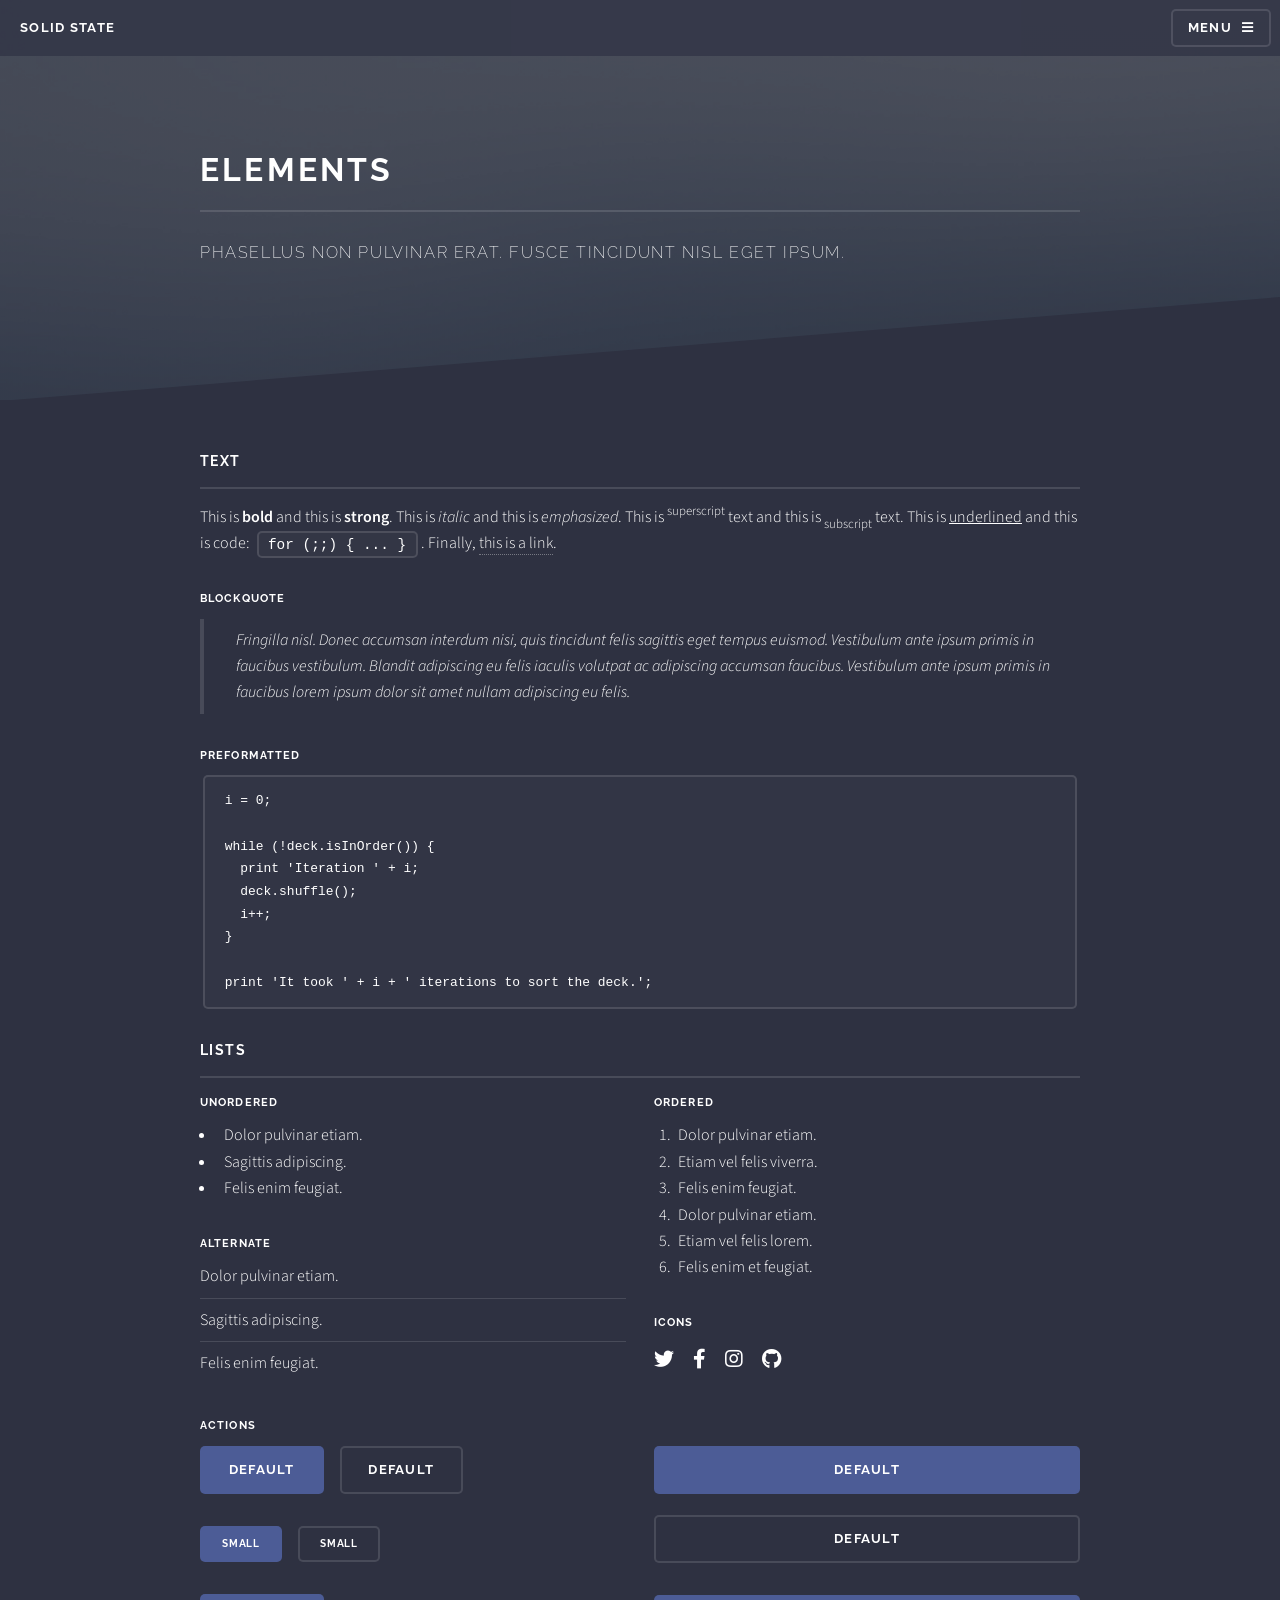
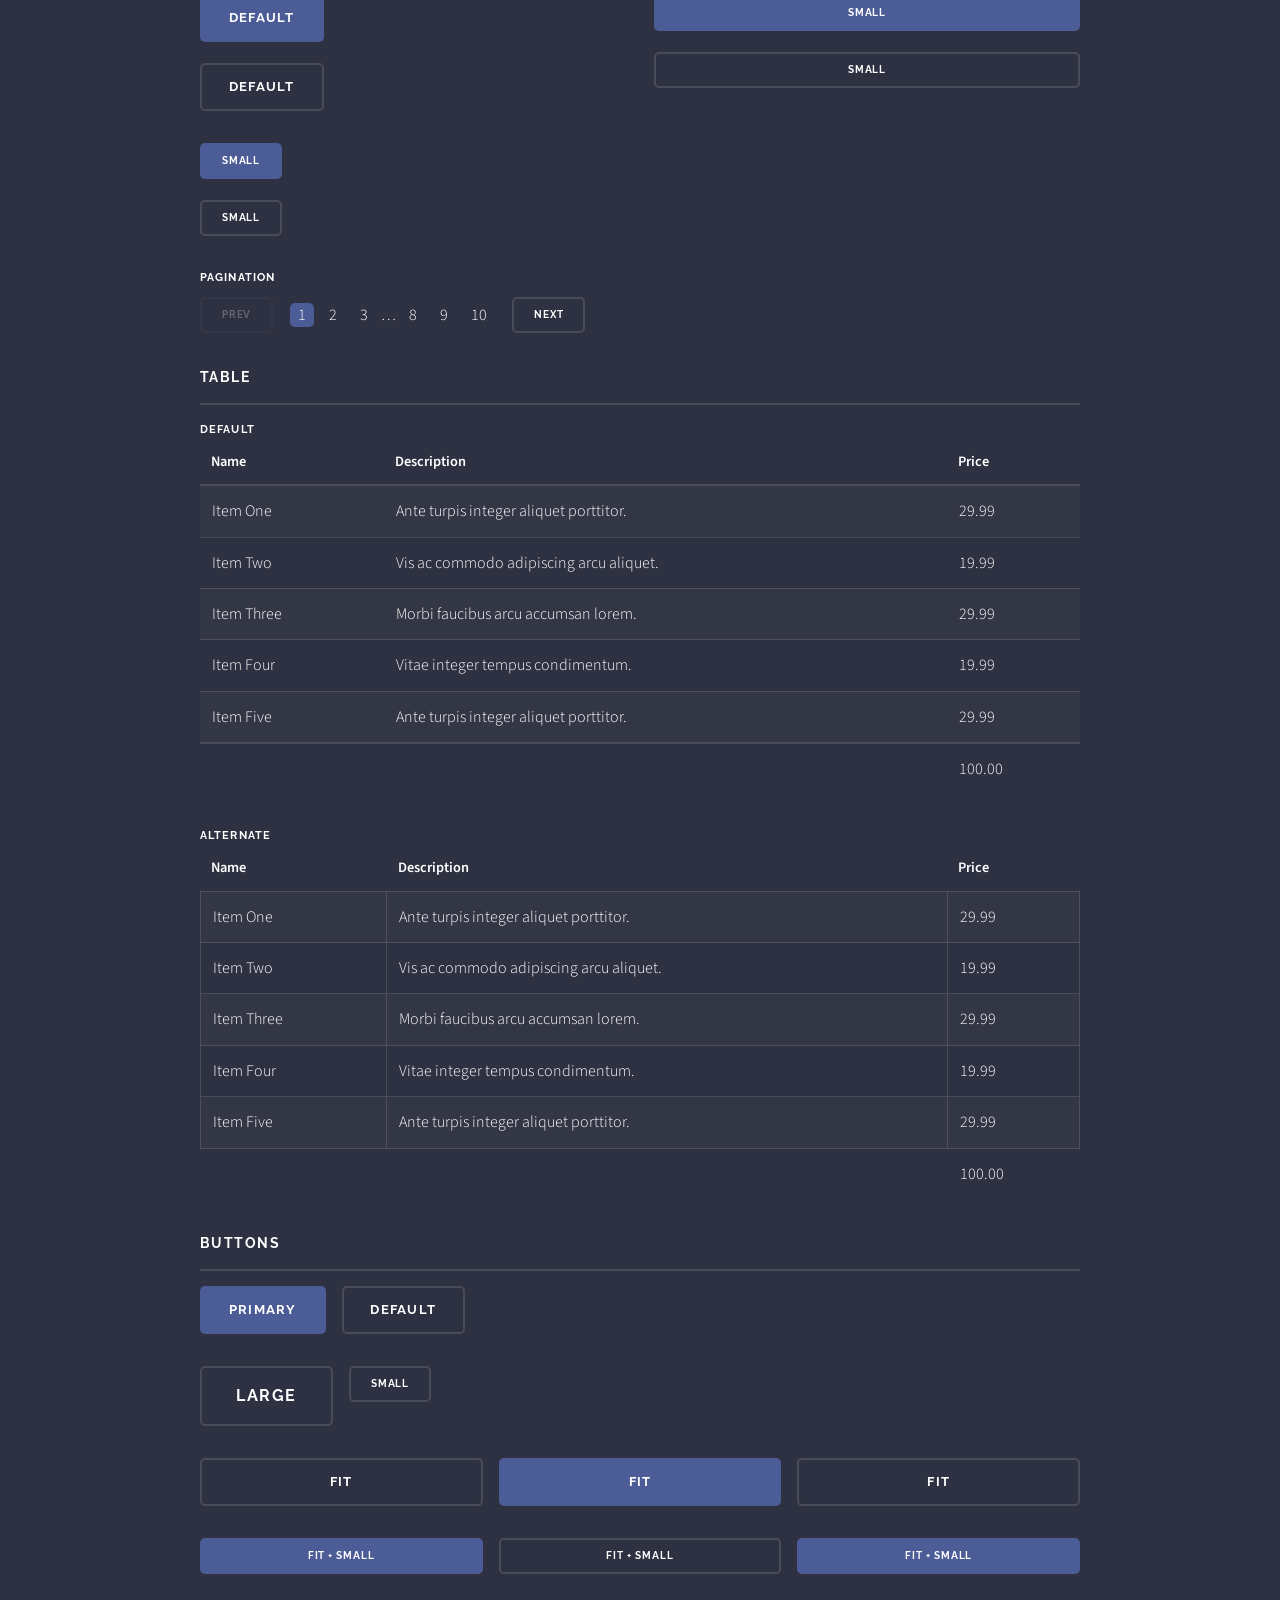
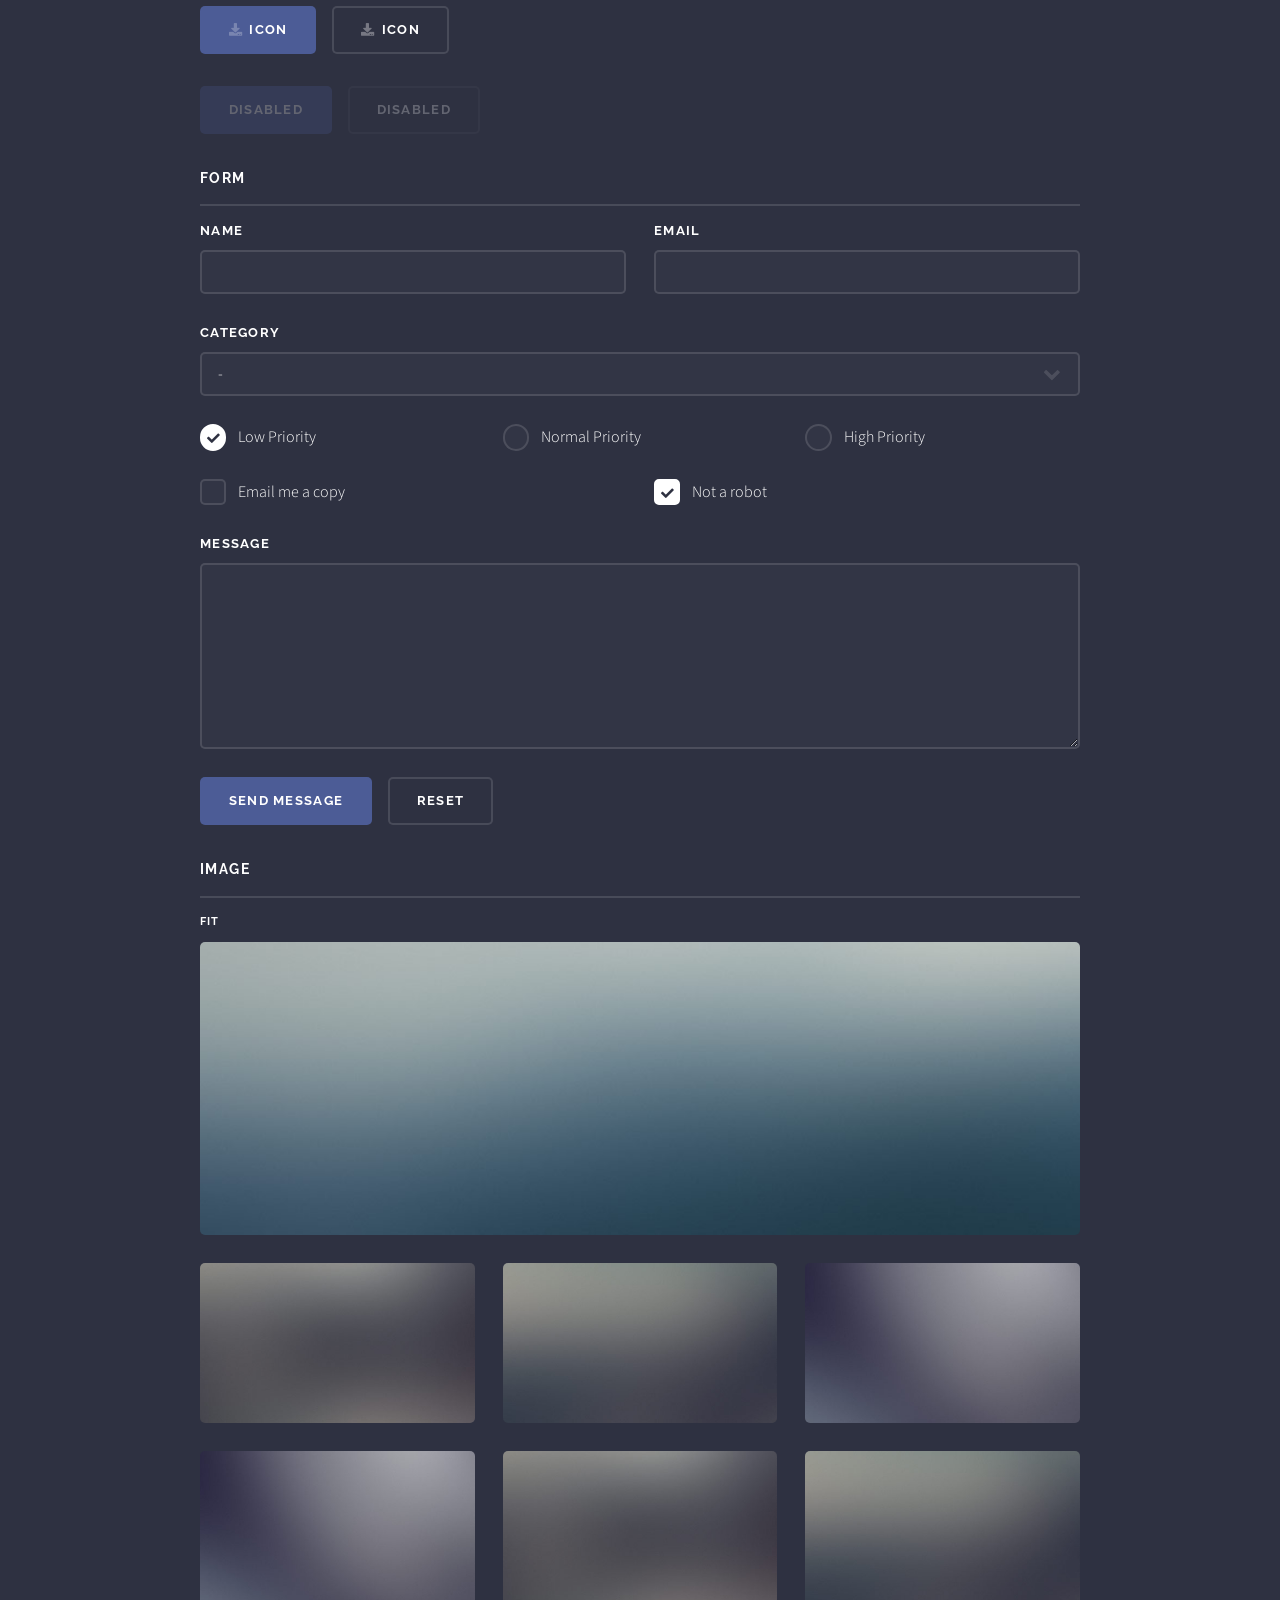
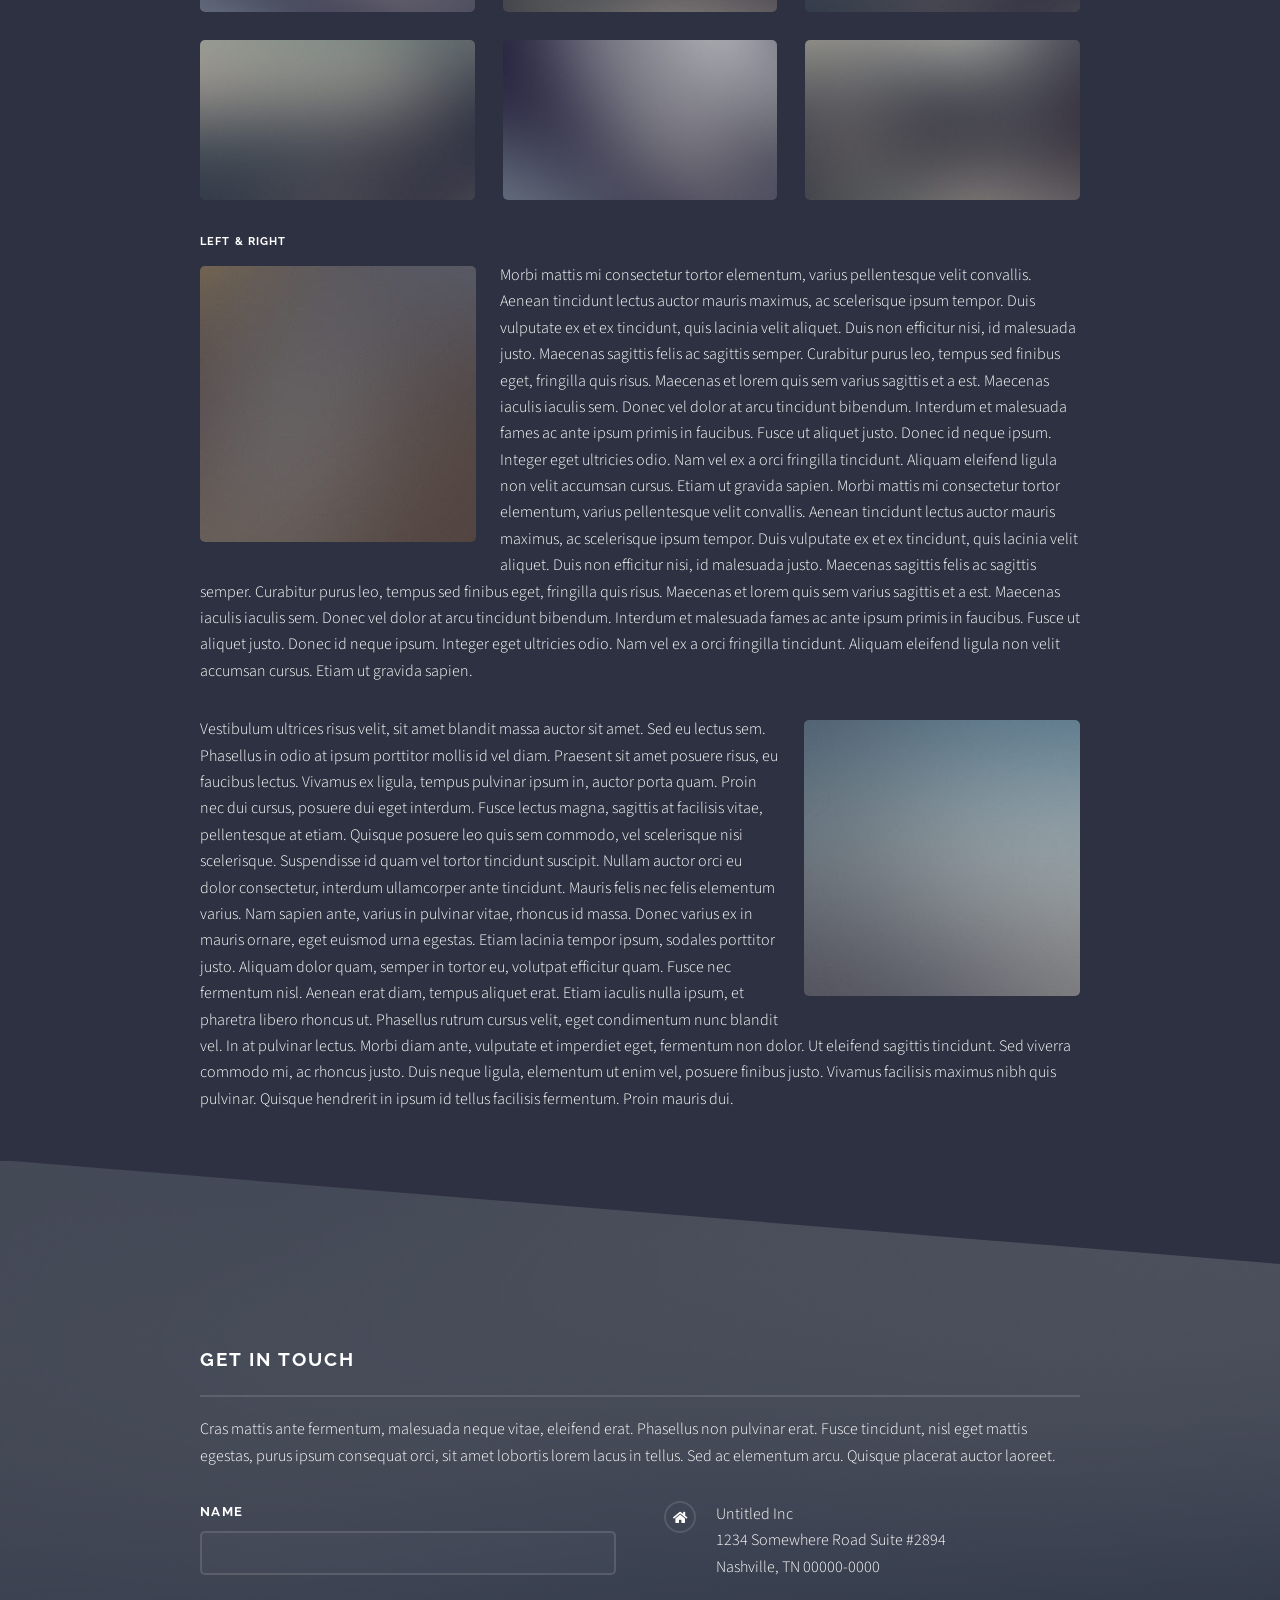
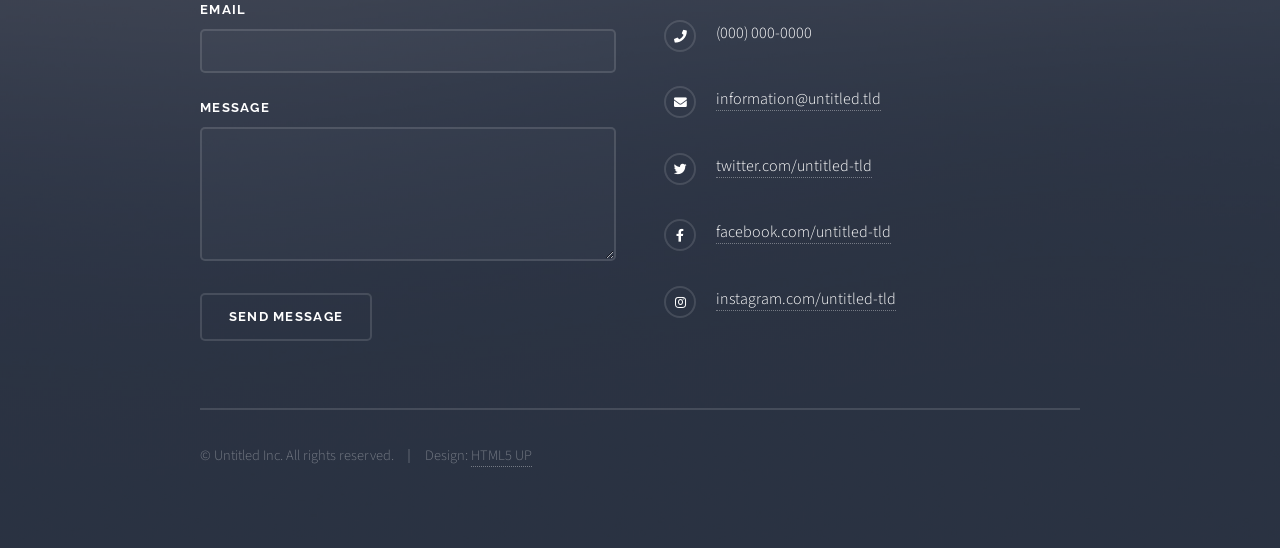
<file: elements.html>
<!DOCTYPE HTML>
<!--
	Solid State by HTML5 UP
	html5up.net | @ajlkn
	Free for personal and commercial use under the CCA 3.0 license (html5up.net/license)
-->
<html>
	<head>
		<title>Elements - Solid State by HTML5 UP</title>
		<meta charset="utf-8" />
		<meta name="viewport" content="width=device-width, initial-scale=1, user-scalable=no" />
		<link rel="stylesheet" href="assets/css/main.css" />
		<noscript><link rel="stylesheet" href="assets/css/noscript.css" /></noscript>
	</head>
	<body class="is-preload">

		<!-- Page Wrapper -->
			<div id="page-wrapper">

				<!-- Header -->
					<header id="header">
						<h1><a href="index.html">Solid State</a></h1>
						<nav>
							<a href="#menu">Menu</a>
						</nav>
					</header>

				<!-- Menu -->
					<nav id="menu">
						<div class="inner">
							<h2>Menu</h2>
							<ul class="links">
								<li><a href="index.html">Home</a></li>
								<li><a href="generic.html">Generic</a></li>
								<li><a href="elements.html">Elements</a></li>
								<li><a href="#">Log In</a></li>
								<li><a href="#">Sign Up</a></li>
							</ul>
							<a href="#" class="close">Close</a>
						</div>
					</nav>

				<!-- Wrapper -->
					<section id="wrapper">
						<header>
							<div class="inner">
								<h2>Elements</h2>
								<p>Phasellus non pulvinar erat. Fusce tincidunt nisl eget ipsum.</p>
							</div>
						</header>

						<!-- Content -->
							<div class="wrapper">
								<div class="inner">

									<section>
										<h3 class="major">Text</h3>
										<p>This is <b>bold</b> and this is <strong>strong</strong>. This is <i>italic</i> and this is <em>emphasized</em>.
										This is <sup>superscript</sup> text and this is <sub>subscript</sub> text.
										This is <u>underlined</u> and this is code: <code>for (;;) { ... }</code>. Finally, <a href="#">this is a link</a>.</p>
										<h4>Blockquote</h4>
										<blockquote>Fringilla nisl. Donec accumsan interdum nisi, quis tincidunt felis sagittis eget tempus euismod. Vestibulum ante ipsum primis in faucibus vestibulum. Blandit adipiscing eu felis iaculis volutpat ac adipiscing accumsan faucibus. Vestibulum ante ipsum primis in faucibus lorem ipsum dolor sit amet nullam adipiscing eu felis.</blockquote>
										<h4>Preformatted</h4>
										<pre><code>i = 0;

while (!deck.isInOrder()) {
  print 'Iteration ' + i;
  deck.shuffle();
  i++;
}

print 'It took ' + i + ' iterations to sort the deck.';</code></pre>
									</section>

									<section>
										<h3 class="major">Lists</h3>
										<div class="row">
											<div class="col-6 col-12-medium">
												<h4>Unordered</h4>
												<ul>
													<li>Dolor pulvinar etiam.</li>
													<li>Sagittis adipiscing.</li>
													<li>Felis enim feugiat.</li>
												</ul>
												<h4>Alternate</h4>
												<ul class="alt">
													<li>Dolor pulvinar etiam.</li>
													<li>Sagittis adipiscing.</li>
													<li>Felis enim feugiat.</li>
												</ul>
											</div>
											<div class="col-6 col-12-medium">
												<h4>Ordered</h4>
												<ol>
													<li>Dolor pulvinar etiam.</li>
													<li>Etiam vel felis viverra.</li>
													<li>Felis enim feugiat.</li>
													<li>Dolor pulvinar etiam.</li>
													<li>Etiam vel felis lorem.</li>
													<li>Felis enim et feugiat.</li>
												</ol>
												<h4>Icons</h4>
												<ul class="icons">
													<li><a href="#" class="icon brands fa-twitter"><span class="label">Twitter</span></a></li>
													<li><a href="#" class="icon brands fa-facebook-f"><span class="label">Facebook</span></a></li>
													<li><a href="#" class="icon brands fa-instagram"><span class="label">Instagram</span></a></li>
													<li><a href="#" class="icon brands fa-github"><span class="label">Github</span></a></li>
												</ul>
											</div>
										</div>
										<h4>Actions</h4>
										<div class="row">
											<div class="col-6 col-12-medium">
												<ul class="actions">
													<li><a href="#" class="button primary">Default</a></li>
													<li><a href="#" class="button">Default</a></li>
												</ul>
												<ul class="actions small">
													<li><a href="#" class="button primary small">Small</a></li>
													<li><a href="#" class="button small">Small</a></li>
												</ul>
												<ul class="actions stacked">
													<li><a href="#" class="button primary">Default</a></li>
													<li><a href="#" class="button">Default</a></li>
												</ul>
												<ul class="actions stacked small">
													<li><a href="#" class="button primary small">Small</a></li>
													<li><a href="#" class="button small">Small</a></li>
												</ul>
											</div>
											<div class="col-6 col-12-medium">
												<ul class="actions stacked">
													<li><a href="#" class="button primary fit">Default</a></li>
													<li><a href="#" class="button fit">Default</a></li>
												</ul>
												<ul class="actions stacked small">
													<li><a href="#" class="button primary small fit">Small</a></li>
													<li><a href="#" class="button small fit">Small</a></li>
												</ul>
											</div>
										</div>
										<h4>Pagination</h4>
										<ul class="pagination">
											<li><span class="button small disabled">Prev</span></li>
											<li><a href="#" class="page active">1</a></li>
											<li><a href="#" class="page">2</a></li>
											<li><a href="#" class="page">3</a></li>
											<li><span>&hellip;</span></li>
											<li><a href="#" class="page">8</a></li>
											<li><a href="#" class="page">9</a></li>
											<li><a href="#" class="page">10</a></li>
											<li><a href="#" class="button small">Next</a></li>
										</ul>
									</section>

									<section>
										<h3 class="major">Table</h3>
										<h4>Default</h4>
										<div class="table-wrapper">
											<table>
												<thead>
													<tr>
														<th>Name</th>
														<th>Description</th>
														<th>Price</th>
													</tr>
												</thead>
												<tbody>
													<tr>
														<td>Item One</td>
														<td>Ante turpis integer aliquet porttitor.</td>
														<td>29.99</td>
													</tr>
													<tr>
														<td>Item Two</td>
														<td>Vis ac commodo adipiscing arcu aliquet.</td>
														<td>19.99</td>
													</tr>
													<tr>
														<td>Item Three</td>
														<td> Morbi faucibus arcu accumsan lorem.</td>
														<td>29.99</td>
													</tr>
													<tr>
														<td>Item Four</td>
														<td>Vitae integer tempus condimentum.</td>
														<td>19.99</td>
													</tr>
													<tr>
														<td>Item Five</td>
														<td>Ante turpis integer aliquet porttitor.</td>
														<td>29.99</td>
													</tr>
												</tbody>
												<tfoot>
													<tr>
														<td colspan="2"></td>
														<td>100.00</td>
													</tr>
												</tfoot>
											</table>
										</div>

										<h4>Alternate</h4>
										<div class="table-wrapper">
											<table class="alt">
												<thead>
													<tr>
														<th>Name</th>
														<th>Description</th>
														<th>Price</th>
													</tr>
												</thead>
												<tbody>
													<tr>
														<td>Item One</td>
														<td>Ante turpis integer aliquet porttitor.</td>
														<td>29.99</td>
													</tr>
													<tr>
														<td>Item Two</td>
														<td>Vis ac commodo adipiscing arcu aliquet.</td>
														<td>19.99</td>
													</tr>
													<tr>
														<td>Item Three</td>
														<td> Morbi faucibus arcu accumsan lorem.</td>
														<td>29.99</td>
													</tr>
													<tr>
														<td>Item Four</td>
														<td>Vitae integer tempus condimentum.</td>
														<td>19.99</td>
													</tr>
													<tr>
														<td>Item Five</td>
														<td>Ante turpis integer aliquet porttitor.</td>
														<td>29.99</td>
													</tr>
												</tbody>
												<tfoot>
													<tr>
														<td colspan="2"></td>
														<td>100.00</td>
													</tr>
												</tfoot>
											</table>
										</div>
									</section>

									<section>
										<h3 class="major">Buttons</h3>
										<ul class="actions">
											<li><a href="#" class="button primary">Primary</a></li>
											<li><a href="#" class="button">Default</a></li>
										</ul>
										<ul class="actions">
											<li><a href="#" class="button large">Large</a></li>
											<li><a href="#" class="button small">Small</a></li>
										</ul>
										<ul class="actions fit">
											<li><a href="#" class="button fit">Fit</a></li>
											<li><a href="#" class="button primary fit">Fit</a></li>
											<li><a href="#" class="button fit">Fit</a></li>
										</ul>
										<ul class="actions fit small">
											<li><a href="#" class="button primary fit small">Fit + Small</a></li>
											<li><a href="#" class="button fit small">Fit + Small</a></li>
											<li><a href="#" class="button primary fit small">Fit + Small</a></li>
										</ul>
										<ul class="actions">
											<li><a href="#" class="button primary icon solid fa-download">Icon</a></li>
											<li><a href="#" class="button icon solid fa-download">Icon</a></li>
										</ul>
										<ul class="actions">
											<li><span class="button primary disabled">Disabled</span></li>
											<li><span class="button disabled">Disabled</span></li>
										</ul>
									</section>

									<section>
										<h3 class="major">Form</h3>
										<form method="post" action="#">
											<div class="row gtr-uniform">
												<div class="col-6 col-12-xsmall">
													<label for="demo-name">Name</label>
													<input type="text" name="demo-name" id="demo-name" value="" />
												</div>
												<div class="col-6 col-12-xsmall">
													<label for="demo-email">Email</label>
													<input type="email" name="demo-email" id="demo-email" value="" />
												</div>
												<div class="col-12">
													<label for="demo-category">Category</label>
													<select name="demo-category" id="demo-category">
														<option value="">-</option>
														<option value="1">Manufacturing</option>
														<option value="1">Shipping</option>
														<option value="1">Administration</option>
														<option value="1">Human Resources</option>
													</select>
												</div>
												<div class="col-4 col-12-small">
													<input type="radio" id="demo-priority-low" name="demo-priority" checked>
													<label for="demo-priority-low">Low Priority</label>
												</div>
												<div class="col-4 col-12-small">
													<input type="radio" id="demo-priority-normal" name="demo-priority">
													<label for="demo-priority-normal">Normal Priority</label>
												</div>
												<div class="col-4 col-12-small">
													<input type="radio" id="demo-priority-high" name="demo-priority">
													<label for="demo-priority-high">High Priority</label>
												</div>
												<div class="col-6 col-12-small">
													<input type="checkbox" id="demo-copy" name="demo-copy">
													<label for="demo-copy">Email me a copy</label>
												</div>
												<div class="col-6 col-12-small">
													<input type="checkbox" id="demo-human" name="demo-human" checked>
													<label for="demo-human">Not a robot</label>
												</div>
												<div class="col-12">
													<label for="demo-message">Message</label>
													<textarea name="demo-message" id="demo-message" rows="6"></textarea>
												</div>
												<div class="col-12">
													<ul class="actions">
														<li><input type="submit" value="Send Message" class="primary" /></li>
														<li><input type="reset" value="Reset" /></li>
													</ul>
												</div>
											</div>
										</form>
									</section>

									<section>
										<h3 class="major">Image</h3>
										<h4>Fit</h4>
										<div class="box alt">
											<div class="row gtr-uniform">
												<div class="col-12"><span class="image fit"><img src="images/pic08.jpg" alt="" /></span></div>
												<div class="col-4"><span class="image fit"><img src="images/pic05.jpg" alt="" /></span></div>
												<div class="col-4"><span class="image fit"><img src="images/pic06.jpg" alt="" /></span></div>
												<div class="col-4"><span class="image fit"><img src="images/pic07.jpg" alt="" /></span></div>
												<div class="col-4"><span class="image fit"><img src="images/pic07.jpg" alt="" /></span></div>
												<div class="col-4"><span class="image fit"><img src="images/pic05.jpg" alt="" /></span></div>
												<div class="col-4"><span class="image fit"><img src="images/pic06.jpg" alt="" /></span></div>
												<div class="col-4"><span class="image fit"><img src="images/pic06.jpg" alt="" /></span></div>
												<div class="col-4"><span class="image fit"><img src="images/pic07.jpg" alt="" /></span></div>
												<div class="col-4"><span class="image fit"><img src="images/pic05.jpg" alt="" /></span></div>
											</div>
										</div>
										<h4>Left &amp; Right</h4>
										<p><span class="image left"><img src="images/pic01.jpg" alt="" /></span>Morbi mattis mi consectetur tortor elementum, varius pellentesque velit convallis. Aenean tincidunt lectus auctor mauris maximus, ac scelerisque ipsum tempor. Duis vulputate ex et ex tincidunt, quis lacinia velit aliquet. Duis non efficitur nisi, id malesuada justo. Maecenas sagittis felis ac sagittis semper. Curabitur purus leo, tempus sed finibus eget, fringilla quis risus. Maecenas et lorem quis sem varius sagittis et a est. Maecenas iaculis iaculis sem. Donec vel dolor at arcu tincidunt bibendum. Interdum et malesuada fames ac ante ipsum primis in faucibus. Fusce ut aliquet justo. Donec id neque ipsum. Integer eget ultricies odio. Nam vel ex a orci fringilla tincidunt. Aliquam eleifend ligula non velit accumsan cursus. Etiam ut gravida sapien. Morbi mattis mi consectetur tortor elementum, varius pellentesque velit convallis. Aenean tincidunt lectus auctor mauris maximus, ac scelerisque ipsum tempor. Duis vulputate ex et ex tincidunt, quis lacinia velit aliquet. Duis non efficitur nisi, id malesuada justo. Maecenas sagittis felis ac sagittis semper. Curabitur purus leo, tempus sed finibus eget, fringilla quis risus. Maecenas et lorem quis sem varius sagittis et a est. Maecenas iaculis iaculis sem. Donec vel dolor at arcu tincidunt bibendum. Interdum et malesuada fames ac ante ipsum primis in faucibus. Fusce ut aliquet justo. Donec id neque ipsum. Integer eget ultricies odio. Nam vel ex a orci fringilla tincidunt. Aliquam eleifend ligula non velit accumsan cursus. Etiam ut gravida sapien.</p>
										<p><span class="image right"><img src="images/pic02.jpg" alt="" /></span>Vestibulum ultrices risus velit, sit amet blandit massa auctor sit amet. Sed eu lectus sem. Phasellus in odio at ipsum porttitor mollis id vel diam. Praesent sit amet posuere risus, eu faucibus lectus. Vivamus ex ligula, tempus pulvinar ipsum in, auctor porta quam. Proin nec dui cursus, posuere dui eget interdum. Fusce lectus magna, sagittis at facilisis vitae, pellentesque at etiam. Quisque posuere leo quis sem commodo, vel scelerisque nisi scelerisque. Suspendisse id quam vel tortor tincidunt suscipit. Nullam auctor orci eu dolor consectetur, interdum ullamcorper ante tincidunt. Mauris felis nec felis elementum varius. Nam sapien ante, varius in pulvinar vitae, rhoncus id massa. Donec varius ex in mauris ornare, eget euismod urna egestas. Etiam lacinia tempor ipsum, sodales porttitor justo. Aliquam dolor quam, semper in tortor eu, volutpat efficitur quam. Fusce nec fermentum nisl. Aenean erat diam, tempus aliquet erat. Etiam iaculis nulla ipsum, et pharetra libero rhoncus ut. Phasellus rutrum cursus velit, eget condimentum nunc blandit vel. In at pulvinar lectus. Morbi diam ante, vulputate et imperdiet eget, fermentum non dolor. Ut eleifend sagittis tincidunt. Sed viverra commodo mi, ac rhoncus justo. Duis neque ligula, elementum ut enim vel, posuere finibus justo. Vivamus facilisis maximus nibh quis pulvinar. Quisque hendrerit in ipsum id tellus facilisis fermentum. Proin mauris dui.</p>
									</section>

								</div>
							</div>

					</section>

				<!-- Footer -->
					<section id="footer">
						<div class="inner">
							<h2 class="major">Get in touch</h2>
							<p>Cras mattis ante fermentum, malesuada neque vitae, eleifend erat. Phasellus non pulvinar erat. Fusce tincidunt, nisl eget mattis egestas, purus ipsum consequat orci, sit amet lobortis lorem lacus in tellus. Sed ac elementum arcu. Quisque placerat auctor laoreet.</p>
							<form method="post" action="#">
								<div class="fields">
									<div class="field">
										<label for="name">Name</label>
										<input type="text" name="name" id="name" />
									</div>
									<div class="field">
										<label for="email">Email</label>
										<input type="email" name="email" id="email" />
									</div>
									<div class="field">
										<label for="message">Message</label>
										<textarea name="message" id="message" rows="4"></textarea>
									</div>
								</div>
								<ul class="actions">
									<li><input type="submit" value="Send Message" /></li>
								</ul>
							</form>
							<ul class="contact">
								<li class="icon solid fa-home">
									Untitled Inc<br />
									1234 Somewhere Road Suite #2894<br />
									Nashville, TN 00000-0000
								</li>
								<li class="icon solid fa-phone">(000) 000-0000</li>
								<li class="icon solid fa-envelope"><a href="#">information@untitled.tld</a></li>
								<li class="icon brands fa-twitter"><a href="#">twitter.com/untitled-tld</a></li>
								<li class="icon brands fa-facebook-f"><a href="#">facebook.com/untitled-tld</a></li>
								<li class="icon brands fa-instagram"><a href="#">instagram.com/untitled-tld</a></li>
							</ul>
							<ul class="copyright">
								<li>&copy; Untitled Inc. All rights reserved.</li><li>Design: <a href="http://html5up.net">HTML5 UP</a></li>
							</ul>
						</div>
					</section>

			</div>

		<!-- Scripts -->
			<script src="assets/js/jquery.min.js"></script>
			<script src="assets/js/jquery.scrollex.min.js"></script>
			<script src="assets/js/browser.min.js"></script>
			<script src="assets/js/breakpoints.min.js"></script>
			<script src="assets/js/util.js"></script>
			<script src="assets/js/main.js"></script>

	</body>
</html>
</file>
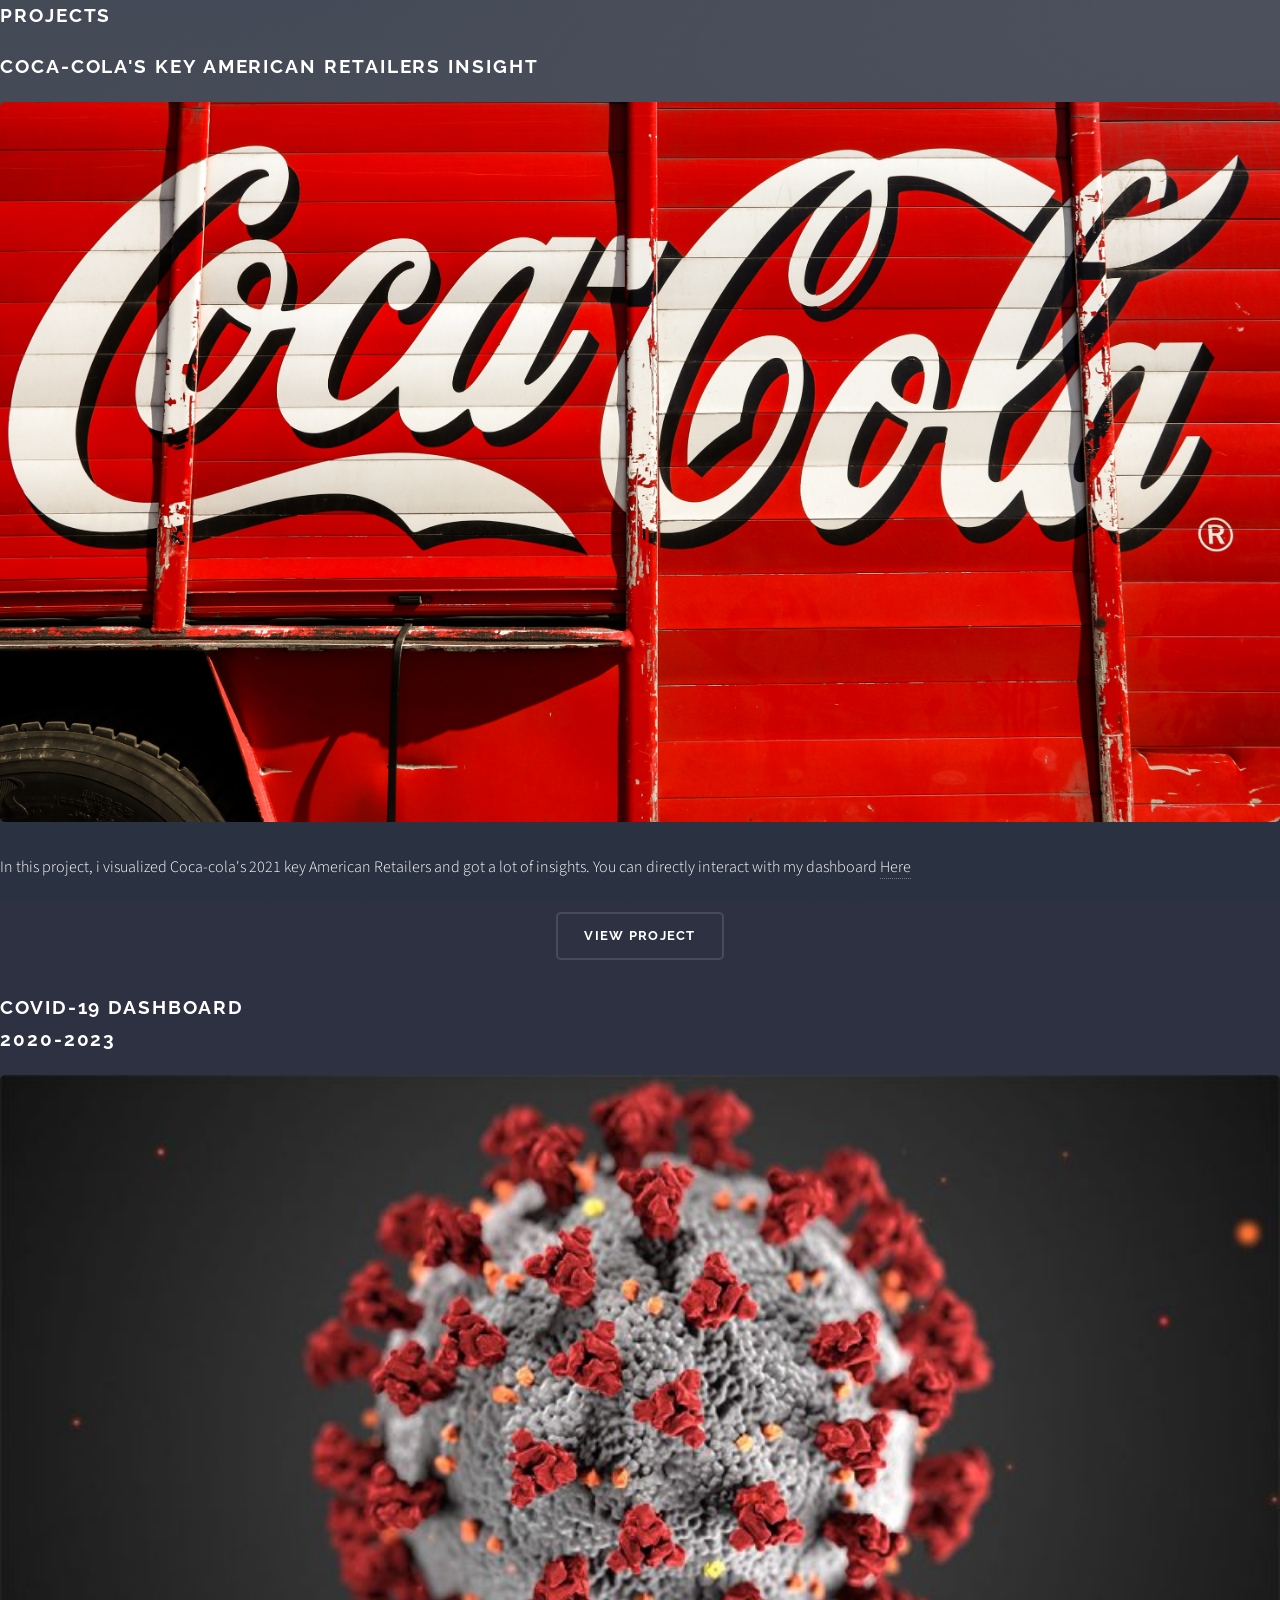
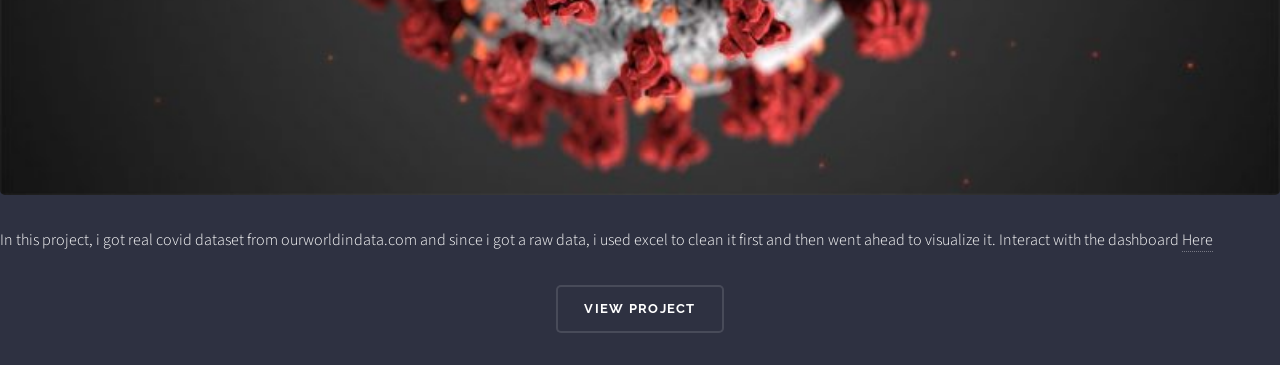
<file: excel.html>
<!DOCTYPE HTML>

<html>
	<head>
		<title>Ikana's Portfolio</title>
		<meta charset="utf-8" />
		<meta name="viewport" content="width=device-width, initial-scale=1, user-scalable=no" />
		<link rel="stylesheet" href="assets/css/main.css" />
		<noscript><link rel="stylesheet" href="assets/css/noscript.css" /></noscript>
	</head>
	<body class="is-preload">

		<!-- Wrapper -->
			<div id="wrapper" class="fade-in">

				<!-- Main -->
					<div id="main">
                        <h2>Projects</h2>
						<!-- Posts -->
							<section class="posts">
								<article>
									<header>
										<h2>Coca-cola's Key American Retailers Insight</h2>
									</header>
							        <img src="images/Coca-cola.jpg" alt="" class="image fit">
									<p>In this project, i visualized Coca-cola's 2021 key American Retailers and got a lot of insights. You can directly
                                        interact with my dashboard <a href="https://1drv.ms/x/s!AmZ_QZtt_SEllizJ7Q6Wh9rxA8Ox">Here</a>
									</p>
									<ul class="actions special">
										<li><a href="https://github.com/Ikanabasi/Coca-cola-Data_Visualization" class="button">View Project</a></li>
									</ul>
								</article>
								<article>
									<header>
										<h2>Covid-19 Dashboard 
											<br>2020-2023
										</h2>
									</header>
							        <img src="images/covid.jpg" alt="" class="image fit">
									<p>In this project, i got real covid dataset from ourworldindata.com and since i got a raw data, i used excel to clean it first
										and then went ahead to visualize it. Interact with the dashboard <a href="https://1drv.ms/x/s!AmZ_QZtt_SElmw4--tNk9wT5V_gG">Here</a>
									</p>
									<ul class="actions special">
										<li><a href="https://github.com/Ikanabasi/Covid-19-Data_visualization" class="button">View Project</a></li>
									</ul>
								</article>
							</section>

					</div>

			</div>

		<!-- Scripts -->
			<script src="assets/js/jquery.min.js"></script>
			<script src="assets/js/jquery.scrollex.min.js"></script>
			<script src="assets/js/jquery.scrolly.min.js"></script>
			<script src="assets/js/browser.min.js"></script>
			<script src="assets/js/breakpoints.min.js"></script>
			<script src="assets/js/util.js"></script>
			<script src="assets/js/main.js"></script>

	</body>
</html>
</file>
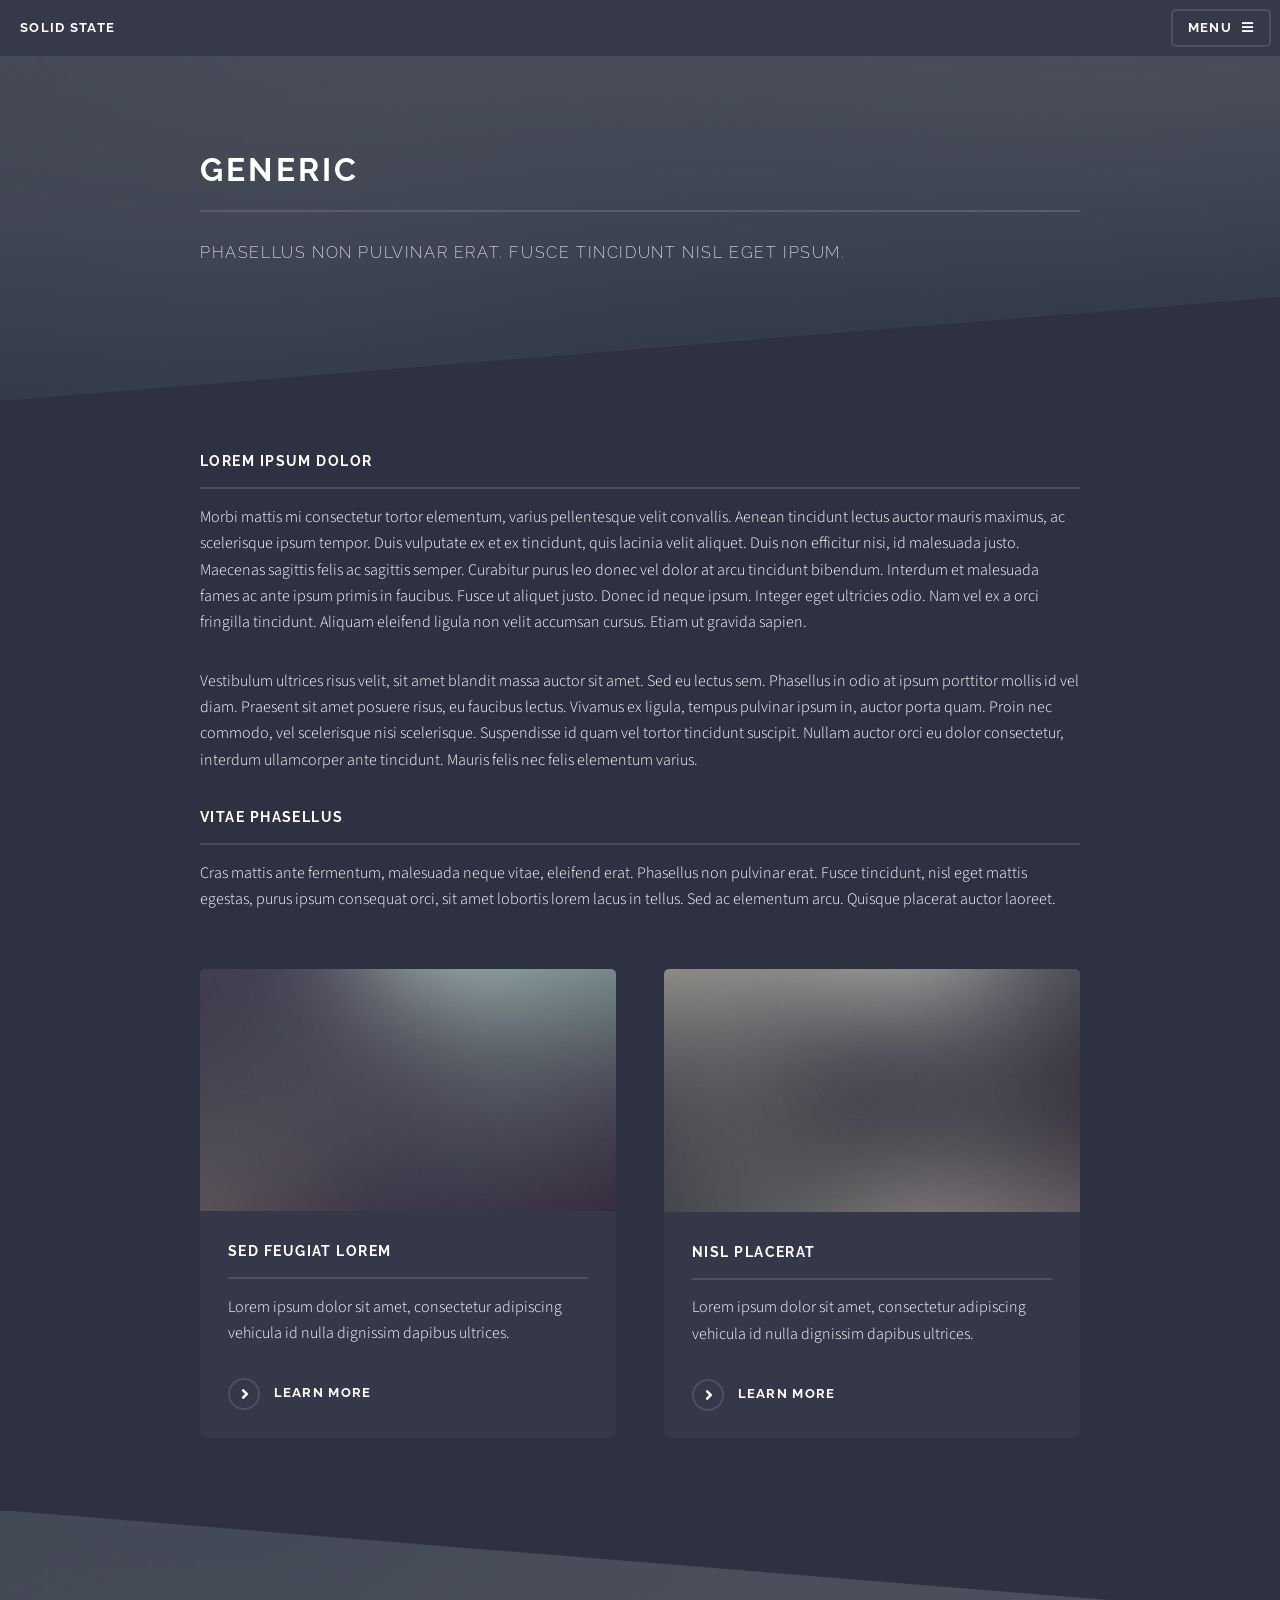
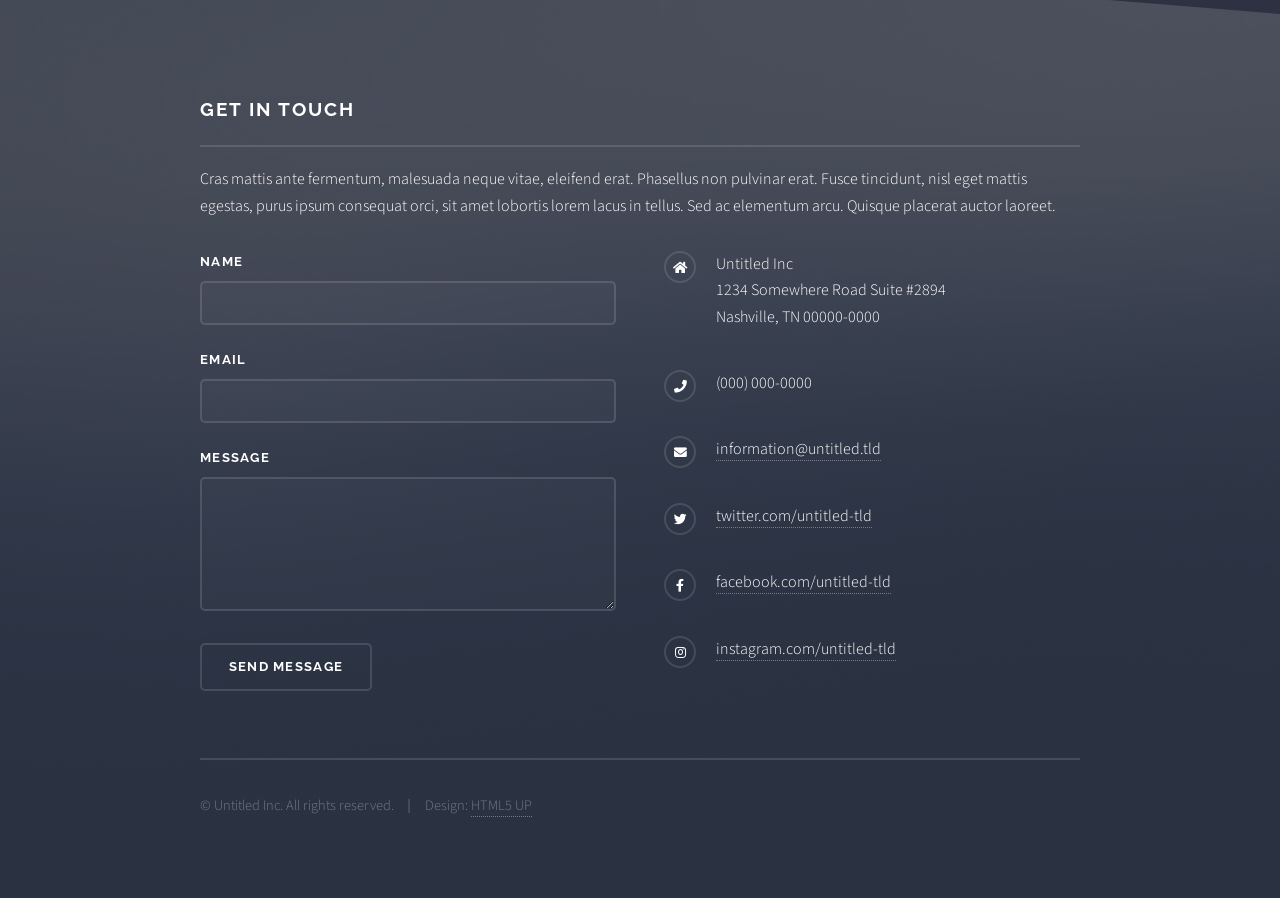
<file: generic.html>
<!DOCTYPE HTML>
<!--
	Solid State by HTML5 UP
	html5up.net | @ajlkn
	Free for personal and commercial use under the CCA 3.0 license (html5up.net/license)
-->
<html>
	<head>
		<title>Generic - Solid State by HTML5 UP</title>
		<meta charset="utf-8" />
		<meta name="viewport" content="width=device-width, initial-scale=1, user-scalable=no" />
		<link rel="stylesheet" href="assets/css/main.css" />
		<noscript><link rel="stylesheet" href="assets/css/noscript.css" /></noscript>
	</head>
	<body class="is-preload">

		<!-- Page Wrapper -->
			<div id="page-wrapper">

				<!-- Header -->
					<header id="header">
						<h1><a href="index.html">Solid State</a></h1>
						<nav>
							<a href="#menu">Menu</a>
						</nav>
					</header>

				<!-- Menu -->
					<nav id="menu">
						<div class="inner">
							<h2>Menu</h2>
							<ul class="links">
								<li><a href="index.html">Home</a></li>
								<li><a href="generic.html">Generic</a></li>
								<li><a href="elements.html">Elements</a></li>
								<li><a href="#">Log In</a></li>
								<li><a href="#">Sign Up</a></li>
							</ul>
							<a href="#" class="close">Close</a>
						</div>
					</nav>

				<!-- Wrapper -->
					<section id="wrapper">
						<header>
							<div class="inner">
								<h2>Generic</h2>
								<p>Phasellus non pulvinar erat. Fusce tincidunt nisl eget ipsum.</p>
							</div>
						</header>

						<!-- Content -->
							<div class="wrapper">
								<div class="inner">

									<h3 class="major">Lorem ipsum dolor</h3>
									<p>Morbi mattis mi consectetur tortor elementum, varius pellentesque velit convallis. Aenean tincidunt lectus auctor mauris maximus, ac scelerisque ipsum tempor. Duis vulputate ex et ex tincidunt, quis lacinia velit aliquet. Duis non efficitur nisi, id malesuada justo. Maecenas sagittis felis ac sagittis semper. Curabitur purus leo donec vel dolor at arcu tincidunt bibendum. Interdum et malesuada fames ac ante ipsum primis in faucibus. Fusce ut aliquet justo. Donec id neque ipsum. Integer eget ultricies odio. Nam vel ex a orci fringilla tincidunt. Aliquam eleifend ligula non velit accumsan cursus. Etiam ut gravida sapien.</p>

									<p>Vestibulum ultrices risus velit, sit amet blandit massa auctor sit amet. Sed eu lectus sem. Phasellus in odio at ipsum porttitor mollis id vel diam. Praesent sit amet posuere risus, eu faucibus lectus. Vivamus ex ligula, tempus pulvinar ipsum in, auctor porta quam. Proin nec commodo, vel scelerisque nisi scelerisque. Suspendisse id quam vel tortor tincidunt suscipit. Nullam auctor orci eu dolor consectetur, interdum ullamcorper ante tincidunt. Mauris felis nec felis elementum varius.</p>

									<h3 class="major">Vitae phasellus</h3>
									<p>Cras mattis ante fermentum, malesuada neque vitae, eleifend erat. Phasellus non pulvinar erat. Fusce tincidunt, nisl eget mattis egestas, purus ipsum consequat orci, sit amet lobortis lorem lacus in tellus. Sed ac elementum arcu. Quisque placerat auctor laoreet.</p>

									<section class="features">
										<article>
											<a href="#" class="image"><img src="images/pic04.jpg" alt="" /></a>
											<h3 class="major">Sed feugiat lorem</h3>
											<p>Lorem ipsum dolor sit amet, consectetur adipiscing vehicula id nulla dignissim dapibus ultrices.</p>
											<a href="#" class="special">Learn more</a>
										</article>
										<article>
											<a href="#" class="image"><img src="images/pic05.jpg" alt="" /></a>
											<h3 class="major">Nisl placerat</h3>
											<p>Lorem ipsum dolor sit amet, consectetur adipiscing vehicula id nulla dignissim dapibus ultrices.</p>
											<a href="#" class="special">Learn more</a>
										</article>
									</section>

								</div>
							</div>

					</section>

				<!-- Footer -->
					<section id="footer">
						<div class="inner">
							<h2 class="major">Get in touch</h2>
							<p>Cras mattis ante fermentum, malesuada neque vitae, eleifend erat. Phasellus non pulvinar erat. Fusce tincidunt, nisl eget mattis egestas, purus ipsum consequat orci, sit amet lobortis lorem lacus in tellus. Sed ac elementum arcu. Quisque placerat auctor laoreet.</p>
							<form method="post" action="#">
								<div class="fields">
									<div class="field">
										<label for="name">Name</label>
										<input type="text" name="name" id="name" />
									</div>
									<div class="field">
										<label for="email">Email</label>
										<input type="email" name="email" id="email" />
									</div>
									<div class="field">
										<label for="message">Message</label>
										<textarea name="message" id="message" rows="4"></textarea>
									</div>
								</div>
								<ul class="actions">
									<li><input type="submit" value="Send Message" /></li>
								</ul>
							</form>
							<ul class="contact">
								<li class="icon solid fa-home">
									Untitled Inc<br />
									1234 Somewhere Road Suite #2894<br />
									Nashville, TN 00000-0000
								</li>
								<li class="icon solid fa-phone">(000) 000-0000</li>
								<li class="icon solid fa-envelope"><a href="#">information@untitled.tld</a></li>
								<li class="icon brands fa-twitter"><a href="#">twitter.com/untitled-tld</a></li>
								<li class="icon brands fa-facebook-f"><a href="#">facebook.com/untitled-tld</a></li>
								<li class="icon brands fa-instagram"><a href="#">instagram.com/untitled-tld</a></li>
							</ul>
							<ul class="copyright">
								<li>&copy; Untitled Inc. All rights reserved.</li><li>Design: <a href="http://html5up.net">HTML5 UP</a></li>
							</ul>
						</div>
					</section>

			</div>

		<!-- Scripts -->
			<script src="assets/js/jquery.min.js"></script>
			<script src="assets/js/jquery.scrollex.min.js"></script>
			<script src="assets/js/browser.min.js"></script>
			<script src="assets/js/breakpoints.min.js"></script>
			<script src="assets/js/util.js"></script>
			<script src="assets/js/main.js"></script>

	</body>
</html>
</file>
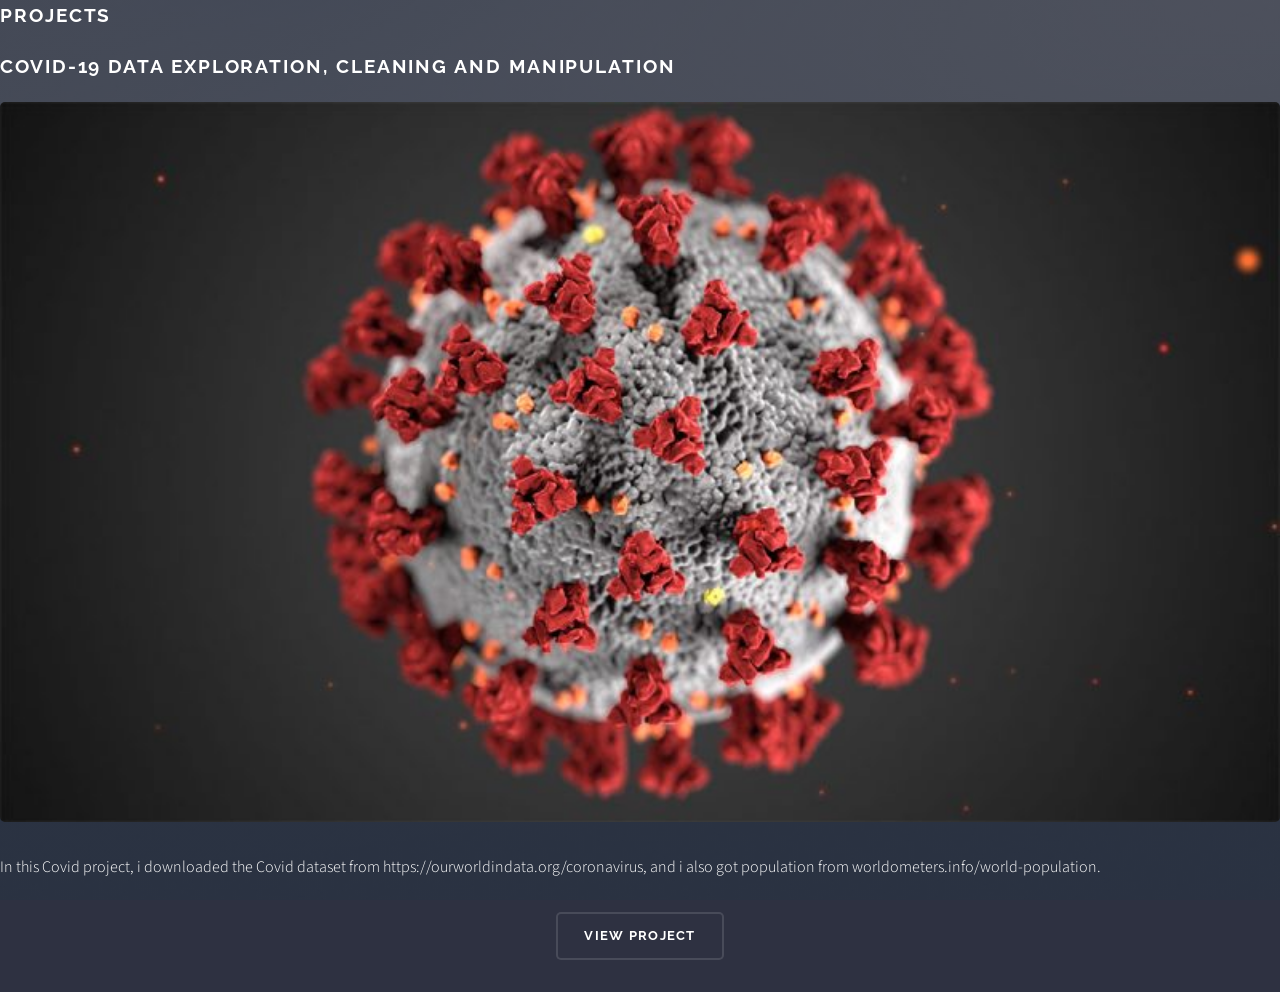
<file: sql.html>
<!DOCTYPE HTML>

<html>
	<head>
		<title>Ikana's Portfolio</title>
		<meta charset="utf-8" />
		<meta name="viewport" content="width=device-width, initial-scale=1, user-scalable=no" />
		<link rel="stylesheet" href="assets/css/main.css" />
		<noscript><link rel="stylesheet" href="assets/css/noscript.css" /></noscript>
	</head>
	<body class="is-preload">

		

		<!-- Wrapper -->
			<div id="wrapper" class="fade-in">

				<!-- Main -->
					<div id="main">
                         <h2>Projects</h2>
						<!-- Posts -->
							<section class="posts">
								<article>
									<header>
										<h2>COVID-19 Data Exploration, Cleaning and Manipulation</h2>
									</header>
							        <img src="images/covid.jpg" alt="" class="image fit">
									<p>In this Covid project, i downloaded the Covid dataset from https://ourworldindata.org/coronavirus, and
                                       i also got population <datagrid></datagrid> from worldometers.info/world-population. 
									</p>
									<ul class="actions special">
										<li><a href="https://medium.com/@ikanabasi123/covid-19-data-cleaning-and-exploration-with-sql-b99ea2e3b5da" class="button">View Project</a></li>
									</ul>
								</article>
								<!-- <article>
									<header>
										<h2>Excel Projects</h2>
									</header>
									<img src="images/excellogo2.jpg" alt="" class="image fit"/>
									<p>This contains all my microsoft excel data projects like Data_cleaning, Exploratory Data Analysis(EDA), 
										Data Visualization using pivot charts.
									</p>
									<ul class="actions special">
										<li><a href="#" class="button">View Project</a></li>
									</ul>
								</article>
								<article>
									<header>
										<h2>Sql Projects</h2>
									</header>
									<img src="images/sqllogo2.jpg" alt="" class="image fit"/>
									<p>This contains all my sql data projects like Exploratory Data Analysis(EDA), Data_cleaning using MySQL server.</p>
									<ul class="actions special">
										<li><a href="#" class="button">View Project</a></li>
									</ul>
								</article>
								<article>
									<header>
										<h2>PowerBi Projects</h2>
									</header>
									<img src="images/powerbi3.png" alt="" class="image fit"/>
									<p>This contains all my microsoft PowerBi projects like Data cleaning using power query and Data Visualization.</p>
									<ul class="actions special">
										<li><a href="#" class="button">View Project</a></li>
									</ul>
								</article>
								<article>
									<header>
										<h2>Tableau Projects</h2>
									</header>
									<img src="images/tableau.jpg" alt="" class="image fit"/>
									<p>These contains all my tableau projects like Data Visualization</p>
									<ul class="actions special">
										<li><a href="#" class="button">View Project</a></li>
									</ul>
								</article> --> 
							</section>

					</div>

			</div>

		<!-- Scripts -->
			<script src="assets/js/jquery.min.js"></script>
			<script src="assets/js/jquery.scrollex.min.js"></script>
			<script src="assets/js/jquery.scrolly.min.js"></script>
			<script src="assets/js/browser.min.js"></script>
			<script src="assets/js/breakpoints.min.js"></script>
			<script src="assets/js/util.js"></script>
			<script src="assets/js/main.js"></script>

	</body>
</html>
</file>
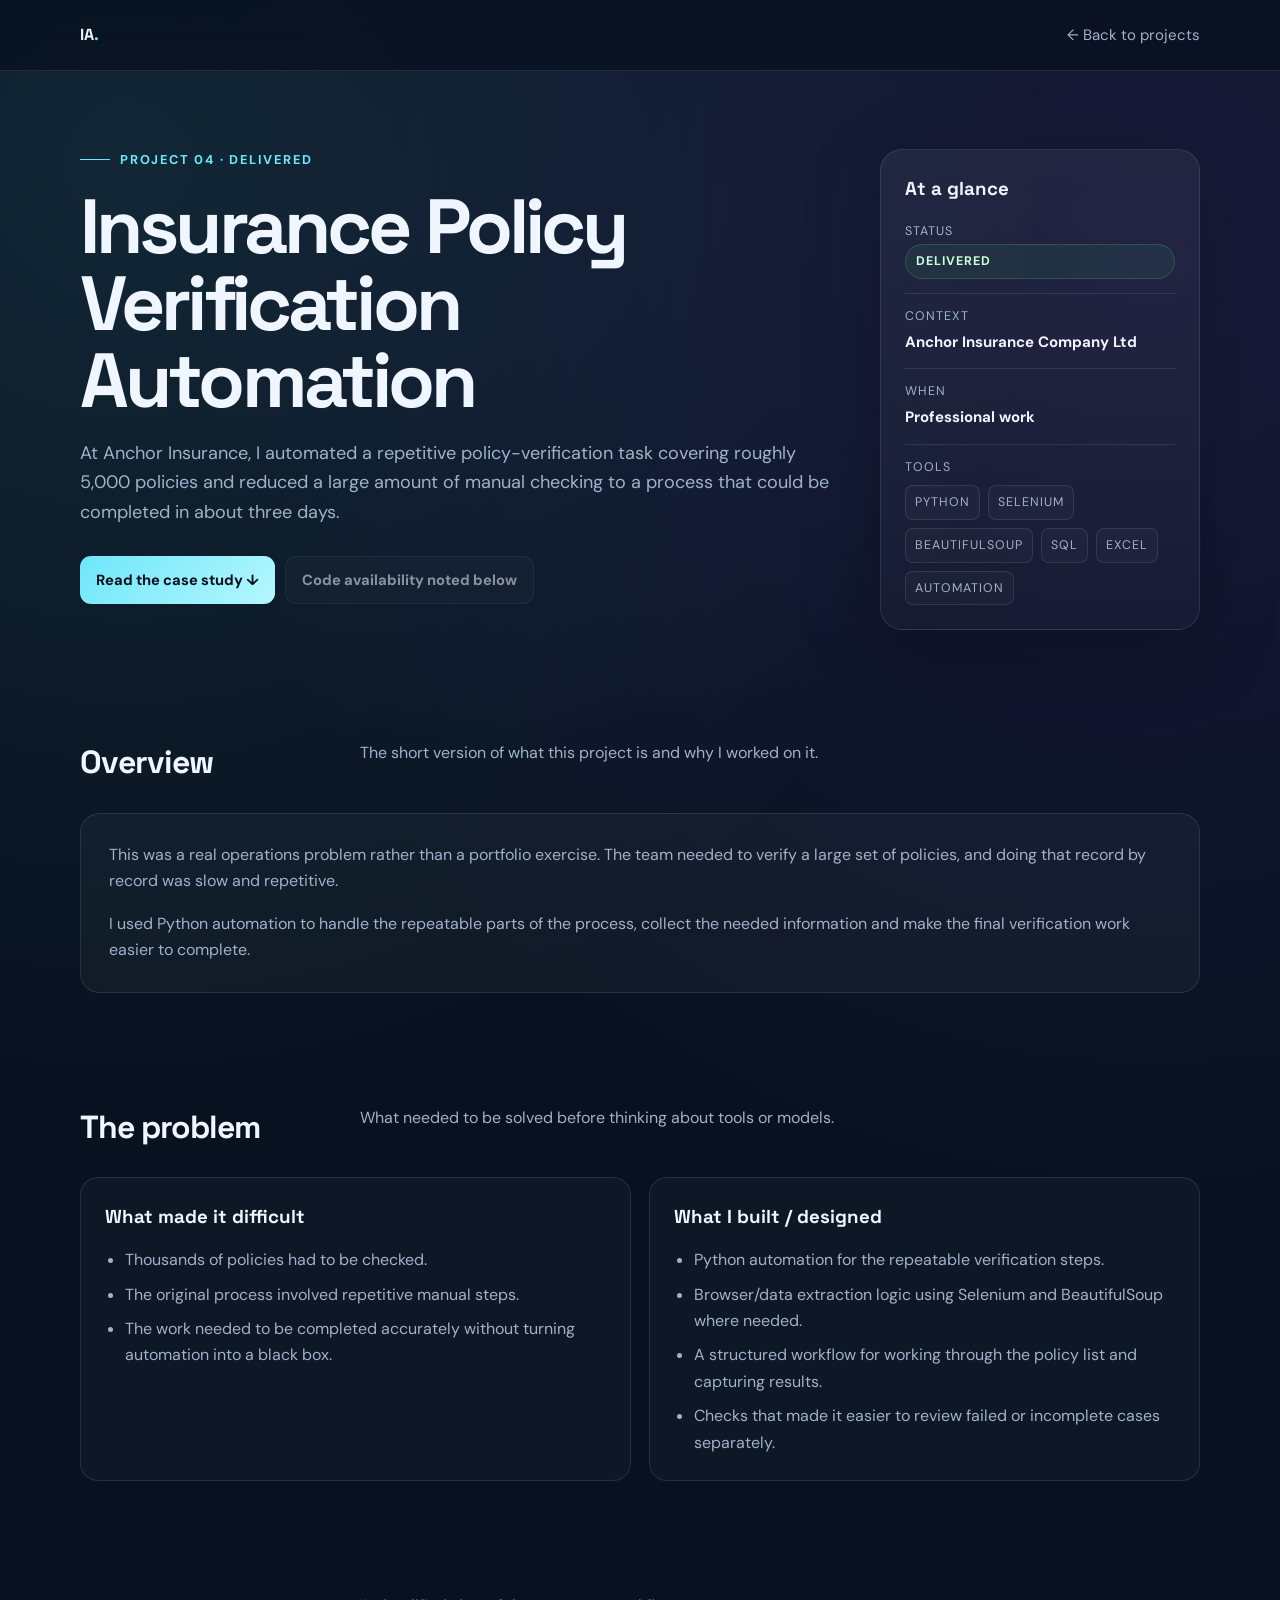
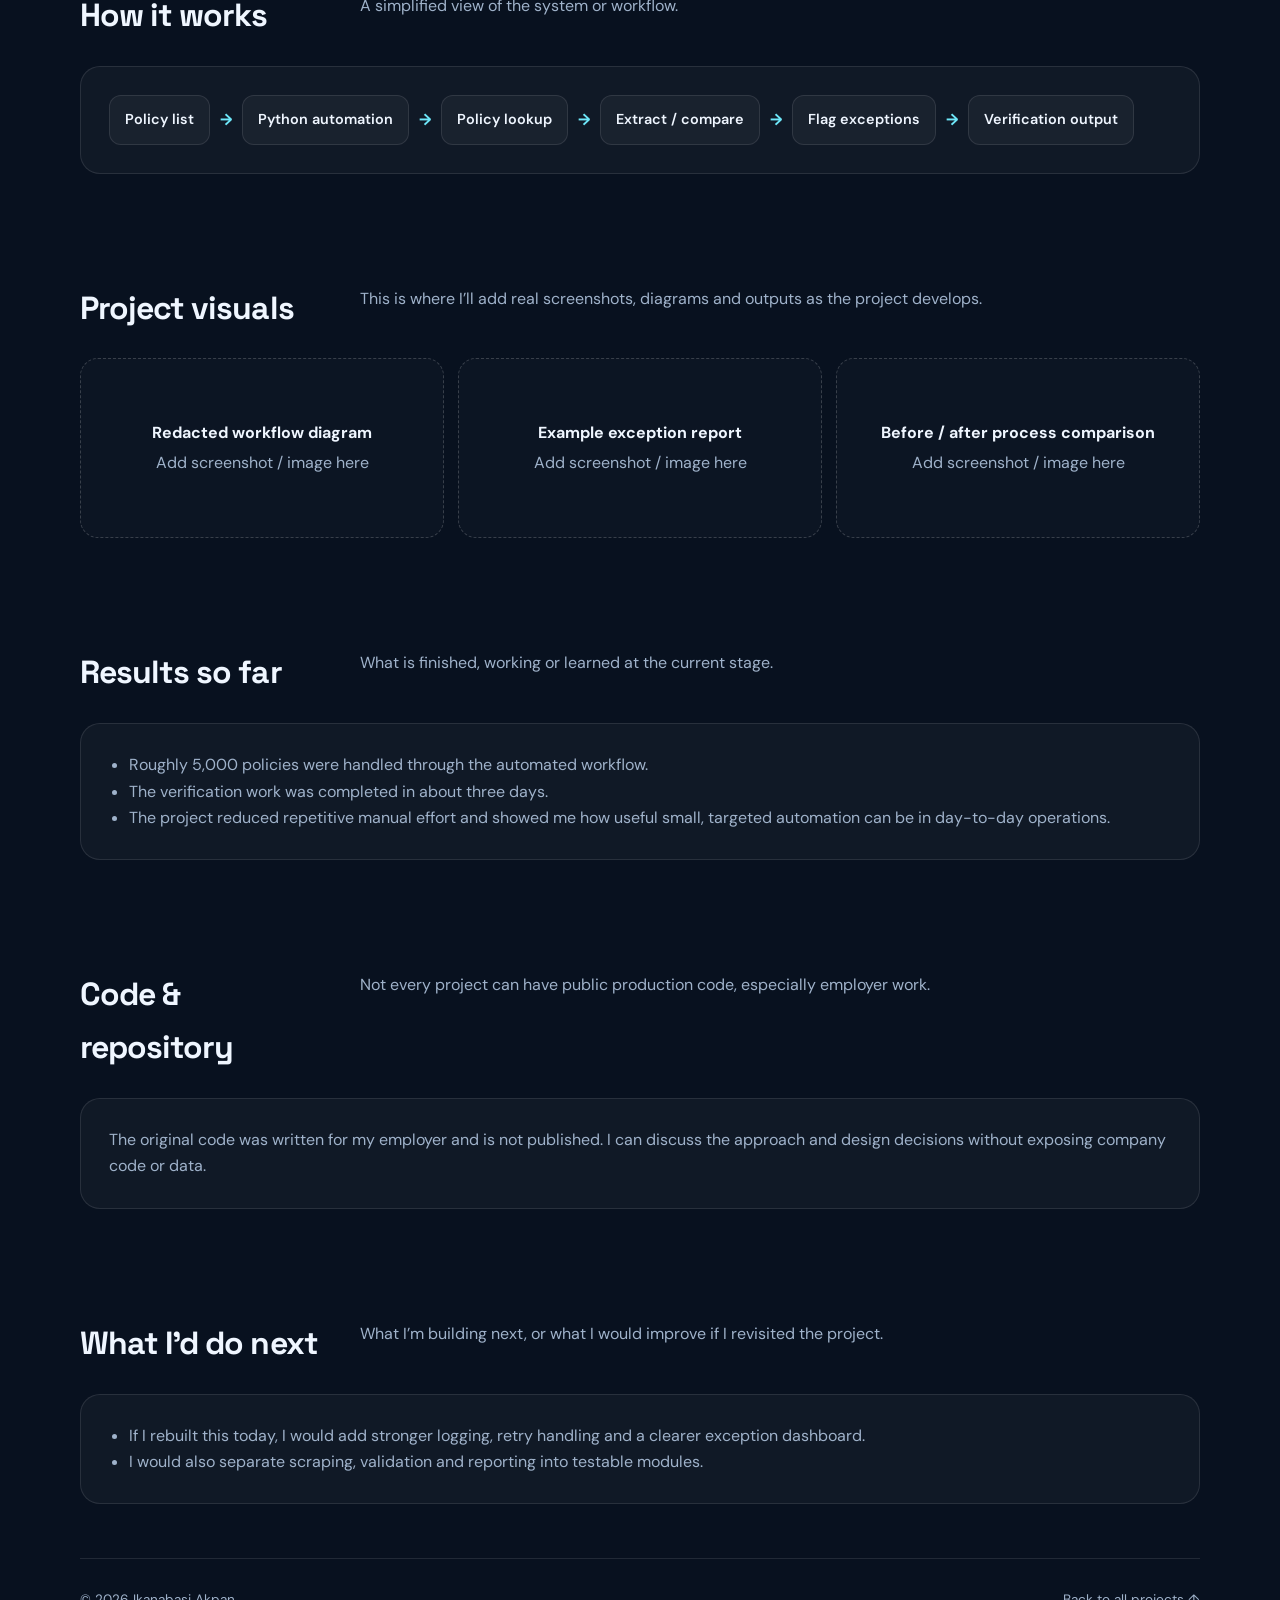
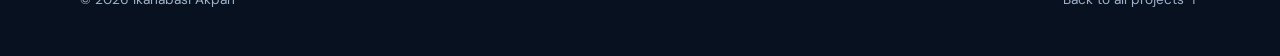
<file: projects/community-resource-agent.html>
<!DOCTYPE html>
<html lang="en">
<head>
<meta charset="UTF-8" />
<meta name="viewport" content="width=device-width,initial-scale=1.0" />
<meta name="description" content="Insurance Policy Verification Automation — project case study by Ikanabasi Akpan." />
<title>Insurance Policy Verification Automation | Ikanabasi Akpan</title>
<link rel="preconnect" href="https://fonts.googleapis.com">
<link rel="preconnect" href="https://fonts.gstatic.com" crossorigin>
<link href="https://fonts.googleapis.com/css2?family=DM+Sans:wght@400;500;600;700&family=Space+Grotesk:wght@500;600;700&display=swap" rel="stylesheet">
<link rel="stylesheet" href="../project.css" />
</head>
<body>
<nav><div class="wrap nav-inner"><a class="brand" href="../index.html">IA<span>.</span></a><a class="back" href="../index.html#projects">← Back to projects</a></div></nav>
<main class="wrap">
<header class="hero">
<div>
<div class="eyebrow">Project 04 · Delivered</div>
<h1>Insurance Policy Verification Automation</h1>
<p class="lead">At Anchor Insurance, I automated a repetitive policy-verification task covering roughly 5,000 policies and reduced a large amount of manual checking to a process that could be completed in about three days.</p>
<div class="actions"><a class="button primary" href="#overview">Read the case study ↓</a><span class="button secondary disabled">Code availability noted below</span></div>
</div>
<aside class="summary-card">
<h3>At a glance</h3>
<div class="summary-list">
<div class="summary-item"><span>Status</span><strong><span class="badge live">Delivered</span></strong></div>
<div class="summary-item"><span>Context</span><strong>Anchor Insurance Company Ltd</strong></div>
<div class="summary-item"><span>When</span><strong>Professional work</strong></div>
<div class="summary-item"><span>Tools</span><div class="stack tool-stack"><span class="chip">Python</span><span class="chip">Selenium</span><span class="chip">BeautifulSoup</span><span class="chip">SQL</span><span class="chip">Excel</span><span class="chip">Automation</span></div></div>
</div>
</aside>
</header>

<section id="overview"><div class="section-head"><h2>Overview</h2><p>The short version of what this project is and why I worked on it.</p></div><div class="content-card"><p>This was a real operations problem rather than a portfolio exercise. The team needed to verify a large set of policies, and doing that record by record was slow and repetitive.</p><p>I used Python automation to handle the repeatable parts of the process, collect the needed information and make the final verification work easier to complete.</p></div></section>

<section><div class="section-head"><h2>The problem</h2><p>What needed to be solved before thinking about tools or models.</p></div><div class="two-col"><div class="list-card"><h3>What made it difficult</h3><ul><li>Thousands of policies had to be checked.</li><li>The original process involved repetitive manual steps.</li><li>The work needed to be completed accurately without turning automation into a black box.</li></ul></div><div class="list-card"><h3>What I built / designed</h3><ul><li>Python automation for the repeatable verification steps.</li><li>Browser/data extraction logic using Selenium and BeautifulSoup where needed.</li><li>A structured workflow for working through the policy list and capturing results.</li><li>Checks that made it easier to review failed or incomplete cases separately.</li></ul></div></div></section>

<section><div class="section-head"><h2>How it works</h2><p>A simplified view of the system or workflow.</p></div><div class="content-card"><div class="architecture"><span class="node">Policy list</span><span class="arrow">→</span><span class="node">Python automation</span><span class="arrow">→</span><span class="node">Policy lookup</span><span class="arrow">→</span><span class="node">Extract / compare</span><span class="arrow">→</span><span class="node">Flag exceptions</span><span class="arrow">→</span><span class="node">Verification output</span></div></div></section>



<section><div class="section-head"><h2>Project visuals</h2><p>This is where I’ll add real screenshots, diagrams and outputs as the project develops.</p></div><div class="visual-grid"><div class="visual-slot"><div><strong>Redacted workflow diagram</strong><span>Add screenshot / image here</span></div></div><div class="visual-slot"><div><strong>Example exception report</strong><span>Add screenshot / image here</span></div></div><div class="visual-slot"><div><strong>Before / after process comparison</strong><span>Add screenshot / image here</span></div></div></div></section>

<section><div class="section-head"><h2>Results so far</h2><p>What is finished, working or learned at the current stage.</p></div><div class="content-card"><ul class="content-list"><li>Roughly 5,000 policies were handled through the automated workflow.</li><li>The verification work was completed in about three days.</li><li>The project reduced repetitive manual effort and showed me how useful small, targeted automation can be in day-to-day operations.</li></ul></div></section>

<section><div class="section-head"><h2>Code & repository</h2><p>Not every project can have public production code, especially employer work.</p></div><div class="content-card"><p>The original code was written for my employer and is not published. I can discuss the approach and design decisions without exposing company code or data.</p></div></section>

<section><div class="section-head"><h2>What I’d do next</h2><p>What I’m building next, or what I would improve if I revisited the project.</p></div><div class="content-card"><ul class="content-list"><li>If I rebuilt this today, I would add stronger logging, retry handling and a clearer exception dashboard.</li><li>I would also separate scraping, validation and reporting into testable modules.</li></ul></div></section>
</main>
<footer class="wrap"><span>© <span id="year"></span> Ikanabasi Akpan</span><a href="../index.html#projects">Back to all projects ↑</a></footer>
<script>document.getElementById('year').textContent=new Date().getFullYear();</script>
</body></html>
</file>
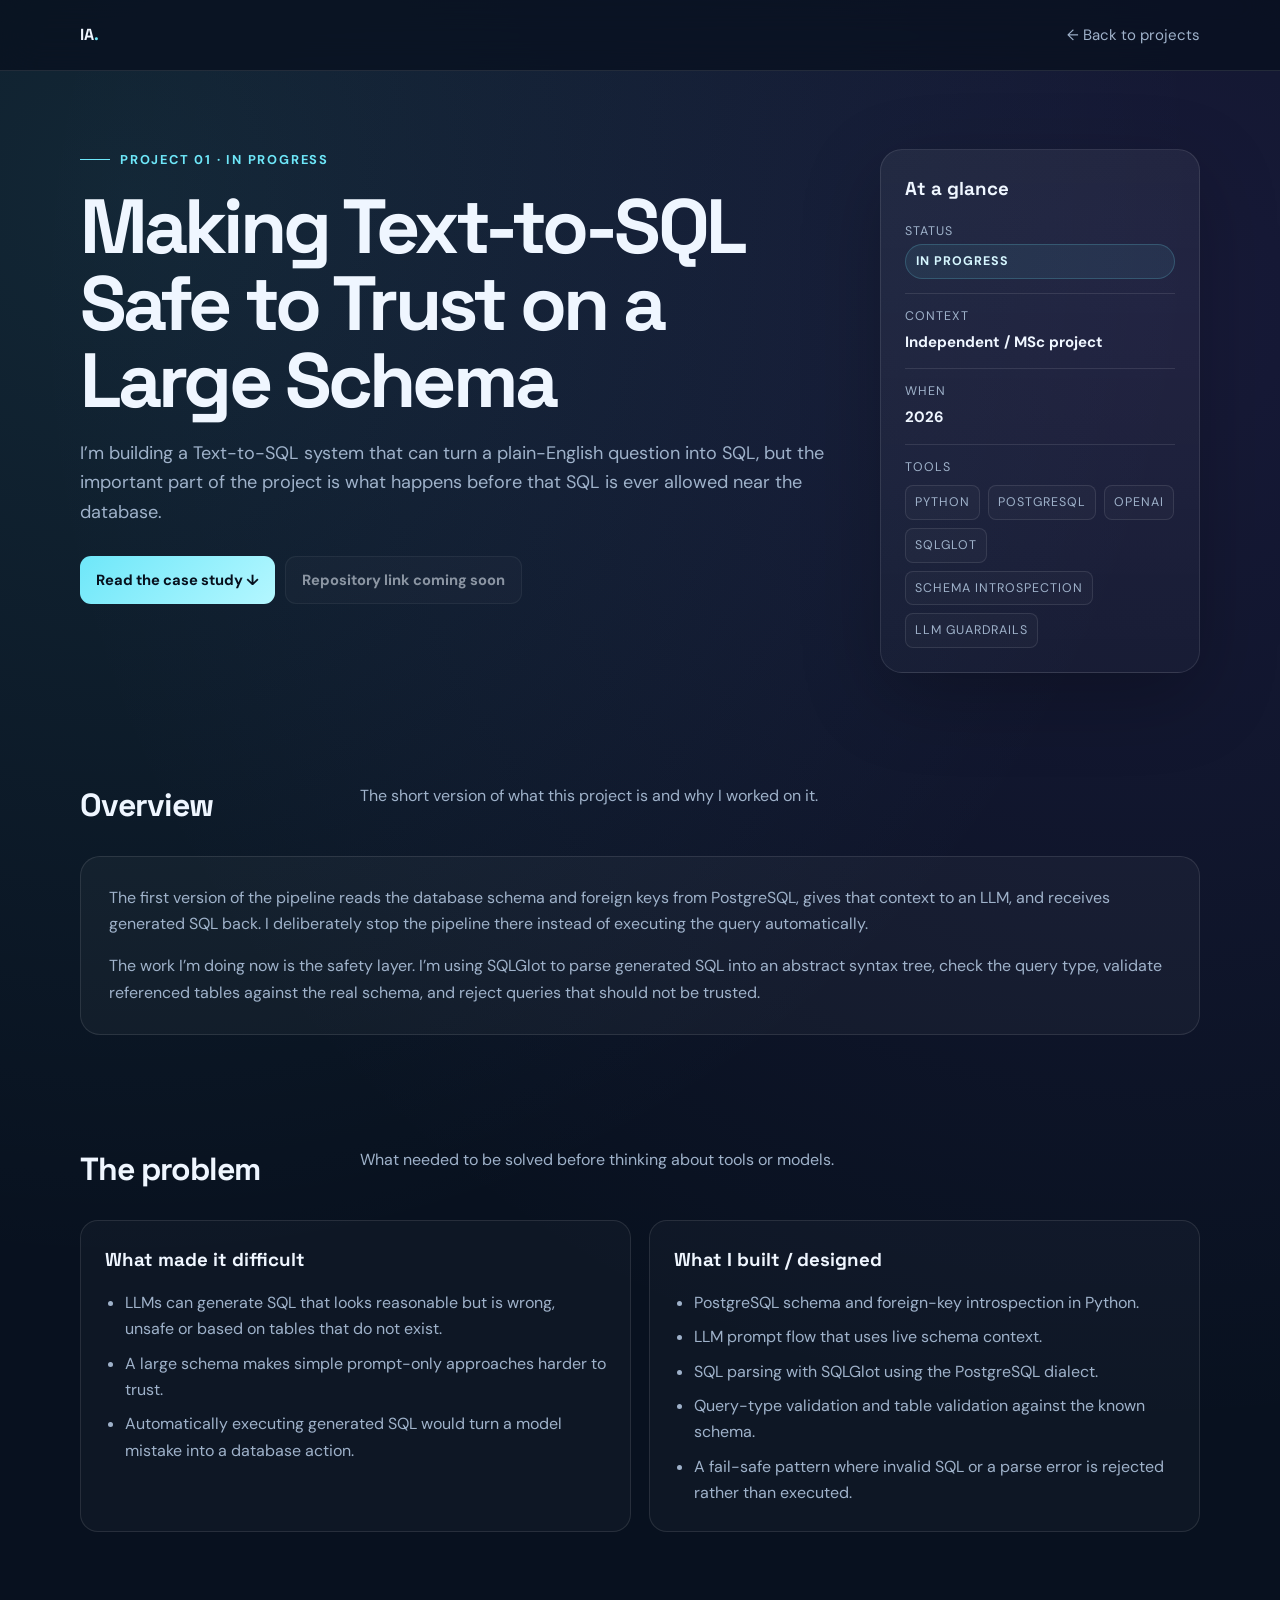
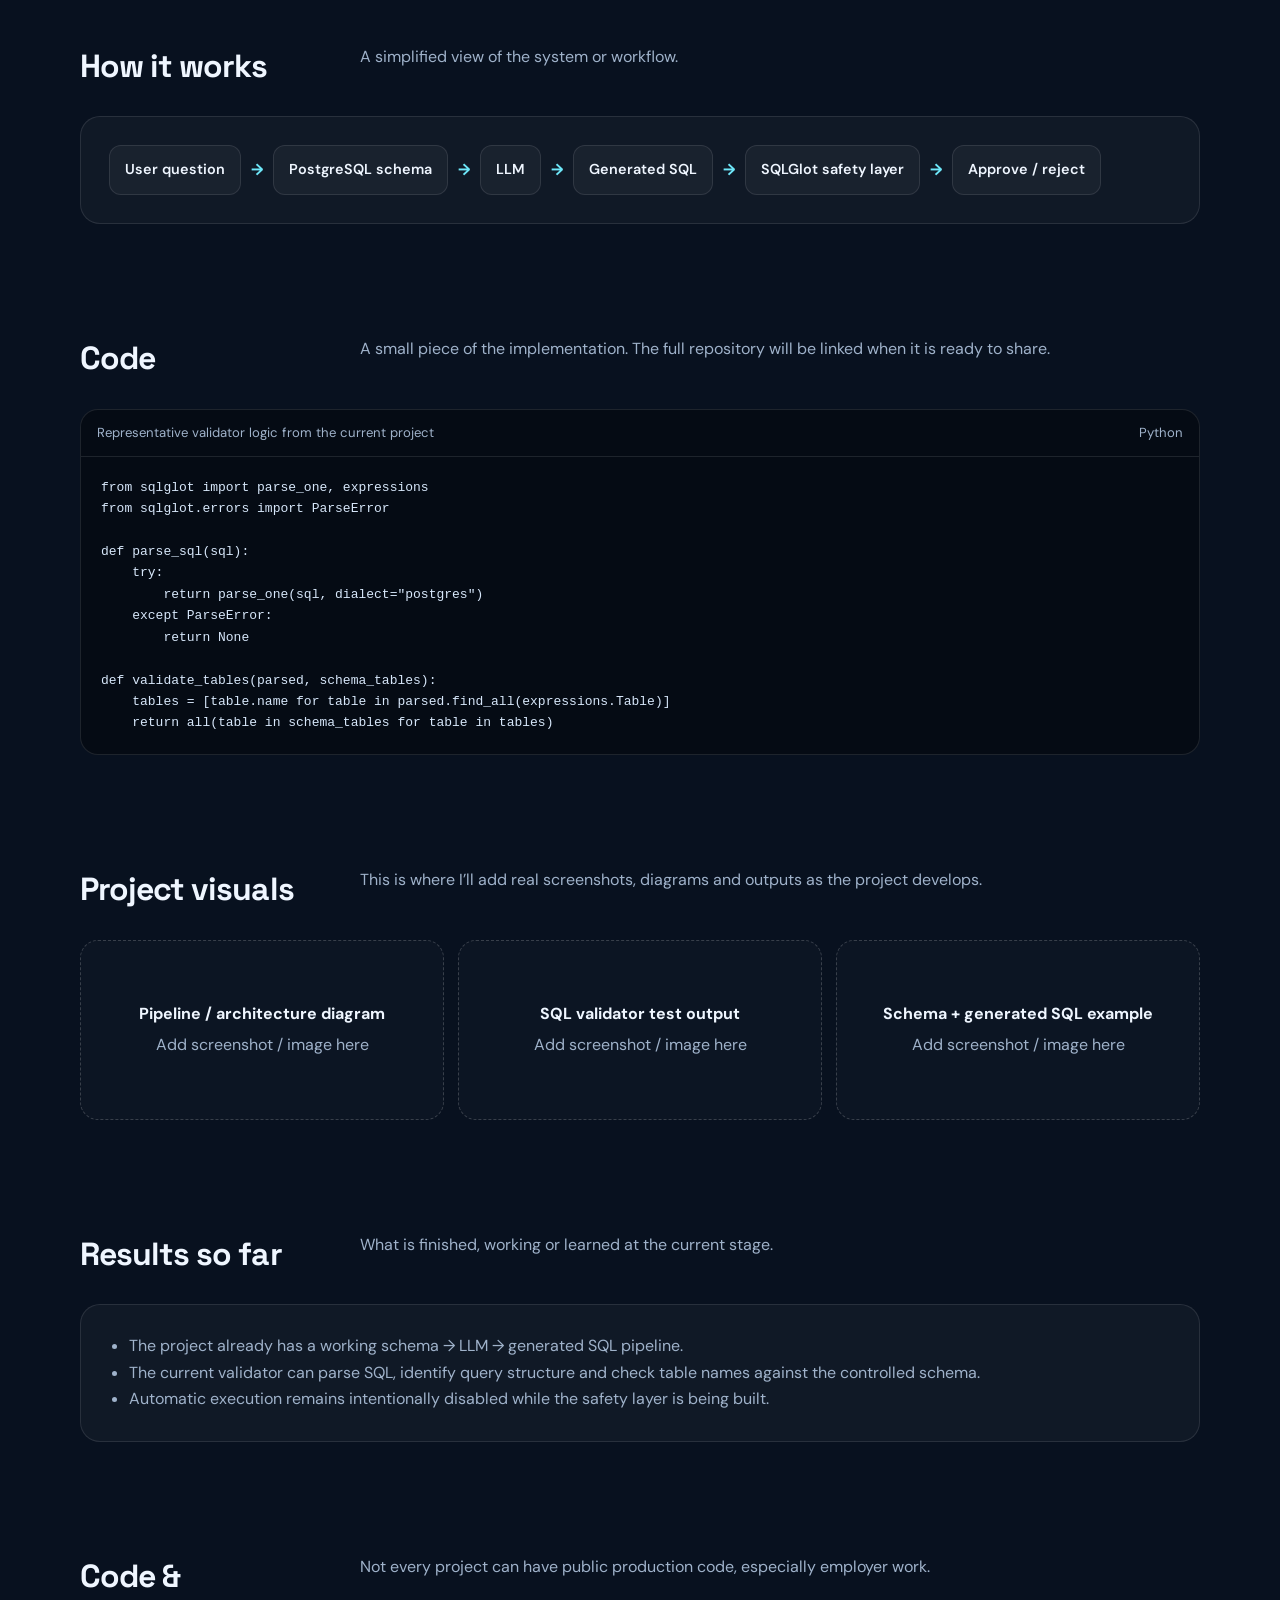
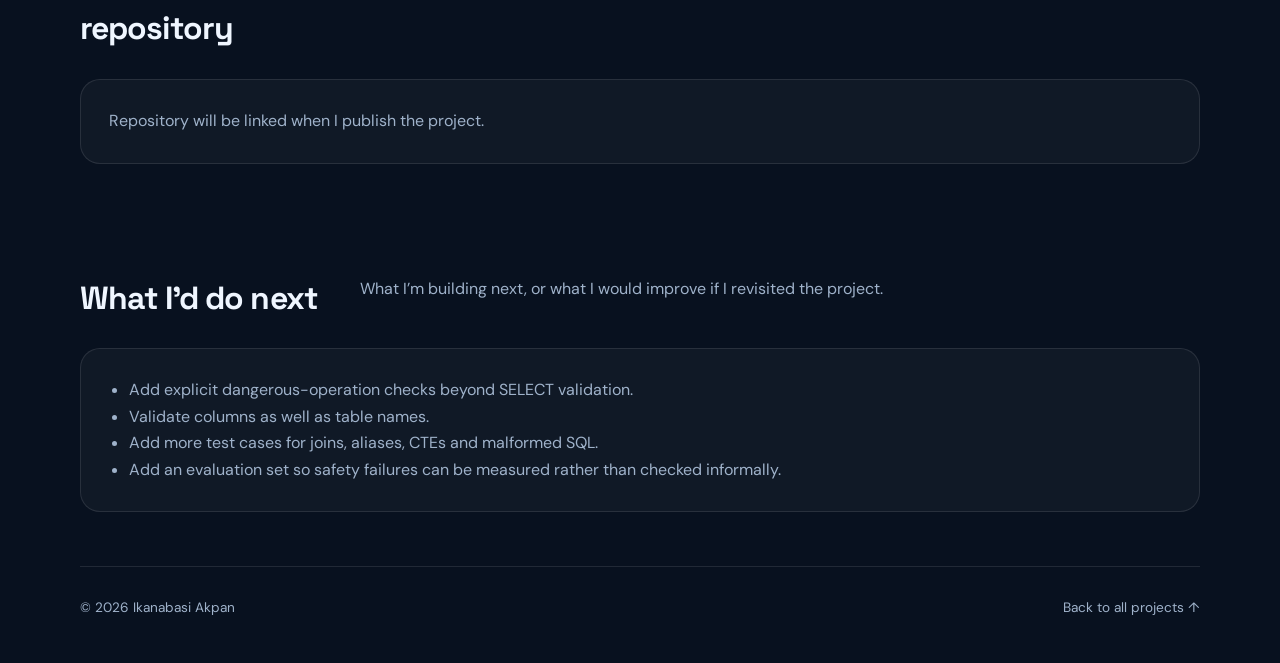
<file: projects/policy-verification-automation.html>
<!DOCTYPE html>
<html lang="en">
<head>
<meta charset="UTF-8" />
<meta name="viewport" content="width=device-width,initial-scale=1.0" />
<meta name="description" content="Making Text-to-SQL Safe to Trust on a Large Schema — project case study by Ikanabasi Akpan." />
<title>Making Text-to-SQL Safe to Trust on a Large Schema | Ikanabasi Akpan</title>
<link rel="preconnect" href="https://fonts.googleapis.com">
<link rel="preconnect" href="https://fonts.gstatic.com" crossorigin>
<link href="https://fonts.googleapis.com/css2?family=DM+Sans:wght@400;500;600;700&family=Space+Grotesk:wght@500;600;700&display=swap" rel="stylesheet">
<link rel="stylesheet" href="../project.css" />
</head>
<body>
<nav><div class="wrap nav-inner"><a class="brand" href="../index.html">IA<span>.</span></a><a class="back" href="../index.html#projects">← Back to projects</a></div></nav>
<main class="wrap">
<header class="hero">
<div>
<div class="eyebrow">Project 01 · In progress</div>
<h1>Making Text-to-SQL Safe to Trust on a Large Schema</h1>
<p class="lead">I’m building a Text-to-SQL system that can turn a plain-English question into SQL, but the important part of the project is what happens before that SQL is ever allowed near the database.</p>
<div class="actions"><a class="button primary" href="#overview">Read the case study ↓</a><span class="button secondary disabled">Repository link coming soon</span></div>
</div>
<aside class="summary-card">
<h3>At a glance</h3>
<div class="summary-list">
<div class="summary-item"><span>Status</span><strong><span class="badge build">In progress</span></strong></div>
<div class="summary-item"><span>Context</span><strong>Independent / MSc project</strong></div>
<div class="summary-item"><span>When</span><strong>2026</strong></div>
<div class="summary-item"><span>Tools</span><div class="stack tool-stack"><span class="chip">Python</span><span class="chip">PostgreSQL</span><span class="chip">OpenAI</span><span class="chip">SQLGlot</span><span class="chip">Schema Introspection</span><span class="chip">LLM Guardrails</span></div></div>
</div>
</aside>
</header>

<section id="overview"><div class="section-head"><h2>Overview</h2><p>The short version of what this project is and why I worked on it.</p></div><div class="content-card"><p>The first version of the pipeline reads the database schema and foreign keys from PostgreSQL, gives that context to an LLM, and receives generated SQL back. I deliberately stop the pipeline there instead of executing the query automatically.</p><p>The work I’m doing now is the safety layer. I’m using SQLGlot to parse generated SQL into an abstract syntax tree, check the query type, validate referenced tables against the real schema, and reject queries that should not be trusted.</p></div></section>

<section><div class="section-head"><h2>The problem</h2><p>What needed to be solved before thinking about tools or models.</p></div><div class="two-col"><div class="list-card"><h3>What made it difficult</h3><ul><li>LLMs can generate SQL that looks reasonable but is wrong, unsafe or based on tables that do not exist.</li><li>A large schema makes simple prompt-only approaches harder to trust.</li><li>Automatically executing generated SQL would turn a model mistake into a database action.</li></ul></div><div class="list-card"><h3>What I built / designed</h3><ul><li>PostgreSQL schema and foreign-key introspection in Python.</li><li>LLM prompt flow that uses live schema context.</li><li>SQL parsing with SQLGlot using the PostgreSQL dialect.</li><li>Query-type validation and table validation against the known schema.</li><li>A fail-safe pattern where invalid SQL or a parse error is rejected rather than executed.</li></ul></div></div></section>

<section><div class="section-head"><h2>How it works</h2><p>A simplified view of the system or workflow.</p></div><div class="content-card"><div class="architecture"><span class="node">User question</span><span class="arrow">→</span><span class="node">PostgreSQL schema</span><span class="arrow">→</span><span class="node">LLM</span><span class="arrow">→</span><span class="node">Generated SQL</span><span class="arrow">→</span><span class="node">SQLGlot safety layer</span><span class="arrow">→</span><span class="node">Approve / reject</span></div></div></section>

<section><div class="section-head"><h2>Code</h2><p>A small piece of the implementation. The full repository will be linked when it is ready to share.</p></div><div class="code-wrap"><div class="code-head"><span>Representative validator logic from the current project</span><span>Python</span></div><pre><code>from sqlglot import parse_one, expressions
from sqlglot.errors import ParseError

def parse_sql(sql):
    try:
        return parse_one(sql, dialect=&quot;postgres&quot;)
    except ParseError:
        return None

def validate_tables(parsed, schema_tables):
    tables = [table.name for table in parsed.find_all(expressions.Table)]
    return all(table in schema_tables for table in tables)</code></pre></div></section>

<section><div class="section-head"><h2>Project visuals</h2><p>This is where I’ll add real screenshots, diagrams and outputs as the project develops.</p></div><div class="visual-grid"><div class="visual-slot"><div><strong>Pipeline / architecture diagram</strong><span>Add screenshot / image here</span></div></div><div class="visual-slot"><div><strong>SQL validator test output</strong><span>Add screenshot / image here</span></div></div><div class="visual-slot"><div><strong>Schema + generated SQL example</strong><span>Add screenshot / image here</span></div></div></div></section>

<section><div class="section-head"><h2>Results so far</h2><p>What is finished, working or learned at the current stage.</p></div><div class="content-card"><ul class="content-list"><li>The project already has a working schema → LLM → generated SQL pipeline.</li><li>The current validator can parse SQL, identify query structure and check table names against the controlled schema.</li><li>Automatic execution remains intentionally disabled while the safety layer is being built.</li></ul></div></section>

<section><div class="section-head"><h2>Code & repository</h2><p>Not every project can have public production code, especially employer work.</p></div><div class="content-card"><p>Repository will be linked when I publish the project.</p></div></section>

<section><div class="section-head"><h2>What I’d do next</h2><p>What I’m building next, or what I would improve if I revisited the project.</p></div><div class="content-card"><ul class="content-list"><li>Add explicit dangerous-operation checks beyond SELECT validation.</li><li>Validate columns as well as table names.</li><li>Add more test cases for joins, aliases, CTEs and malformed SQL.</li><li>Add an evaluation set so safety failures can be measured rather than checked informally.</li></ul></div></section>
</main>
<footer class="wrap"><span>© <span id="year"></span> Ikanabasi Akpan</span><a href="../index.html#projects">Back to all projects ↑</a></footer>
<script>document.getElementById('year').textContent=new Date().getFullYear();</script>
</body></html>
</file>
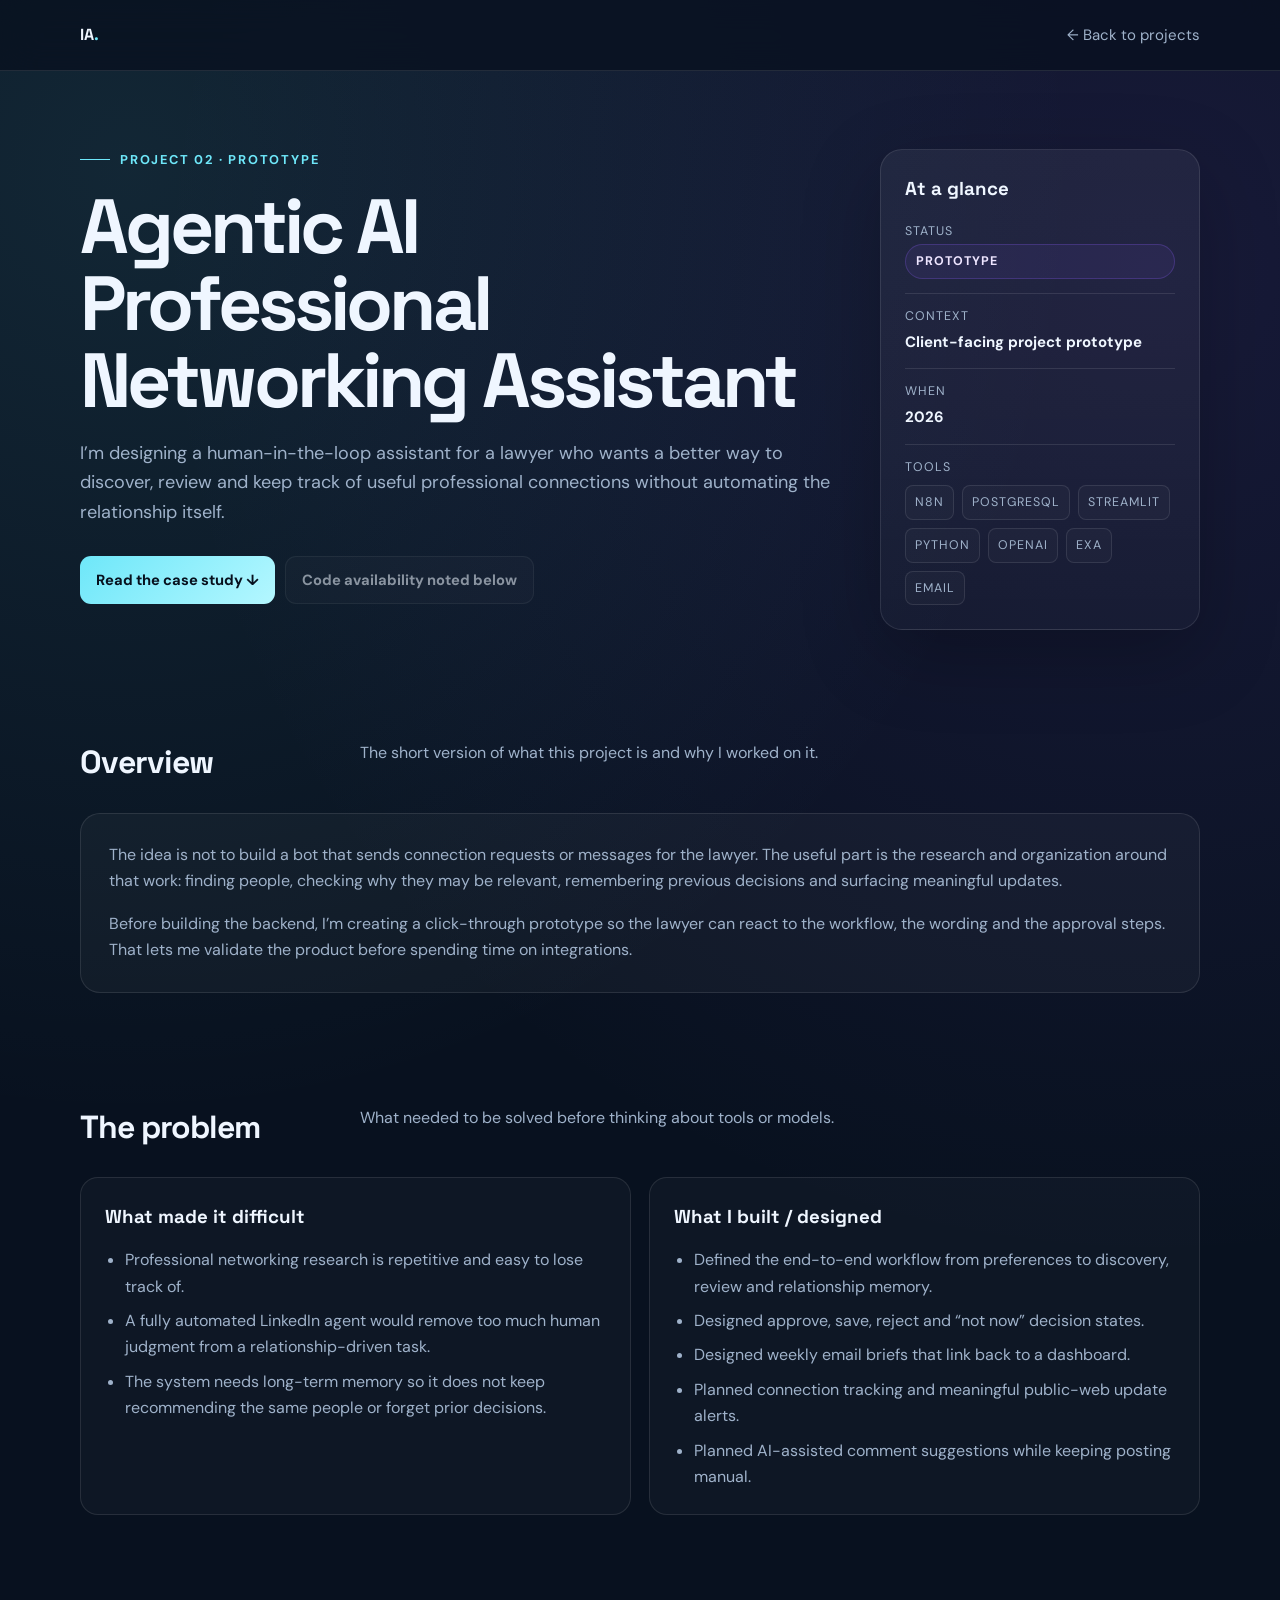
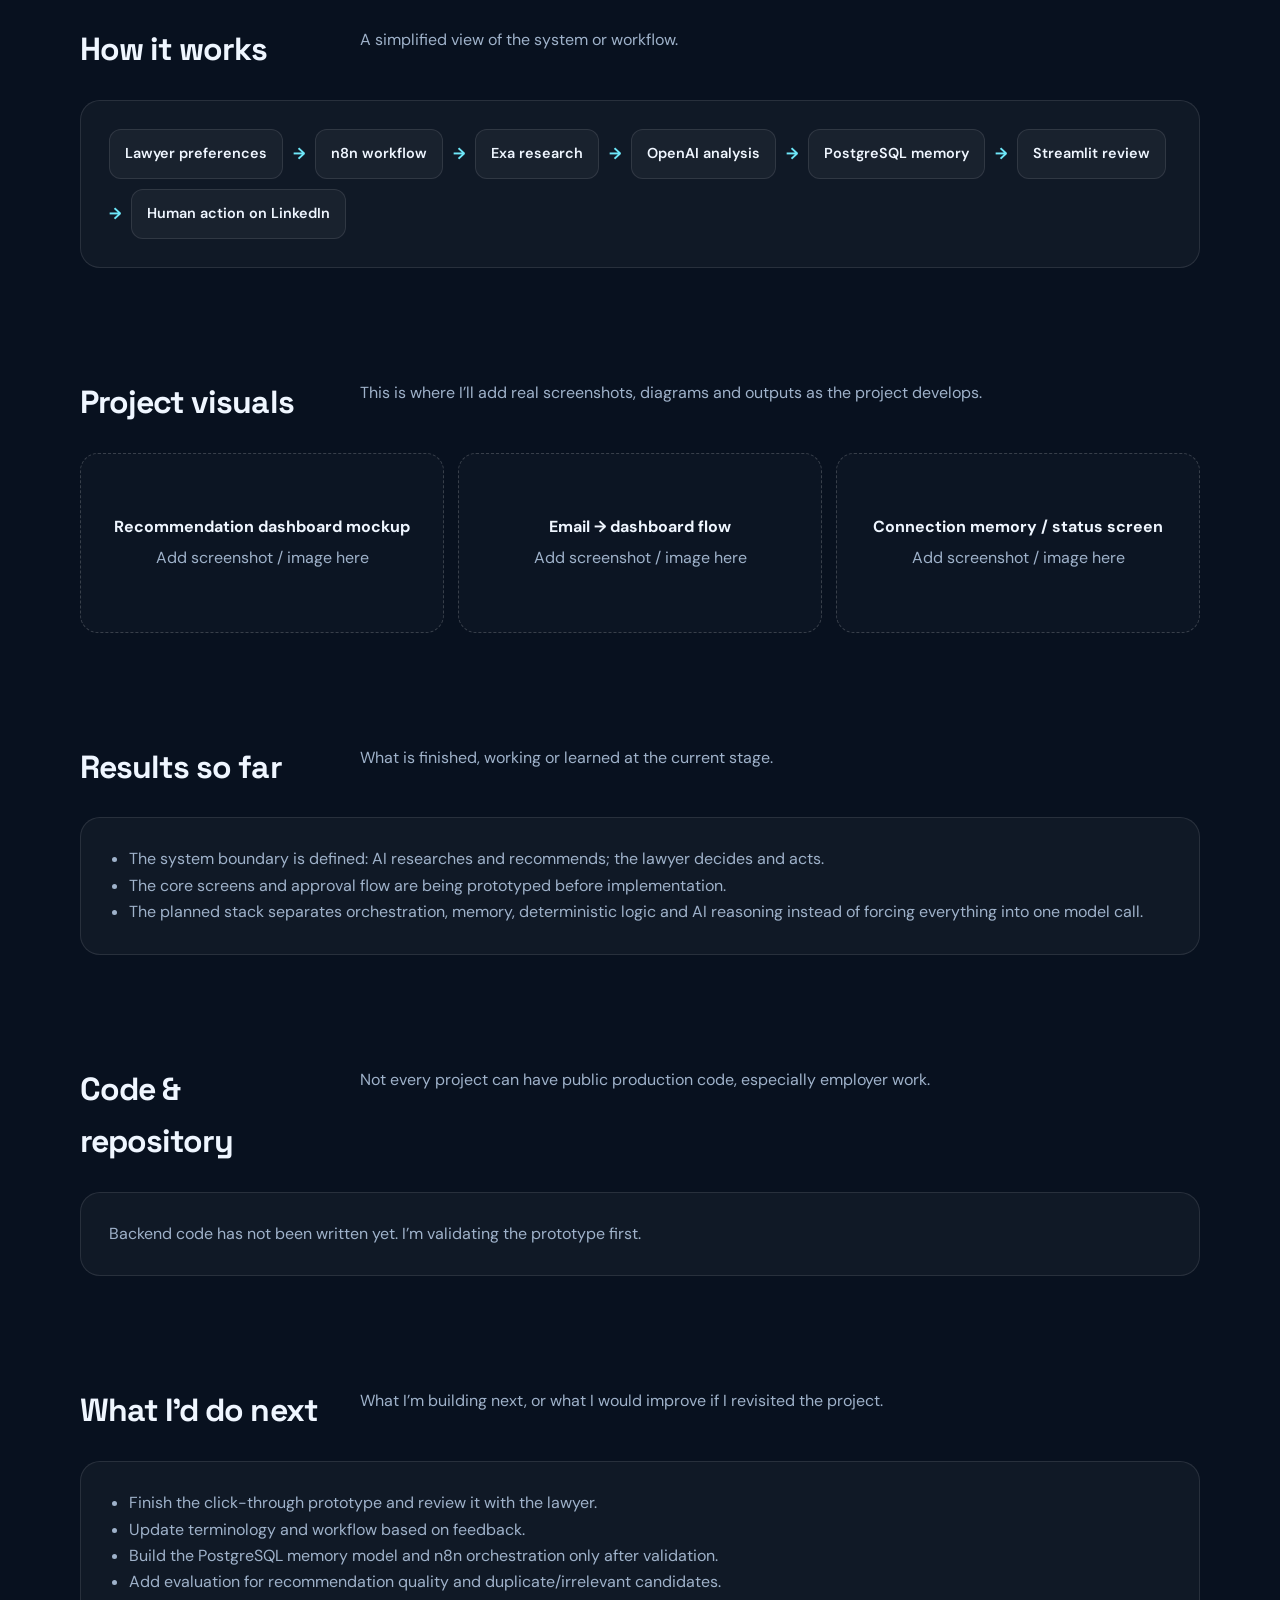
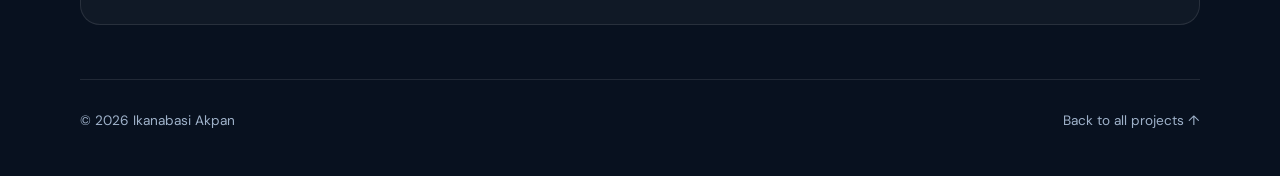
<file: projects/telecom-kpi-analytics.html>
<!DOCTYPE html>
<html lang="en">
<head>
<meta charset="UTF-8" />
<meta name="viewport" content="width=device-width,initial-scale=1.0" />
<meta name="description" content="Agentic AI Professional Networking Assistant — project case study by Ikanabasi Akpan." />
<title>Agentic AI Professional Networking Assistant | Ikanabasi Akpan</title>
<link rel="preconnect" href="https://fonts.googleapis.com">
<link rel="preconnect" href="https://fonts.gstatic.com" crossorigin>
<link href="https://fonts.googleapis.com/css2?family=DM+Sans:wght@400;500;600;700&family=Space+Grotesk:wght@500;600;700&display=swap" rel="stylesheet">
<link rel="stylesheet" href="../project.css" />
</head>
<body>
<nav><div class="wrap nav-inner"><a class="brand" href="../index.html">IA<span>.</span></a><a class="back" href="../index.html#projects">← Back to projects</a></div></nav>
<main class="wrap">
<header class="hero">
<div>
<div class="eyebrow">Project 02 · Prototype</div>
<h1>Agentic AI Professional Networking Assistant</h1>
<p class="lead">I’m designing a human-in-the-loop assistant for a lawyer who wants a better way to discover, review and keep track of useful professional connections without automating the relationship itself.</p>
<div class="actions"><a class="button primary" href="#overview">Read the case study ↓</a><span class="button secondary disabled">Code availability noted below</span></div>
</div>
<aside class="summary-card">
<h3>At a glance</h3>
<div class="summary-list">
<div class="summary-item"><span>Status</span><strong><span class="badge prototype">Prototype</span></strong></div>
<div class="summary-item"><span>Context</span><strong>Client-facing project prototype</strong></div>
<div class="summary-item"><span>When</span><strong>2026</strong></div>
<div class="summary-item"><span>Tools</span><div class="stack tool-stack"><span class="chip">n8n</span><span class="chip">PostgreSQL</span><span class="chip">Streamlit</span><span class="chip">Python</span><span class="chip">OpenAI</span><span class="chip">Exa</span><span class="chip">Email</span></div></div>
</div>
</aside>
</header>

<section id="overview"><div class="section-head"><h2>Overview</h2><p>The short version of what this project is and why I worked on it.</p></div><div class="content-card"><p>The idea is not to build a bot that sends connection requests or messages for the lawyer. The useful part is the research and organization around that work: finding people, checking why they may be relevant, remembering previous decisions and surfacing meaningful updates.</p><p>Before building the backend, I’m creating a click-through prototype so the lawyer can react to the workflow, the wording and the approval steps. That lets me validate the product before spending time on integrations.</p></div></section>

<section><div class="section-head"><h2>The problem</h2><p>What needed to be solved before thinking about tools or models.</p></div><div class="two-col"><div class="list-card"><h3>What made it difficult</h3><ul><li>Professional networking research is repetitive and easy to lose track of.</li><li>A fully automated LinkedIn agent would remove too much human judgment from a relationship-driven task.</li><li>The system needs long-term memory so it does not keep recommending the same people or forget prior decisions.</li></ul></div><div class="list-card"><h3>What I built / designed</h3><ul><li>Defined the end-to-end workflow from preferences to discovery, review and relationship memory.</li><li>Designed approve, save, reject and “not now” decision states.</li><li>Designed weekly email briefs that link back to a dashboard.</li><li>Planned connection tracking and meaningful public-web update alerts.</li><li>Planned AI-assisted comment suggestions while keeping posting manual.</li></ul></div></div></section>

<section><div class="section-head"><h2>How it works</h2><p>A simplified view of the system or workflow.</p></div><div class="content-card"><div class="architecture"><span class="node">Lawyer preferences</span><span class="arrow">→</span><span class="node">n8n workflow</span><span class="arrow">→</span><span class="node">Exa research</span><span class="arrow">→</span><span class="node">OpenAI analysis</span><span class="arrow">→</span><span class="node">PostgreSQL memory</span><span class="arrow">→</span><span class="node">Streamlit review</span><span class="arrow">→</span><span class="node">Human action on LinkedIn</span></div></div></section>



<section><div class="section-head"><h2>Project visuals</h2><p>This is where I’ll add real screenshots, diagrams and outputs as the project develops.</p></div><div class="visual-grid"><div class="visual-slot"><div><strong>Recommendation dashboard mockup</strong><span>Add screenshot / image here</span></div></div><div class="visual-slot"><div><strong>Email → dashboard flow</strong><span>Add screenshot / image here</span></div></div><div class="visual-slot"><div><strong>Connection memory / status screen</strong><span>Add screenshot / image here</span></div></div></div></section>

<section><div class="section-head"><h2>Results so far</h2><p>What is finished, working or learned at the current stage.</p></div><div class="content-card"><ul class="content-list"><li>The system boundary is defined: AI researches and recommends; the lawyer decides and acts.</li><li>The core screens and approval flow are being prototyped before implementation.</li><li>The planned stack separates orchestration, memory, deterministic logic and AI reasoning instead of forcing everything into one model call.</li></ul></div></section>

<section><div class="section-head"><h2>Code & repository</h2><p>Not every project can have public production code, especially employer work.</p></div><div class="content-card"><p>Backend code has not been written yet. I’m validating the prototype first.</p></div></section>

<section><div class="section-head"><h2>What I’d do next</h2><p>What I’m building next, or what I would improve if I revisited the project.</p></div><div class="content-card"><ul class="content-list"><li>Finish the click-through prototype and review it with the lawyer.</li><li>Update terminology and workflow based on feedback.</li><li>Build the PostgreSQL memory model and n8n orchestration only after validation.</li><li>Add evaluation for recommendation quality and duplicate/irrelevant candidates.</li></ul></div></section>
</main>
<footer class="wrap"><span>© <span id="year"></span> Ikanabasi Akpan</span><a href="../index.html#projects">Back to all projects ↑</a></footer>
<script>document.getElementById('year').textContent=new Date().getFullYear();</script>
</body></html>
</file>
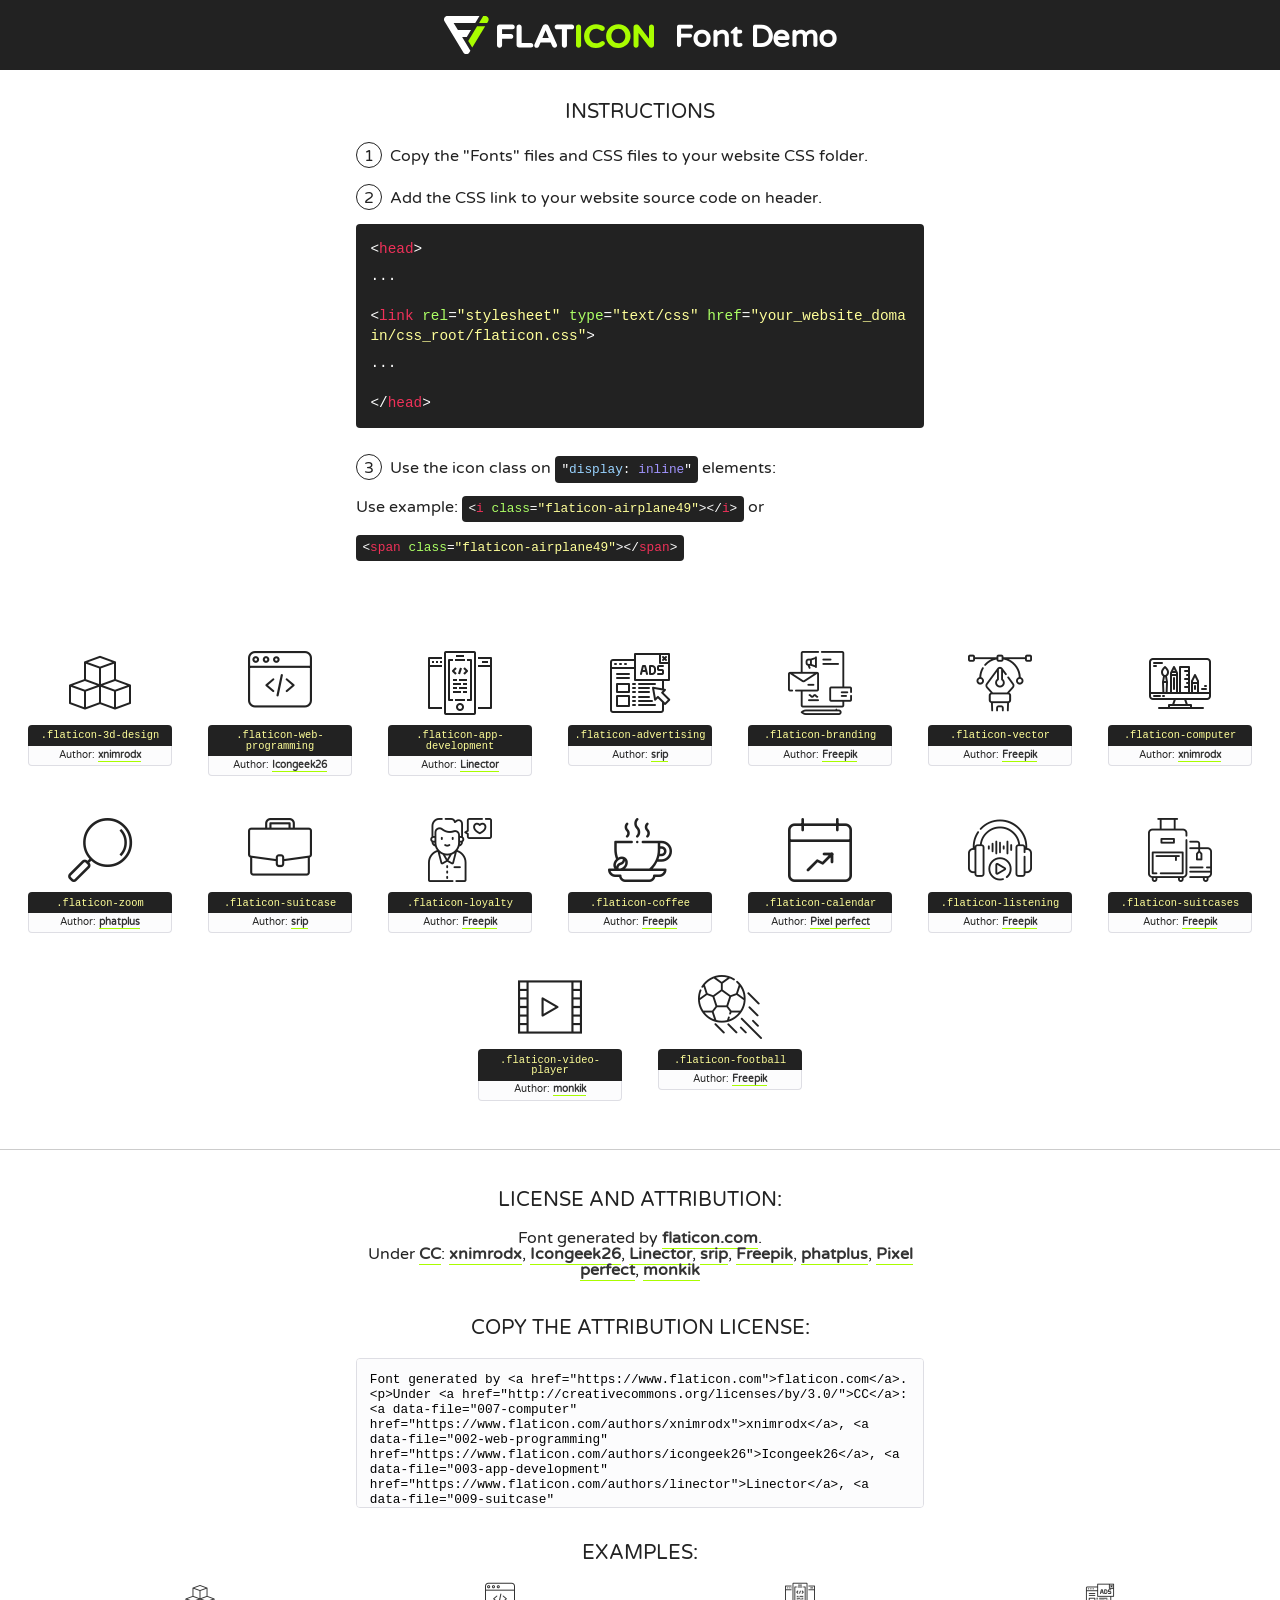
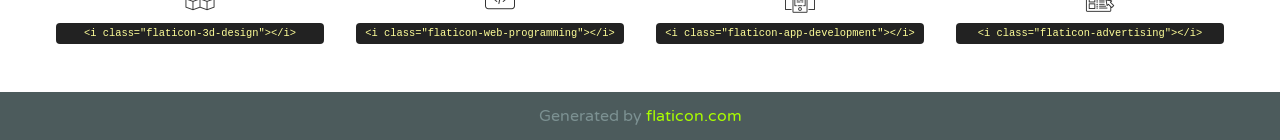
<file: fonts/flaticon/font/flaticon.html>
<!DOCTYPE html>
<!--
  Flaticon icon font: Flaticon
  Creation date: 03/07/2020 09:59
-->
<html>
<!DOCTYPE html>
<html>

<head>
    <title>Flaticon WebFont</title>
    <link href="http://fonts.googleapis.com/css?family=Varela+Round" rel="stylesheet" type="text/css" />
    <link rel="stylesheet" type="text/css" href="flaticon.css">
    <meta charset="UTF-8">
    <style>
    html, body, div, span, applet, object, iframe,
    h1, h2, h3, h4, h5, h6, p, blockquote, pre,
    a, abbr, acronym, address, big, cite, code,
    del, dfn, em, img, ins, kbd, q, s, samp,
    small, strike, strong, sub, sup, tt, var,
    b, u, i, center,
    dl, dt, dd, ol, ul, li,
    fieldset, form, label, legend,
    table, caption, tbody, tfoot, thead, tr, th, td,
    article, aside, canvas, details, embed, 
    figure, figcaption, footer, header, hgroup, 
    menu, nav, output, ruby, section, summary,
    time, mark, audio, video {
        margin: 0;
        padding: 0;
        border: 0;
        font-size: 100%;
        font: inherit;
        vertical-align: baseline;
    }
    /* HTML5 display-role reset for older browsers */
    article, aside, details, figcaption, figure, 
    footer, header, hgroup, menu, nav, section {
        display: block;
    }
    body {
        line-height: 1;
    }
    ol, ul {
        list-style: none;
    }
    blockquote, q {
        quotes: none;
    }
    blockquote:before, blockquote:after,
    q:before, q:after {
        content: '';
        content: none;
    }
    table {
        border-collapse: collapse;
        border-spacing: 0;
    }
    body {
        font-family: 'Varela Round', Helvetica, Arial, sans-serif;
        font-size: 16px;
        color: #222;
    }
    a {
        color: #333;
        border-bottom: 1px solid #a9fd00;
        font-weight: bold;
        text-decoration: none;
    }
    * {
        -moz-box-sizing: border-box;
        -webkit-box-sizing: border-box;
        box-sizing: border-box;
        margin: 0;
        padding: 0;
    }
    [class^="flaticon-"]:before, [class*=" flaticon-"]:before, [class^="flaticon-"]:after, [class*=" flaticon-"]:after {
        font-family: Flaticon;
        font-size: 30px;
        font-style: normal;
        margin-left: 20px;
        color: #333;
    }
    .wrapper {
        max-width: 600px;
        margin: auto;
        padding: 0 1em;
    }
    .title {
        font-size: 1.25em;
        text-align: center;
        margin-bottom: 1em;
        text-transform: uppercase;
    }
    header {
        text-align: center;
        background-color: #222;
        color: #fff;
        padding: 1em;
    }
    header .logo {
        width: 210px;
        height: 38px;
        display: inline-block;
        vertical-align: middle;
        margin-right: 1em;
        border: none;
    }
    header strong {
        font-size: 1.95em;
        font-weight: bold;
        vertical-align: middle;
        margin-top: 5px;
        display: inline-block;
    }
    .demo {
        margin: 2em auto;
        line-height: 1.25em;
    }
    .demo ul li {
        margin-bottom: 1em;
    }
    .demo ul li .num {
        color: #222;
        border-radius: 20px;
        display: inline-block;
        width: 26px;
        padding: 3px;
        height: 26px;
        text-align: center;
        margin-right: 0.5em;
        border: 1px solid #222;
    }
    .demo ul li code {
        background-color: #222;
        border-radius: 4px;
        padding: 0.25em 0.5em;
        display: inline-block;
        color: #fff;
        font-family: Consolas,Monaco,Lucida Console,Liberation Mono,DejaVu Sans Mono,Bitstream Vera Sans Mono,Courier New, monospace;
        font-weight: lighter;
        margin-top: 1em;
        font-size: 0.8em;
        word-break: break-all;
    }
    .demo ul li code.big {
        padding: 1em;
        font-size: 0.9em;
    }
    .demo ul li code .red {
        color: #EF3159;
    }
    .demo ul li code .green {
        color: #ACFF65;
    }
    .demo ul li code .yellow {
        color: #FFFF99;
    }
    .demo ul li code .blue {
        color: #99D3FF;
    }
    .demo ul li code .purple {
        color: #A295FF;
    }
    .demo ul li code .dots {
        margin-top: 0.5em;
        display: block;
    }
    #glyphs {
        border-bottom: 1px solid #ccc;
        padding: 2em 0;
        text-align: center;
    }
    .glyph {
        display: inline-block;
        width: 9em;
        margin: 1em;
        text-align: center;
        vertical-align: top;
        background: #FFF;
    }
    .glyph .glyph-icon {
        padding: 10px;
        display: block;
        font-family:"Flaticon";
        font-size: 64px;
        line-height: 1;
    }
    .glyph .glyph-icon:before {
        font-size: 64px;
        color: #222;
        margin-left: 0;
    }
    .class-name {
        font-size: 0.65em;
        background-color: #222;
        color: #fff;
        border-radius: 4px 4px 0 0;
        padding: 0.5em;
        color: #FFFF99;
        font-family: Consolas,Monaco,Lucida Console,Liberation Mono,DejaVu Sans Mono,Bitstream Vera Sans Mono,Courier New, monospace;
    }
    .author-name {
        font-size: 0.6em;
        background-color: #fcfcfd;
        border: 1px solid #DEDEE4;
        border-top: 0;
        border-radius: 0 0 4px 4px;
        padding: 0.5em;
    }
    .class-name:last-child {
        font-size: 10px;
        color:#888;
    }
    .class-name:last-child a {
        font-size: 10px;
        color:#555;
    }
    .class-name:last-child a:hover {
        color:#a9fd00;
    }
    .glyph > input {
        display: block;
        width: 100px;
        margin: 5px auto;
        text-align: center;
        font-size: 12px;
        cursor: text;
    }
    .glyph > input.icon-input {
        font-family:"Flaticon";
        font-size: 16px;
        margin-bottom: 10px;
    }
    .attribution .title {
        margin-top: 2em;
    }
    .attribution textarea {
        background-color: #fcfcfd;
        padding: 1em;
        border: none;
        box-shadow: none;
        border: 1px solid #DEDEE4;
        border-radius: 4px;
        resize: none;
        width: 100%;
        height: 150px;
        font-size: 0.8em;
        font-family: Consolas,Monaco,Lucida Console,Liberation Mono,DejaVu Sans Mono,Bitstream Vera Sans Mono,Courier New, monospace;
        -webkit-appearance: none;
    }
    .iconsuse {
        margin: 2em auto;
        text-align: center;
        max-width: 1200px;
    }
    .iconsuse:after {
        content: '';
        display: table;
        clear: both;
    }
    .iconsuse .image {
        float: left;
        width: 25%;
        padding: 0 1em;
    }
    .iconsuse .image p {
        margin-bottom: 1em;
    }
    .iconsuse .image span {
        display: block;
        font-size: 0.65em;
        background-color: #222;
        color: #fff;
        border-radius: 4px;
        padding: 0.5em;
        color: #FFFF99;
        margin-top: 1em;
        font-family: Consolas,Monaco,Lucida Console,Liberation Mono,DejaVu Sans Mono,Bitstream Vera Sans Mono,Courier New, monospace;
    }
    #footer {
        text-align: center;
        background-color: #4C5B5C;
        color: #7c9192;
        padding: 1em;
    }
    #footer a {
        border: none;
        color: #a9fd00;
        font-weight: normal;
    }
    @media (max-width: 960px) {
        .iconsuse .image {
            width: 50%;
        }
    }
    @media (max-width: 560px) {
        .iconsuse .image {
            width: 100%;
        }
    }
    </style>
</head>

<body class="characters-off">

    <header>
        <a href="https://www.flaticon.com" target="_blank" class="logo">
            <svg version="1.1" xmlns="http://www.w3.org/2000/svg" xmlns:xlink="http://www.w3.org/1999/xlink" xmlns:a="http://ns.adobe.com/AdobeSVGViewerExtensions/3.0/" viewBox="0 0 560.875 102.036" enable-background="new 0 0 560.875 102.036" xml:space="preserve">
                <defs>
                </defs>
                <g>
                    <g class="letters">
                        <path fill="#ffffff" d="M141.596,29.675c0-3.777,2.985-6.767,6.764-6.767h34.438c3.426,0,6.15,2.728,6.15,6.15
                        c0,3.43-2.724,6.149-6.15,6.149h-27.674v13.091h23.719c3.429,0,6.151,2.724,6.151,6.15c0,3.43-2.723,6.149-6.151,6.149h-23.719
                        v17.574c0,3.773-2.986,6.761-6.764,6.761c-3.779,0-6.764-2.989-6.764-6.761V29.675z"></path>
                        <path fill="#ffffff" d="M193.844,29.149c0-3.781,2.985-6.767,6.764-6.767c3.776,0,6.763,2.985,6.763,6.767v42.957h25.039
                        c3.426,0,6.149,2.726,6.149,6.153c0,3.425-2.723,6.15-6.149,6.15h-31.802c-3.779,0-6.764-2.986-6.764-6.768V29.149z"></path>
                        <path fill="#ffffff" d="M241.891,75.71l21.438-48.407c1.492-3.341,4.215-5.357,7.906-5.357h0.792
                        c3.686,0,6.323,2.017,7.815,5.357l21.439,48.407c0.436,0.967,0.701,1.845,0.701,2.723c0,3.602-2.809,6.501-6.414,6.501
                        c-3.161,0-5.269-1.845-6.499-4.655l-4.132-9.661h-27.059l-4.301,10.102c-1.144,2.631-3.426,4.214-6.237,4.214
                        c-3.517,0-6.24-2.81-6.24-6.325C241.1,77.64,241.451,76.677,241.891,75.71z M279.932,58.666l-8.521-20.297l-8.526,20.297H279.932
                        z"></path>
                        <path fill="#ffffff" d="M314.864,35.387H301.86c-3.429,0-6.239-2.813-6.239-6.238c0-3.429,2.811-6.24,6.239-6.24h39.533
                        c3.426,0,6.237,2.811,6.237,6.24c0,3.425-2.811,6.238-6.237,6.238h-13.001v42.785c0,3.773-2.99,6.761-6.764,6.761
                        c-3.779,0-6.764-2.989-6.764-6.761V35.387z"></path>
                        <path fill="#A9FD00" d="M352.615,29.149c0-3.781,2.985-6.767,6.767-6.767c3.774,0,6.761,2.985,6.761,6.767v49.024
                        c0,3.773-2.987,6.761-6.761,6.761c-3.781,0-6.767-2.989-6.767-6.761V29.149z"></path>
                        <path fill="#A9FD00" d="M374.132,53.836v-0.179c0-17.481,13.178-31.801,32.065-31.801c9.22,0,15.459,2.458,20.557,6.238
                        c1.402,1.054,2.637,2.985,2.637,5.357c0,3.692-2.985,6.59-6.681,6.59c-1.845,0-3.071-0.702-4.044-1.319
                        c-3.776-2.813-7.729-4.393-12.562-4.393c-10.364,0-17.831,8.611-17.831,19.154v0.173c0,10.542,7.291,19.329,17.831,19.329
                        c5.715,0,9.492-1.756,13.359-4.834c1.049-0.874,2.458-1.491,4.039-1.491c3.429,0,6.325,2.813,6.325,6.236
                        c0,2.106-1.056,3.78-2.282,4.834c-5.539,4.834-12.036,7.733-21.878,7.733C387.572,85.464,374.132,71.493,374.132,53.836z"></path>
                        <path fill="#A9FD00" d="M433.009,53.836v-0.179c0-17.481,13.79-31.801,32.766-31.801c18.981,0,32.592,14.143,32.592,31.628v0.173
                        c0,17.483-13.785,31.807-32.769,31.807C446.625,85.464,433.009,71.32,433.009,53.836z M484.224,53.836v-0.179
                        c0-10.539-7.725-19.326-18.626-19.326c-10.893,0-18.449,8.611-18.449,19.154v0.173c0,10.542,7.73,19.329,18.626,19.329
                        C476.676,72.986,484.224,64.378,484.224,53.836z"></path>
                        <path fill="#A9FD00" d="M506.233,29.321c0-3.774,2.99-6.763,6.767-6.763h1.401c3.252,0,5.183,1.583,7.029,3.953l26.093,34.265
                        V29.059c0-3.692,2.99-6.677,6.681-6.677c3.683,0,6.671,2.985,6.671,6.677v48.934c0,3.78-2.987,6.765-6.764,6.765h-0.436
                        c-3.257,0-5.188-1.581-7.034-3.953l-27.056-35.492v32.944c0,3.687-2.985,6.676-6.678,6.676c-3.683,0-6.673-2.989-6.673-6.676
                        V29.321z"></path>
                    </g>
                    <g class="insignia">
                        <path fill="#ffffff" d="M48.372,56.137h12.517l11.156-18.537H37.186L25.688,18.539h57.825L94.668,0H9.271
                        C5.925,0,2.842,1.801,1.198,4.716c-1.644,2.907-1.593,6.482,0.134,9.343l50.38,83.501c1.678,2.781,4.689,4.476,7.938,4.476
                        c3.246,0,6.257-1.695,7.935-4.476l2.898-4.804L48.372,56.137z"></path>
                        <g class="i">
                            <path fill="#A9FD00" d="M93.575,18.539h0.031v0.004l21.652,0.004l2.705-4.488c1.727-2.861,1.778-6.436,0.133-9.343
                            C116.454,1.801,113.371,0,110.026,0h-5.294L93.575,18.539z"></path>
                            <polygon fill="#A9FD00" points="88.291,27.356 64.725,66.486 75.519,84.404 109.942,27.356"></polygon>
                        </g>
                    </g>
                </g>
            </svg>
        </a>
        <strong>Font Demo</strong>
    </header>


    <section class="demo wrapper">

        <p class="title">Instructions</p>

        <ul>
            <li>
                <span class="num">1</span>Copy the "Fonts" files and CSS files to your website CSS folder.
            </li>
            <li>
                <span class="num">2</span>Add the CSS link to your website source code on header.
                <code class="big">
                    &lt;<span class="red">head</span>&gt;
                    <br/><span class="dots">...</span>
                    <br/>&lt;<span class="red">link</span> <span class="green">rel</span>=<span class="yellow">"stylesheet"</span> <span class="green">type</span>=<span class="yellow">"text/css"</span> <span class="green">href</span>=<span class="yellow">"your_website_domain/css_root/flaticon.css"</span>&gt;
                    <br/><span class="dots">...</span>
                    <br/>&lt;/<span class="red">head</span>&gt;
                </code>
            </li>

            <li>
                <p>
                    <span class="num">3</span>Use the icon class on <code>"<span class="blue">display</span>:<span class="purple"> inline</span>"</code> elements:
                    <br />
                    Use example: <code>&lt;<span class="red">i</span> <span class="green">class</span>=<span class="yellow">&quot;flaticon-airplane49&quot;</span>&gt;&lt;/<span class="red">i</span>&gt;</code> or <code>&lt;<span class="red">span</span> <span class="green">class</span>=<span class="yellow">&quot;flaticon-airplane49&quot;</span>&gt;&lt;/<span class="red">span</span>&gt;</code>
            </li>
        </ul>

    </section>




   <section id="glyphs">          
    
      
        <div class="glyph"><div class="glyph-icon flaticon-3d-design"></div>
            <div class="class-name">.flaticon-3d-design</div>
            <div class="author-name">Author: <a data-file="001-3d-design" href="https://www.flaticon.com/authors/xnimrodx">xnimrodx</a> </div> 
        </div>        
        
        <div class="glyph"><div class="glyph-icon flaticon-web-programming"></div>
            <div class="class-name">.flaticon-web-programming</div>
            <div class="author-name">Author: <a data-file="002-web-programming" href="https://www.flaticon.com/authors/icongeek26">Icongeek26</a> </div> 
        </div>        
        
        <div class="glyph"><div class="glyph-icon flaticon-app-development"></div>
            <div class="class-name">.flaticon-app-development</div>
            <div class="author-name">Author: <a data-file="003-app-development" href="https://www.flaticon.com/authors/linector">Linector</a> </div> 
        </div>        
        
        <div class="glyph"><div class="glyph-icon flaticon-advertising"></div>
            <div class="class-name">.flaticon-advertising</div>
            <div class="author-name">Author: <a data-file="004-advertising" href="https://www.flaticon.com/authors/srip">srip</a> </div> 
        </div>        
        
        <div class="glyph"><div class="glyph-icon flaticon-branding"></div>
            <div class="class-name">.flaticon-branding</div>
            <div class="author-name">Author: <a data-file="005-branding" href="http://www.freepik.com">Freepik</a> </div> 
        </div>        
        
        <div class="glyph"><div class="glyph-icon flaticon-vector"></div>
            <div class="class-name">.flaticon-vector</div>
            <div class="author-name">Author: <a data-file="006-vector" href="http://www.freepik.com">Freepik</a> </div> 
        </div>        
        
        <div class="glyph"><div class="glyph-icon flaticon-computer"></div>
            <div class="class-name">.flaticon-computer</div>
            <div class="author-name">Author: <a data-file="007-computer" href="https://www.flaticon.com/authors/xnimrodx">xnimrodx</a> </div> 
        </div>        
        
        <div class="glyph"><div class="glyph-icon flaticon-zoom"></div>
            <div class="class-name">.flaticon-zoom</div>
            <div class="author-name">Author: <a data-file="008-zoom" href="https://www.flaticon.com/authors/phatplus">phatplus</a> </div> 
        </div>        
        
        <div class="glyph"><div class="glyph-icon flaticon-suitcase"></div>
            <div class="class-name">.flaticon-suitcase</div>
            <div class="author-name">Author: <a data-file="009-suitcase" href="https://www.flaticon.com/authors/srip">srip</a> </div> 
        </div>        
        
        <div class="glyph"><div class="glyph-icon flaticon-loyalty"></div>
            <div class="class-name">.flaticon-loyalty</div>
            <div class="author-name">Author: <a data-file="010-loyalty" href="http://www.freepik.com">Freepik</a> </div> 
        </div>        
        
        <div class="glyph"><div class="glyph-icon flaticon-coffee"></div>
            <div class="class-name">.flaticon-coffee</div>
            <div class="author-name">Author: <a data-file="011-coffee" href="http://www.freepik.com">Freepik</a> </div> 
        </div>        
        
        <div class="glyph"><div class="glyph-icon flaticon-calendar"></div>
            <div class="class-name">.flaticon-calendar</div>
            <div class="author-name">Author: <a data-file="012-calendar" href="https://www.flaticon.com/authors/pixel-perfect">Pixel perfect</a> </div> 
        </div>        
        
        <div class="glyph"><div class="glyph-icon flaticon-listening"></div>
            <div class="class-name">.flaticon-listening</div>
            <div class="author-name">Author: <a data-file="013-listening" href="http://www.freepik.com">Freepik</a> </div> 
        </div>        
        
        <div class="glyph"><div class="glyph-icon flaticon-suitcases"></div>
            <div class="class-name">.flaticon-suitcases</div>
            <div class="author-name">Author: <a data-file="014-suitcases" href="http://www.freepik.com">Freepik</a> </div> 
        </div>        
        
        <div class="glyph"><div class="glyph-icon flaticon-video-player"></div>
            <div class="class-name">.flaticon-video-player</div>
            <div class="author-name">Author: <a data-file="015-video-player" href="https://www.flaticon.com/authors/monkik">monkik</a> </div> 
        </div>        
        
        <div class="glyph"><div class="glyph-icon flaticon-football"></div>
            <div class="class-name">.flaticon-football</div>
            <div class="author-name">Author: <a data-file="016-football" href="http://www.freepik.com">Freepik</a> </div> 
        </div>        
        

    </section>



    <section class="attribution wrapper"   style="text-align:center;">

      <div class="title">License and attribution:</div><div class="attrDiv">Font generated by <a href="https://www.flaticon.com">flaticon.com</a>. <div><p>Under <a href="http://creativecommons.org/licenses/by/3.0/">CC</a>: <a data-file="007-computer" href="https://www.flaticon.com/authors/xnimrodx">xnimrodx</a>, <a data-file="002-web-programming" href="https://www.flaticon.com/authors/icongeek26">Icongeek26</a>, <a data-file="003-app-development" href="https://www.flaticon.com/authors/linector">Linector</a>, <a data-file="009-suitcase" href="https://www.flaticon.com/authors/srip">srip</a>, <a data-file="016-football" href="http://www.freepik.com">Freepik</a>, <a data-file="008-zoom" href="https://www.flaticon.com/authors/phatplus">phatplus</a>, <a data-file="012-calendar" href="https://www.flaticon.com/authors/pixel-perfect">Pixel perfect</a>, <a data-file="015-video-player" href="https://www.flaticon.com/authors/monkik">monkik</a></p>  </div>
      </div>
      <div class="title">Copy the Attribution License:</div>

    <textarea onclick="this.focus();this.select();">Font generated by &lt;a href=&quot;https://www.flaticon.com&quot;&gt;flaticon.com&lt;/a&gt;. <p>Under <a href="http://creativecommons.org/licenses/by/3.0/">CC</a>: <a data-file="007-computer" href="https://www.flaticon.com/authors/xnimrodx">xnimrodx</a>, <a data-file="002-web-programming" href="https://www.flaticon.com/authors/icongeek26">Icongeek26</a>, <a data-file="003-app-development" href="https://www.flaticon.com/authors/linector">Linector</a>, <a data-file="009-suitcase" href="https://www.flaticon.com/authors/srip">srip</a>, <a data-file="016-football" href="http://www.freepik.com">Freepik</a>, <a data-file="008-zoom" href="https://www.flaticon.com/authors/phatplus">phatplus</a>, <a data-file="012-calendar" href="https://www.flaticon.com/authors/pixel-perfect">Pixel perfect</a>, <a data-file="015-video-player" href="https://www.flaticon.com/authors/monkik">monkik</a></p>  
     </textarea>

    </section>

    <section class="iconsuse">

          <div class="title">Examples:</div>            
             
            <div class="image">
                <p>
                    <i class="glyph-icon flaticon-3d-design"></i> 
                    <span>&lt;i class=&quot;flaticon-3d-design&quot;&gt;&lt;/i&gt;</span>
                </p>
            </div>
            
            <div class="image">
                <p>
                    <i class="glyph-icon flaticon-web-programming"></i> 
                    <span>&lt;i class=&quot;flaticon-web-programming&quot;&gt;&lt;/i&gt;</span>
                </p>
            </div>
            
            <div class="image">
                <p>
                    <i class="glyph-icon flaticon-app-development"></i> 
                    <span>&lt;i class=&quot;flaticon-app-development&quot;&gt;&lt;/i&gt;</span>
                </p>
            </div>
            
            <div class="image">
                <p>
                    <i class="glyph-icon flaticon-advertising"></i> 
                    <span>&lt;i class=&quot;flaticon-advertising&quot;&gt;&lt;/i&gt;</span>
                </p>
            </div>
                       
        </div>
                            
    </section>

<div id="footer">
    <div>Generated by <a href="https://www.flaticon.com">flaticon.com</a>
    </div>
</div>



</body>
</html>
</file>
<file: assets/css/noscript.css>
/*
	Solid State by HTML5 UP
	html5up.net | @ajlkn
	Free for personal and commercial use under the CCA 3.0 license (html5up.net/license)
*/

/* Banner */

	body.is-preload #banner .logo {
		-moz-transform: none;
		-webkit-transform: none;
		-ms-transform: none;
		transform: none;
		opacity: 1;
	}

	body.is-preload #banner h2 {
		opacity: 1;
		-moz-transform: none;
		-webkit-transform: none;
		-ms-transform: none;
		transform: none;
		-moz-filter: none;
		-webkit-filter: none;
		-ms-filter: none;
		filter: none;
	}

	body.is-preload #banner p {
		opacity: 01;
		-moz-transform: none;
		-webkit-transform: none;
		-ms-transform: none;
		transform: none;
		-moz-filter: none;
		-webkit-filter: none;
		-ms-filter: none;
		filter: none;
	}
</file>
<file: project.css>
:root {
    --bg:#08111f;
    --panel:#0e1a2b;
    --panel2:#111f33;
    --text:#eff6ff;
    --muted:#9fb2ca;
    --line:rgba(255,255,255,.10);
    --accent:#6ee7f9;
    --accent2:#8b5cf6;
    --good:#4ade80;
    --warn:#fbbf24;
    --max:1120px;
    --shadow:0 24px 80px rgba(0,0,0,.24)
}
* {
    box-sizing:border-box
}
html {
    scroll-behavior:smooth
}
body {
    margin:0;
    font-family:'DM Sans',system-ui,sans-serif;
    color:var(--text);
    background:radial-gradient(circle at 10% 5%,rgba(110,231,249,.10),transparent 28%),radial-gradient(circle at 90% 8%,rgba(139,92,246,.12),transparent 30%),var(--bg);
    line-height:1.65
}
a {
    color:inherit;
    text-decoration:none
}
.wrap {
    width:min(var(--max),calc(100% - 40px));
    margin:0 auto
}
nav {
    position:sticky;
    top:0;
    z-index:10;
    backdrop-filter:blur(18px);
    background:rgba(8,17,31,.76);
    border-bottom:1px solid var(--line)
}
.nav-inner {
    height:70px;
    display:flex;
    align-items:center;
    justify-content:space-between;
    gap:20px
}
.brand {
    font-family:'Space Grotesk';
    font-weight:700
}
.brand span {
    color:var(--accent)
}
.back {
    color:var(--muted);
    font-size:.94rem
}
.back:hover {
    color:var(--text)
}
.button {
    display:inline-flex;
    align-items:center;
    justify-content:center;
    gap:8px;
    padding:11px 16px;
    border-radius:11px;
    font-weight:700;
    font-size:.92rem;
    border:1px solid var(--line);
    transition:.2s ease
}
.button.primary {
    color:#07111e;
    background:linear-gradient(135deg,var(--accent),#b4f7ff);
    border:none
}
.button.secondary {
    background:rgba(255,255,255,.04)
}
.button.disabled {
    opacity:.55;
    cursor:default
}
.button:not(.disabled):hover {
    transform:translateY(-2px)
}
.hero {
    padding:78px 0 52px;
    display:grid;
    grid-template-columns:1fr 320px;
    gap:46px;
    align-items:start
}
.eyebrow {
    display:flex;
    gap:10px;
    align-items:center;
    color:var(--accent);
    font-size:.8rem;
    text-transform:uppercase;
    letter-spacing:.14em;
    font-weight:700
}
.eyebrow:before {
    content:'';
    width:30px;
    height:1px;
    background:var(--accent)
}
h1 {
    font-family:'Space Grotesk';
    font-size:clamp(2.7rem,6vw,5.6rem);
    line-height:1;
    letter-spacing:-.05em;
    margin:18px 0 20px
}
.lead {
    font-size:1.13rem;
    color:var(--muted);
    max-width:760px
}
.actions {
    display:flex;
    gap:10px;
    flex-wrap:wrap;
    margin-top:28px
}
.summary-card {
    border:1px solid var(--line);
    background:linear-gradient(180deg,rgba(255,255,255,.055),rgba(255,255,255,.025));
    border-radius:22px;
    padding:24px;
    box-shadow:var(--shadow)
}
.summary-card h3 {
    font-family:'Space Grotesk';
    margin:0 0 16px
}
.summary-list {
    display:grid;
    gap:14px
}
.summary-item {
    padding-top:12px;
    border-top:1px solid var(--line)
}
.summary-item:first-child {
    padding-top:0;
    border-top:none
}
.summary-item span {
    display:block;
    color:var(--muted);
    font-size:.78rem;
    text-transform:uppercase;
    letter-spacing:.08em
}
.summary-item strong {
    display:block;
    margin-top:3px;
    font-size:.94rem
}
.badge {
    display:inline-flex;
    padding:6px 10px;
    border-radius:999px;
    font-size:.74rem;
    font-weight:700;
    letter-spacing:.05em;
    text-transform:uppercase;
    border:1px solid var(--line)
}
.badge.live {
    color:#c8ffd7;
    border-color:rgba(74,222,128,.2);
    background:rgba(74,222,128,.07)
}
.badge.build {
    color:#d6f7ff;
    border-color:rgba(110,231,249,.2);
    background:rgba(110,231,249,.07)
}
.badge.prototype {
    color:#eee5ff;
    border-color:rgba(139,92,246,.26);
    background:rgba(139,92,246,.08)
}
section {
    padding:54px 0
}
.section-head {
    display:grid;
    grid-template-columns:250px 1fr;
    gap:30px;
    margin-bottom:24px
}
.section-head h2 {
    font-family:'Space Grotesk';
    font-size:2rem;
    letter-spacing:-.03em;
    margin:0
}
.section-head p {
    color:var(--muted);
    margin:4px 0 0
}
.content-card {
    border:1px solid var(--line);
    background:rgba(255,255,255,.035);
    border-radius:20px;
    padding:28px
}
.content-card p {
    color:var(--muted);
    margin:0
}
.content-card p+p {
    margin-top:16px
}
.two-col {
    display:grid;
    grid-template-columns:1fr 1fr;
    gap:18px
}
.list-card {
    border:1px solid var(--line);
    background:rgba(255,255,255,.028);
    border-radius:18px;
    padding:24px
}
.list-card h3 {
    font-family:'Space Grotesk';
    margin:0 0 14px
}
.list-card ul {
    margin:0;
    padding-left:20px;
    color:var(--muted)
}
.list-card li+li {
    margin-top:8px
}
.architecture {
    display:flex;
    align-items:center;
    gap:10px;
    flex-wrap:wrap
}
.node {
    padding:12px 15px;
    border:1px solid var(--line);
    border-radius:12px;
    background:rgba(255,255,255,.04);
    font-weight:600;
    font-size:.9rem
}
.arrow {
    color:var(--accent);
    font-weight:700
}
.stack {
    display:flex;
    gap:8px;
    flex-wrap:wrap
}
.chip {
    font-size:.78rem;
    color:#c8d7e9;
    border:1px solid var(--line);
    background:rgba(255,255,255,.025);
    padding:6px 9px;
    border-radius:8px
}
.code-wrap {
    border:1px solid var(--line);
    border-radius:18px;
    overflow:hidden;
    background:#050b14
}
.code-head {
    display:flex;
    justify-content:space-between;
    gap:12px;
    padding:12px 16px;
    border-bottom:1px solid var(--line);
    color:var(--muted);
    font-size:.82rem
}
.code-wrap pre {
    margin:0;
    padding:20px;
    overflow:auto;
    color:#d7e7fa;
    font:13px/1.65 ui-monospace,SFMono-Regular,Menlo,Consolas,monospace
}
.note {
    margin-top:14px;
    color:var(--muted);
    font-size:.9rem
}
.visual-grid {
    display:grid;
    grid-template-columns:repeat(3,1fr);
    gap:14px
}
.visual-slot {
    min-height:180px;
    border:1px dashed rgba(255,255,255,.18);
    border-radius:18px;
    background:rgba(255,255,255,.02);
    display:flex;
    align-items:center;
    justify-content:center;
    text-align:center;
    padding:22px;
    color:var(--muted)
}
.visual-slot strong {
    display:block;
    color:var(--text);
    margin-bottom:4px
}
.result {
    font-family:'Space Grotesk';
    font-size:2rem;
    margin:0 0 8px
}
.muted {
    color:var(--muted)
}
footer {
    padding:30px 0 44px;
    color:var(--muted);
    font-size:.85rem;
    border-top:1px solid var(--line);
    display:flex;
    justify-content:space-between;
    gap:20px
}
@media(max-width:850px) {
    .hero {
        grid-template-columns:1fr
    }
    .summary-card {
        max-width:620px
    }
    .section-head {
        grid-template-columns:1fr;
        gap:8px
    }
    .two-col {
        grid-template-columns:1fr
    }
    .visual-grid {
        grid-template-columns:1fr
    }
    .wrap {
        width:min(var(--max),calc(100% - 28px))
    }
}
@media(max-width:560px) {
    .back {
        font-size:.85rem
    }
    .hero {
        padding-top:56px
    }
    footer {
        flex-direction:column
    }
    .architecture {
        align-items:stretch;
        flex-direction:column
    }
    .arrow {
        transform:rotate(90deg);
        align-self:center
    }
}

/* Small utility classes used across project pages */
.tool-stack {
    margin-top: 8px;
}

.content-list {
    margin: 0;
    padding-left: 20px;
    color: var(--muted);
}
</file>
<file: fonts/flaticon/font/flaticon.css>
/*
  	Flaticon icon font: Flaticon
  	Creation date: 03/07/2020 09:59
  	*/

@font-face {
  font-family: "Flaticon";
  src: url("./Flaticon.eot");
  src: url("./Flaticon.eot?#iefix") format("embedded-opentype"),
       url("./Flaticon.woff2") format("woff2"),
       url("./Flaticon.woff") format("woff"),
       url("./Flaticon.ttf") format("truetype"),
       url("./Flaticon.svg#Flaticon") format("svg");
  font-weight: normal;
  font-style: normal;
}

@media screen and (-webkit-min-device-pixel-ratio:0) {
  @font-face {
    font-family: "Flaticon";
    src: url("./Flaticon.svg#Flaticon") format("svg");
  }
}

[class^="flaticon-"]:before, [class*=" flaticon-"]:before,
[class^="flaticon-"]:after, [class*=" flaticon-"]:after {   
  font-family: Flaticon;
        font-size: 20px;
font-style: normal;
margin-left: 20px;
}

.flaticon-3d-design:before { content: "\f100"; }
.flaticon-web-programming:before { content: "\f101"; }
.flaticon-app-development:before { content: "\f102"; }
.flaticon-advertising:before { content: "\f103"; }
.flaticon-branding:before { content: "\f104"; }
.flaticon-vector:before { content: "\f105"; }
.flaticon-computer:before { content: "\f106"; }
.flaticon-zoom:before { content: "\f107"; }
.flaticon-suitcase:before { content: "\f108"; }
.flaticon-loyalty:before { content: "\f109"; }
.flaticon-coffee:before { content: "\f10a"; }
.flaticon-calendar:before { content: "\f10b"; }
.flaticon-listening:before { content: "\f10c"; }
.flaticon-suitcases:before { content: "\f10d"; }
.flaticon-video-player:before { content: "\f10e"; }
.flaticon-football:before { content: "\f10f"; }
</file>
<file: assets/css/main.css>
@import url(fontawesome-all.min.css);
@import url("https://fonts.googleapis.com/css?family=Raleway:200,700|Source+Sans+Pro:300,600,300italic,600italic");

/*
	Solid State by HTML5 UP
	html5up.net | @ajlkn
	Free for personal and commercial use under the CCA 3.0 license (html5up.net/license)
*/

html, body, div, span, applet, object,
iframe, h1, h2, h3, h4, h5, h6, p, blockquote,
pre, a, abbr, acronym, address, big, cite,
code, del, dfn, em, img, ins, kbd, q, s, samp,
small, strike, strong, sub, sup, tt, var, b,
u, i, center, dl, dt, dd, ol, ul, li, fieldset,
form, label, legend, table, caption, tbody,
tfoot, thead, tr, th, td, article, aside,
canvas, details, embed, figure, figcaption,
footer, header, hgroup, menu, nav, output, ruby,
section, summary, time, mark, audio, video {
	margin: 0;
	padding: 0;
	border: 0;
	font-size: 100%;
	font: inherit;
	vertical-align: baseline;}

article, aside, details, figcaption, figure,
footer, header, hgroup, menu, nav, section {
	display: block;}

body {
	line-height: 1;
}

ol, ul {
	list-style: none;
}

blockquote, q {
	quotes: none;
}

	blockquote:before, blockquote:after, q:before, q:after {
		content: '';
		content: none;
	}

table {
	border-collapse: collapse;
	border-spacing: 0;
}

body {
	-webkit-text-size-adjust: none;
}

mark {
	background-color: transparent;
	color: inherit;
}

input::-moz-focus-inner {
	border: 0;
	padding: 0;
}

input, select, textarea {
	-moz-appearance: none;
	-webkit-appearance: none;
	-ms-appearance: none;
	appearance: none;
}

/* Basic */

	@-ms-viewport {
		width: device-width;
	}

	body {
		-ms-overflow-style: scrollbar;
	}

	@media screen and (max-width: 480px) {

		html, body {
			min-width: 320px;
		}

	}

	html {
		box-sizing: border-box;
	}

	*, *:before, *:after {
		box-sizing: inherit;
	}

	body {
		background-color: #2e3141;
		background-image: linear-gradient(to top, rgba(46, 49, 65, 0.8), rgba(46, 49, 65, 0.8)), url("../../images/bg.jpg");
		background-size: auto,
 cover;
		background-attachment: fixed,
 fixed;
		background-position: center,
 center;
	}

		body.is-preload *, body.is-preload *:before, body.is-preload *:after {
			-moz-animation: none !important;
			-webkit-animation: none !important;
			-ms-animation: none !important;
			animation: none !important;
			-moz-transition: none !important;
			-webkit-transition: none !important;
			-ms-transition: none !important;
			transition: none !important;
		}

/* Type */

	body, input, select, textarea {
		color: #ffffff;
		font-family: "Source Sans Pro", Helvetica, sans-serif;
		font-size: 16.5pt;
		font-weight: 300;
		line-height: 1.65;
	}

		@media screen and (max-width: 1680px) {

			body, input, select, textarea {
				font-size: 13pt;
			}

		}

		@media screen and (max-width: 1280px) {

			body, input, select, textarea {
				font-size: 12pt;
			}

		}

		@media screen and (max-width: 980px) {

			body, input, select, textarea {
				font-size: 12pt;
			}

		}

		@media screen and (max-width: 736px) {

			body, input, select, textarea {
				font-size: 12pt;
			}

		}

		@media screen and (max-width: 480px) {

			body, input, select, textarea {
				font-size: 12pt;
			}

		}

	a {
		-moz-transition: color 0.2s ease-in-out, border-bottom-color 0.2s ease-in-out;
		-webkit-transition: color 0.2s ease-in-out, border-bottom-color 0.2s ease-in-out;
		-ms-transition: color 0.2s ease-in-out, border-bottom-color 0.2s ease-in-out;
		transition: color 0.2s ease-in-out, border-bottom-color 0.2s ease-in-out;
		border-bottom: dotted 1px rgba(255, 255, 255, 0.35);
		color: #ffffff;
		text-decoration: none;
	}

		a:hover {
			border-bottom-color: transparent;
			color: #ffffff !important;
		}

		a.special:not(.button) {
			text-decoration: none;
			border-bottom: 0;
			display: block;
			font-family: Raleway, Helvetica, sans-serif;
			font-size: 0.8em;
			font-weight: 700;
			letter-spacing: 0.1em;
			margin: 0 0 2em 0;
			text-transform: uppercase;
		}

			a.special:not(.button):before {
				-moz-osx-font-smoothing: grayscale;
				-webkit-font-smoothing: antialiased;
				display: inline-block;
				font-style: normal;
				font-variant: normal;
				text-rendering: auto;
				line-height: 1;
				text-transform: none !important;
				font-family: 'Font Awesome 5 Free';
				font-weight: 900;
			}

			a.special:not(.button):before {
				-moz-transition: background-color 0.2s ease-in-out;
				-webkit-transition: background-color 0.2s ease-in-out;
				-ms-transition: background-color 0.2s ease-in-out;
				transition: background-color 0.2s ease-in-out;
				border-radius: 100%;
				border: solid 2px rgba(255, 255, 255, 0.125);
				content: '\f105';
				display: inline-block;
				font-size: 1.25em;
				height: 2em;
				line-height: 1.75em;
				margin-right: 0.85em;
				text-align: center;
				text-indent: 0.15em;
				vertical-align: middle;
				width: 2em;
			}

			a.special:not(.button):hover:before {
				background-color: rgba(255, 255, 255, 0.025);
			}

			a.special:not(.button):active:before {
				background-color: rgba(255, 255, 255, 0.075);
			}

	strong, b {
		color: #ffffff;
		font-weight: 600;
	}

	em, i {
		font-style: italic;
	}

	p {
		margin: 0 0 2em 0;
	}

	h1, h2, h3, h4, h5, h6 {
		color: #ffffff;
		font-family: Raleway, Helvetica, sans-serif;
		font-weight: 700;
		letter-spacing: 0.1em;
		margin: 0 0 1em 0;
		text-transform: uppercase;
	}

		h1 a, h2 a, h3 a, h4 a, h5 a, h6 a {
			color: inherit;
			text-decoration: none;
			border-bottom: 0;
		}

		h1 span, h2 span, h3 span, h4 span, h5 span, h6 span {
			font-weight: 200;
		}

		h1.major, h2.major, h3.major, h4.major, h5.major, h6.major {
			padding-bottom: 1em;
			border-bottom: solid 2px rgba(255, 255, 255, 0.125);
		}

	h2 {
		font-size: 1.2em;
	}

	h3 {
		font-size: 0.9em;
	}

	h4 {
		font-size: 0.7em;
	}

	h5 {
		font-size: 0.7em;
	}

	h6 {
		font-size: 0.7em;
	}

	@media screen and (max-width: 736px) {

		h2 {
			font-size: 1em;
		}

		h3 {
			font-size: 0.8em;
		}

	}

	sub {
		font-size: 0.8em;
		position: relative;
		top: 0.5em;
	}

	sup {
		font-size: 0.8em;
		position: relative;
		top: -0.5em;
	}

	blockquote {
		border-left: solid 4px rgba(255, 255, 255, 0.125);
		font-style: italic;
		margin: 0 0 2em 0;
		padding: 0.5em 0 0.5em 2em;
	}

	code {
		background: rgba(255, 255, 255, 0.025);
		border-radius: 5px;
		border: solid 2px rgba(255, 255, 255, 0.125);
		font-family: "Courier New", monospace;
		font-size: 0.9em;
		margin: 0 0.25em;
		padding: 0.25em 0.65em;
	}

	pre {
		-webkit-overflow-scrolling: touch;
		font-family: "Courier New", monospace;
		font-size: 0.9em;
		margin: 0 0 2em 0;
	}

		pre code {
			display: block;
			line-height: 1.75em;
			padding: 1em 1.5em;
			overflow-x: auto;
		}

	hr {
		border: 0;
		border-bottom: solid 2px rgba(255, 255, 255, 0.125);
		margin: 2.5em 0;
	}

		hr.major {
			margin: 4em 0;
		}

	.align-left {
		text-align: left;
	}

	.align-center {
		text-align: center;
	}

	.align-right {
		text-align: right;
	}

/* Row */

	.row {
		display: flex;
		flex-wrap: wrap;
		box-sizing: border-box;
		align-items: stretch;
	}

		.row > * {
			box-sizing: border-box;
		}

		.row.gtr-uniform > * > :last-child {
			margin-bottom: 0;
		}

		.row.aln-left {
			justify-content: flex-start;
		}

		.row.aln-center {
			justify-content: center;
		}

		.row.aln-right {
			justify-content: flex-end;
		}

		.row.aln-top {
			align-items: flex-start;
		}

		.row.aln-middle {
			align-items: center;
		}

		.row.aln-bottom {
			align-items: flex-end;
		}

		.row > .imp {
			order: -1;
		}

		.row > .col-1 {
			width: 8.33333%;
		}

		.row > .off-1 {
			margin-left: 8.33333%;
		}

		.row > .col-2 {
			width: 16.66667%;
		}

		.row > .off-2 {
			margin-left: 16.66667%;
		}

		.row > .col-3 {
			width: 25%;
		}

		.row > .off-3 {
			margin-left: 25%;
		}

		.row > .col-4 {
			width: 33.33333%;
		}

		.row > .off-4 {
			margin-left: 33.33333%;
		}

		.row > .col-5 {
			width: 41.66667%;
		}

		.row > .off-5 {
			margin-left: 41.66667%;
		}

		.row > .col-6 {
			width: 50%;
		}

		.row > .off-6 {
			margin-left: 50%;
		}

		.row > .col-7 {
			width: 58.33333%;
		}

		.row > .off-7 {
			margin-left: 58.33333%;
		}

		.row > .col-8 {
			width: 66.66667%;
		}

		.row > .off-8 {
			margin-left: 66.66667%;
		}

		.row > .col-9 {
			width: 75%;
		}

		.row > .off-9 {
			margin-left: 75%;
		}

		.row > .col-10 {
			width: 83.33333%;
		}

		.row > .off-10 {
			margin-left: 83.33333%;
		}

		.row > .col-11 {
			width: 91.66667%;
		}

		.row > .off-11 {
			margin-left: 91.66667%;
		}

		.row > .col-12 {
			width: 100%;
		}

		.row > .off-12 {
			margin-left: 100%;
		}

		.row.gtr-0 {
			margin-top: 0;
			margin-left: 0em;
		}

			.row.gtr-0 > * {
				padding: 0 0 0 0em;
			}

			.row.gtr-0.gtr-uniform {
				margin-top: 0em;
			}

				.row.gtr-0.gtr-uniform > * {
					padding-top: 0em;
				}

		.row.gtr-25 {
			margin-top: 0;
			margin-left: -0.4375em;
		}

			.row.gtr-25 > * {
				padding: 0 0 0 0.4375em;
			}

			.row.gtr-25.gtr-uniform {
				margin-top: -0.4375em;
			}

				.row.gtr-25.gtr-uniform > * {
					padding-top: 0.4375em;
				}

		.row.gtr-50 {
			margin-top: 0;
			margin-left: -0.875em;
		}

			.row.gtr-50 > * {
				padding: 0 0 0 0.875em;
			}

			.row.gtr-50.gtr-uniform {
				margin-top: -0.875em;
			}

				.row.gtr-50.gtr-uniform > * {
					padding-top: 0.875em;
				}

		.row {
			margin-top: 0;
			margin-left: -1.75em;
		}

			.row > * {
				padding: 0 0 0 1.75em;
			}

			.row.gtr-uniform {
				margin-top: -1.75em;
			}

				.row.gtr-uniform > * {
					padding-top: 1.75em;
				}

		.row.gtr-150 {
			margin-top: 0;
			margin-left: -2.625em;
		}

			.row.gtr-150 > * {
				padding: 0 0 0 2.625em;
			}

			.row.gtr-150.gtr-uniform {
				margin-top: -2.625em;
			}

				.row.gtr-150.gtr-uniform > * {
					padding-top: 2.625em;
				}

		.row.gtr-200 {
			margin-top: 0;
			margin-left: -3.5em;
		}

			.row.gtr-200 > * {
				padding: 0 0 0 3.5em;
			}

			.row.gtr-200.gtr-uniform {
				margin-top: -3.5em;
			}

				.row.gtr-200.gtr-uniform > * {
					padding-top: 3.5em;
				}

		@media screen and (max-width: 1680px) {

			.row {
				display: flex;
				flex-wrap: wrap;
				box-sizing: border-box;
				align-items: stretch;
			}

				.row > * {
					box-sizing: border-box;
				}

				.row.gtr-uniform > * > :last-child {
					margin-bottom: 0;
				}

				.row.aln-left {
					justify-content: flex-start;
				}

				.row.aln-center {
					justify-content: center;
				}

				.row.aln-right {
					justify-content: flex-end;
				}

				.row.aln-top {
					align-items: flex-start;
				}

				.row.aln-middle {
					align-items: center;
				}

				.row.aln-bottom {
					align-items: flex-end;
				}

				.row > .imp-xlarge {
					order: -1;
				}

				.row > .col-1-xlarge {
					width: 8.33333%;
				}

				.row > .off-1-xlarge {
					margin-left: 8.33333%;
				}

				.row > .col-2-xlarge {
					width: 16.66667%;
				}

				.row > .off-2-xlarge {
					margin-left: 16.66667%;
				}

				.row > .col-3-xlarge {
					width: 25%;
				}

				.row > .off-3-xlarge {
					margin-left: 25%;
				}

				.row > .col-4-xlarge {
					width: 33.33333%;
				}

				.row > .off-4-xlarge {
					margin-left: 33.33333%;
				}

				.row > .col-5-xlarge {
					width: 41.66667%;
				}

				.row > .off-5-xlarge {
					margin-left: 41.66667%;
				}

				.row > .col-6-xlarge {
					width: 50%;
				}

				.row > .off-6-xlarge {
					margin-left: 50%;
				}

				.row > .col-7-xlarge {
					width: 58.33333%;
				}

				.row > .off-7-xlarge {
					margin-left: 58.33333%;
				}

				.row > .col-8-xlarge {
					width: 66.66667%;
				}

				.row > .off-8-xlarge {
					margin-left: 66.66667%;
				}

				.row > .col-9-xlarge {
					width: 75%;
				}

				.row > .off-9-xlarge {
					margin-left: 75%;
				}

				.row > .col-10-xlarge {
					width: 83.33333%;
				}

				.row > .off-10-xlarge {
					margin-left: 83.33333%;
				}

				.row > .col-11-xlarge {
					width: 91.66667%;
				}

				.row > .off-11-xlarge {
					margin-left: 91.66667%;
				}

				.row > .col-12-xlarge {
					width: 100%;
				}

				.row > .off-12-xlarge {
					margin-left: 100%;
				}

				.row.gtr-0 {
					margin-top: 0;
					margin-left: 0em;
				}

					.row.gtr-0 > * {
						padding: 0 0 0 0em;
					}

					.row.gtr-0.gtr-uniform {
						margin-top: 0em;
					}

						.row.gtr-0.gtr-uniform > * {
							padding-top: 0em;
						}

				.row.gtr-25 {
					margin-top: 0;
					margin-left: -0.4375em;
				}

					.row.gtr-25 > * {
						padding: 0 0 0 0.4375em;
					}

					.row.gtr-25.gtr-uniform {
						margin-top: -0.4375em;
					}

						.row.gtr-25.gtr-uniform > * {
							padding-top: 0.4375em;
						}

				.row.gtr-50 {
					margin-top: 0;
					margin-left: -0.875em;
				}

					.row.gtr-50 > * {
						padding: 0 0 0 0.875em;
					}

					.row.gtr-50.gtr-uniform {
						margin-top: -0.875em;
					}

						.row.gtr-50.gtr-uniform > * {
							padding-top: 0.875em;
						}

				.row {
					margin-top: 0;
					margin-left: -1.75em;
				}

					.row > * {
						padding: 0 0 0 1.75em;
					}

					.row.gtr-uniform {
						margin-top: -1.75em;
					}

						.row.gtr-uniform > * {
							padding-top: 1.75em;
						}

				.row.gtr-150 {
					margin-top: 0;
					margin-left: -2.625em;
				}

					.row.gtr-150 > * {
						padding: 0 0 0 2.625em;
					}

					.row.gtr-150.gtr-uniform {
						margin-top: -2.625em;
					}

						.row.gtr-150.gtr-uniform > * {
							padding-top: 2.625em;
						}

				.row.gtr-200 {
					margin-top: 0;
					margin-left: -3.5em;
				}

					.row.gtr-200 > * {
						padding: 0 0 0 3.5em;
					}

					.row.gtr-200.gtr-uniform {
						margin-top: -3.5em;
					}

						.row.gtr-200.gtr-uniform > * {
							padding-top: 3.5em;
						}

		}

		@media screen and (max-width: 1280px) {

			.row {
				display: flex;
				flex-wrap: wrap;
				box-sizing: border-box;
				align-items: stretch;
			}

				.row > * {
					box-sizing: border-box;
				}

				.row.gtr-uniform > * > :last-child {
					margin-bottom: 0;
				}

				.row.aln-left {
					justify-content: flex-start;
				}

				.row.aln-center {
					justify-content: center;
				}

				.row.aln-right {
					justify-content: flex-end;
				}

				.row.aln-top {
					align-items: flex-start;
				}

				.row.aln-middle {
					align-items: center;
				}

				.row.aln-bottom {
					align-items: flex-end;
				}

				.row > .imp-large {
					order: -1;
				}

				.row > .col-1-large {
					width: 8.33333%;
				}

				.row > .off-1-large {
					margin-left: 8.33333%;
				}

				.row > .col-2-large {
					width: 16.66667%;
				}

				.row > .off-2-large {
					margin-left: 16.66667%;
				}

				.row > .col-3-large {
					width: 25%;
				}

				.row > .off-3-large {
					margin-left: 25%;
				}

				.row > .col-4-large {
					width: 33.33333%;
				}

				.row > .off-4-large {
					margin-left: 33.33333%;
				}

				.row > .col-5-large {
					width: 41.66667%;
				}

				.row > .off-5-large {
					margin-left: 41.66667%;
				}

				.row > .col-6-large {
					width: 50%;
				}

				.row > .off-6-large {
					margin-left: 50%;
				}

				.row > .col-7-large {
					width: 58.33333%;
				}

				.row > .off-7-large {
					margin-left: 58.33333%;
				}

				.row > .col-8-large {
					width: 66.66667%;
				}

				.row > .off-8-large {
					margin-left: 66.66667%;
				}

				.row > .col-9-large {
					width: 75%;
				}

				.row > .off-9-large {
					margin-left: 75%;
				}

				.row > .col-10-large {
					width: 83.33333%;
				}

				.row > .off-10-large {
					margin-left: 83.33333%;
				}

				.row > .col-11-large {
					width: 91.66667%;
				}

				.row > .off-11-large {
					margin-left: 91.66667%;
				}

				.row > .col-12-large {
					width: 100%;
				}

				.row > .off-12-large {
					margin-left: 100%;
				}

				.row.gtr-0 {
					margin-top: 0;
					margin-left: 0em;
				}

					.row.gtr-0 > * {
						padding: 0 0 0 0em;
					}

					.row.gtr-0.gtr-uniform {
						margin-top: 0em;
					}

						.row.gtr-0.gtr-uniform > * {
							padding-top: 0em;
						}

				.row.gtr-25 {
					margin-top: 0;
					margin-left: -0.4375em;
				}

					.row.gtr-25 > * {
						padding: 0 0 0 0.4375em;
					}

					.row.gtr-25.gtr-uniform {
						margin-top: -0.4375em;
					}

						.row.gtr-25.gtr-uniform > * {
							padding-top: 0.4375em;
						}

				.row.gtr-50 {
					margin-top: 0;
					margin-left: -0.875em;
				}

					.row.gtr-50 > * {
						padding: 0 0 0 0.875em;
					}

					.row.gtr-50.gtr-uniform {
						margin-top: -0.875em;
					}

						.row.gtr-50.gtr-uniform > * {
							padding-top: 0.875em;
						}

				.row {
					margin-top: 0;
					margin-left: -1.75em;
				}

					.row > * {
						padding: 0 0 0 1.75em;
					}

					.row.gtr-uniform {
						margin-top: -1.75em;
					}

						.row.gtr-uniform > * {
							padding-top: 1.75em;
						}

				.row.gtr-150 {
					margin-top: 0;
					margin-left: -2.625em;
				}

					.row.gtr-150 > * {
						padding: 0 0 0 2.625em;
					}

					.row.gtr-150.gtr-uniform {
						margin-top: -2.625em;
					}

						.row.gtr-150.gtr-uniform > * {
							padding-top: 2.625em;
						}

				.row.gtr-200 {
					margin-top: 0;
					margin-left: -3.5em;
				}

					.row.gtr-200 > * {
						padding: 0 0 0 3.5em;
					}

					.row.gtr-200.gtr-uniform {
						margin-top: -3.5em;
					}

						.row.gtr-200.gtr-uniform > * {
							padding-top: 3.5em;
						}

		}

		@media screen and (max-width: 980px) {

			.row {
				display: flex;
				flex-wrap: wrap;
				box-sizing: border-box;
				align-items: stretch;
			}

				.row > * {
					box-sizing: border-box;
				}

				.row.gtr-uniform > * > :last-child {
					margin-bottom: 0;
				}

				.row.aln-left {
					justify-content: flex-start;
				}

				.row.aln-center {
					justify-content: center;
				}

				.row.aln-right {
					justify-content: flex-end;
				}

				.row.aln-top {
					align-items: flex-start;
				}

				.row.aln-middle {
					align-items: center;
				}

				.row.aln-bottom {
					align-items: flex-end;
				}

				.row > .imp-medium {
					order: -1;
				}

				.row > .col-1-medium {
					width: 8.33333%;
				}

				.row > .off-1-medium {
					margin-left: 8.33333%;
				}

				.row > .col-2-medium {
					width: 16.66667%;
				}

				.row > .off-2-medium {
					margin-left: 16.66667%;
				}

				.row > .col-3-medium {
					width: 25%;
				}

				.row > .off-3-medium {
					margin-left: 25%;
				}

				.row > .col-4-medium {
					width: 33.33333%;
				}

				.row > .off-4-medium {
					margin-left: 33.33333%;
				}

				.row > .col-5-medium {
					width: 41.66667%;
				}

				.row > .off-5-medium {
					margin-left: 41.66667%;
				}

				.row > .col-6-medium {
					width: 50%;
				}

				.row > .off-6-medium {
					margin-left: 50%;
				}

				.row > .col-7-medium {
					width: 58.33333%;
				}

				.row > .off-7-medium {
					margin-left: 58.33333%;
				}

				.row > .col-8-medium {
					width: 66.66667%;
				}

				.row > .off-8-medium {
					margin-left: 66.66667%;
				}

				.row > .col-9-medium {
					width: 75%;
				}

				.row > .off-9-medium {
					margin-left: 75%;
				}

				.row > .col-10-medium {
					width: 83.33333%;
				}

				.row > .off-10-medium {
					margin-left: 83.33333%;
				}

				.row > .col-11-medium {
					width: 91.66667%;
				}

				.row > .off-11-medium {
					margin-left: 91.66667%;
				}

				.row > .col-12-medium {
					width: 100%;
				}

				.row > .off-12-medium {
					margin-left: 100%;
				}

				.row.gtr-0 {
					margin-top: 0;
					margin-left: 0em;
				}

					.row.gtr-0 > * {
						padding: 0 0 0 0em;
					}

					.row.gtr-0.gtr-uniform {
						margin-top: 0em;
					}

						.row.gtr-0.gtr-uniform > * {
							padding-top: 0em;
						}

				.row.gtr-25 {
					margin-top: 0;
					margin-left: -0.4375em;
				}

					.row.gtr-25 > * {
						padding: 0 0 0 0.4375em;
					}

					.row.gtr-25.gtr-uniform {
						margin-top: -0.4375em;
					}

						.row.gtr-25.gtr-uniform > * {
							padding-top: 0.4375em;
						}

				.row.gtr-50 {
					margin-top: 0;
					margin-left: -0.875em;
				}

					.row.gtr-50 > * {
						padding: 0 0 0 0.875em;
					}

					.row.gtr-50.gtr-uniform {
						margin-top: -0.875em;
					}

						.row.gtr-50.gtr-uniform > * {
							padding-top: 0.875em;
						}

				.row {
					margin-top: 0;
					margin-left: -1.75em;
				}

					.row > * {
						padding: 0 0 0 1.75em;
					}

					.row.gtr-uniform {
						margin-top: -1.75em;
					}

						.row.gtr-uniform > * {
							padding-top: 1.75em;
						}

				.row.gtr-150 {
					margin-top: 0;
					margin-left: -2.625em;
				}

					.row.gtr-150 > * {
						padding: 0 0 0 2.625em;
					}

					.row.gtr-150.gtr-uniform {
						margin-top: -2.625em;
					}

						.row.gtr-150.gtr-uniform > * {
							padding-top: 2.625em;
						}

				.row.gtr-200 {
					margin-top: 0;
					margin-left: -3.5em;
				}

					.row.gtr-200 > * {
						padding: 0 0 0 3.5em;
					}

					.row.gtr-200.gtr-uniform {
						margin-top: -3.5em;
					}

						.row.gtr-200.gtr-uniform > * {
							padding-top: 3.5em;
						}

		}

		@media screen and (max-width: 736px) {

			.row {
				display: flex;
				flex-wrap: wrap;
				box-sizing: border-box;
				align-items: stretch;
			}

				.row > * {
					box-sizing: border-box;
				}

				.row.gtr-uniform > * > :last-child {
					margin-bottom: 0;
				}

				.row.aln-left {
					justify-content: flex-start;
				}

				.row.aln-center {
					justify-content: center;
				}

				.row.aln-right {
					justify-content: flex-end;
				}

				.row.aln-top {
					align-items: flex-start;
				}

				.row.aln-middle {
					align-items: center;
				}

				.row.aln-bottom {
					align-items: flex-end;
				}

				.row > .imp-small {
					order: -1;
				}

				.row > .col-1-small {
					width: 8.33333%;
				}

				.row > .off-1-small {
					margin-left: 8.33333%;
				}

				.row > .col-2-small {
					width: 16.66667%;
				}

				.row > .off-2-small {
					margin-left: 16.66667%;
				}

				.row > .col-3-small {
					width: 25%;
				}

				.row > .off-3-small {
					margin-left: 25%;
				}

				.row > .col-4-small {
					width: 33.33333%;
				}

				.row > .off-4-small {
					margin-left: 33.33333%;
				}

				.row > .col-5-small {
					width: 41.66667%;
				}

				.row > .off-5-small {
					margin-left: 41.66667%;
				}

				.row > .col-6-small {
					width: 50%;
				}

				.row > .off-6-small {
					margin-left: 50%;
				}

				.row > .col-7-small {
					width: 58.33333%;
				}

				.row > .off-7-small {
					margin-left: 58.33333%;
				}

				.row > .col-8-small {
					width: 66.66667%;
				}

				.row > .off-8-small {
					margin-left: 66.66667%;
				}

				.row > .col-9-small {
					width: 75%;
				}

				.row > .off-9-small {
					margin-left: 75%;
				}

				.row > .col-10-small {
					width: 83.33333%;
				}

				.row > .off-10-small {
					margin-left: 83.33333%;
				}

				.row > .col-11-small {
					width: 91.66667%;
				}

				.row > .off-11-small {
					margin-left: 91.66667%;
				}

				.row > .col-12-small {
					width: 100%;
				}

				.row > .off-12-small {
					margin-left: 100%;
				}

				.row.gtr-0 {
					margin-top: 0;
					margin-left: 0em;
				}

					.row.gtr-0 > * {
						padding: 0 0 0 0em;
					}

					.row.gtr-0.gtr-uniform {
						margin-top: 0em;
					}

						.row.gtr-0.gtr-uniform > * {
							padding-top: 0em;
						}

				.row.gtr-25 {
					margin-top: 0;
					margin-left: -0.3125em;
				}

					.row.gtr-25 > * {
						padding: 0 0 0 0.3125em;
					}

					.row.gtr-25.gtr-uniform {
						margin-top: -0.3125em;
					}

						.row.gtr-25.gtr-uniform > * {
							padding-top: 0.3125em;
						}

				.row.gtr-50 {
					margin-top: 0;
					margin-left: -0.625em;
				}

					.row.gtr-50 > * {
						padding: 0 0 0 0.625em;
					}

					.row.gtr-50.gtr-uniform {
						margin-top: -0.625em;
					}

						.row.gtr-50.gtr-uniform > * {
							padding-top: 0.625em;
						}

				.row {
					margin-top: 0;
					margin-left: -1.25em;
				}

					.row > * {
						padding: 0 0 0 1.25em;
					}

					.row.gtr-uniform {
						margin-top: -1.25em;
					}

						.row.gtr-uniform > * {
							padding-top: 1.25em;
						}

				.row.gtr-150 {
					margin-top: 0;
					margin-left: -1.875em;
				}

					.row.gtr-150 > * {
						padding: 0 0 0 1.875em;
					}

					.row.gtr-150.gtr-uniform {
						margin-top: -1.875em;
					}

						.row.gtr-150.gtr-uniform > * {
							padding-top: 1.875em;
						}

				.row.gtr-200 {
					margin-top: 0;
					margin-left: -2.5em;
				}

					.row.gtr-200 > * {
						padding: 0 0 0 2.5em;
					}

					.row.gtr-200.gtr-uniform {
						margin-top: -2.5em;
					}

						.row.gtr-200.gtr-uniform > * {
							padding-top: 2.5em;
						}

		}

		@media screen and (max-width: 480px) {

			.row {
				display: flex;
				flex-wrap: wrap;
				box-sizing: border-box;
				align-items: stretch;
			}

				.row > * {
					box-sizing: border-box;
				}

				.row.gtr-uniform > * > :last-child {
					margin-bottom: 0;
				}

				.row.aln-left {
					justify-content: flex-start;
				}

				.row.aln-center {
					justify-content: center;
				}

				.row.aln-right {
					justify-content: flex-end;
				}

				.row.aln-top {
					align-items: flex-start;
				}

				.row.aln-middle {
					align-items: center;
				}

				.row.aln-bottom {
					align-items: flex-end;
				}

				.row > .imp-xsmall {
					order: -1;
				}

				.row > .col-1-xsmall {
					width: 8.33333%;
				}

				.row > .off-1-xsmall {
					margin-left: 8.33333%;
				}

				.row > .col-2-xsmall {
					width: 16.66667%;
				}

				.row > .off-2-xsmall {
					margin-left: 16.66667%;
				}

				.row > .col-3-xsmall {
					width: 25%;
				}

				.row > .off-3-xsmall {
					margin-left: 25%;
				}

				.row > .col-4-xsmall {
					width: 33.33333%;
				}

				.row > .off-4-xsmall {
					margin-left: 33.33333%;
				}

				.row > .col-5-xsmall {
					width: 41.66667%;
				}

				.row > .off-5-xsmall {
					margin-left: 41.66667%;
				}

				.row > .col-6-xsmall {
					width: 50%;
				}

				.row > .off-6-xsmall {
					margin-left: 50%;
				}

				.row > .col-7-xsmall {
					width: 58.33333%;
				}

				.row > .off-7-xsmall {
					margin-left: 58.33333%;
				}

				.row > .col-8-xsmall {
					width: 66.66667%;
				}

				.row > .off-8-xsmall {
					margin-left: 66.66667%;
				}

				.row > .col-9-xsmall {
					width: 75%;
				}

				.row > .off-9-xsmall {
					margin-left: 75%;
				}

				.row > .col-10-xsmall {
					width: 83.33333%;
				}

				.row > .off-10-xsmall {
					margin-left: 83.33333%;
				}

				.row > .col-11-xsmall {
					width: 91.66667%;
				}

				.row > .off-11-xsmall {
					margin-left: 91.66667%;
				}

				.row > .col-12-xsmall {
					width: 100%;
				}

				.row > .off-12-xsmall {
					margin-left: 100%;
				}

				.row.gtr-0 {
					margin-top: 0;
					margin-left: 0em;
				}

					.row.gtr-0 > * {
						padding: 0 0 0 0em;
					}

					.row.gtr-0.gtr-uniform {
						margin-top: 0em;
					}

						.row.gtr-0.gtr-uniform > * {
							padding-top: 0em;
						}

				.row.gtr-25 {
					margin-top: 0;
					margin-left: -0.3125em;
				}

					.row.gtr-25 > * {
						padding: 0 0 0 0.3125em;
					}

					.row.gtr-25.gtr-uniform {
						margin-top: -0.3125em;
					}

						.row.gtr-25.gtr-uniform > * {
							padding-top: 0.3125em;
						}

				.row.gtr-50 {
					margin-top: 0;
					margin-left: -0.625em;
				}

					.row.gtr-50 > * {
						padding: 0 0 0 0.625em;
					}

					.row.gtr-50.gtr-uniform {
						margin-top: -0.625em;
					}

						.row.gtr-50.gtr-uniform > * {
							padding-top: 0.625em;
						}

				.row {
					margin-top: 0;
					margin-left: -1.25em;
				}

					.row > * {
						padding: 0 0 0 1.25em;
					}

					.row.gtr-uniform {
						margin-top: -1.25em;
					}

						.row.gtr-uniform > * {
							padding-top: 1.25em;
						}

				.row.gtr-150 {
					margin-top: 0;
					margin-left: -1.875em;
				}

					.row.gtr-150 > * {
						padding: 0 0 0 1.875em;
					}

					.row.gtr-150.gtr-uniform {
						margin-top: -1.875em;
					}

						.row.gtr-150.gtr-uniform > * {
							padding-top: 1.875em;
						}

				.row.gtr-200 {
					margin-top: 0;
					margin-left: -2.5em;
				}

					.row.gtr-200 > * {
						padding: 0 0 0 2.5em;
					}

					.row.gtr-200.gtr-uniform {
						margin-top: -2.5em;
					}

						.row.gtr-200.gtr-uniform > * {
							padding-top: 2.5em;
						}

		}

		@media screen and (max-width: 360px) {

			.row {
				display: flex;
				flex-wrap: wrap;
				box-sizing: border-box;
				align-items: stretch;
			}

				.row > * {
					box-sizing: border-box;
				}

				.row.gtr-uniform > * > :last-child {
					margin-bottom: 0;
				}

				.row.aln-left {
					justify-content: flex-start;
				}

				.row.aln-center {
					justify-content: center;
				}

				.row.aln-right {
					justify-content: flex-end;
				}

				.row.aln-top {
					align-items: flex-start;
				}

				.row.aln-middle {
					align-items: center;
				}

				.row.aln-bottom {
					align-items: flex-end;
				}

				.row > .imp-xxsmall {
					order: -1;
				}

				.row > .col-1-xxsmall {
					width: 8.33333%;
				}

				.row > .off-1-xxsmall {
					margin-left: 8.33333%;
				}

				.row > .col-2-xxsmall {
					width: 16.66667%;
				}

				.row > .off-2-xxsmall {
					margin-left: 16.66667%;
				}

				.row > .col-3-xxsmall {
					width: 25%;
				}

				.row > .off-3-xxsmall {
					margin-left: 25%;
				}

				.row > .col-4-xxsmall {
					width: 33.33333%;
				}

				.row > .off-4-xxsmall {
					margin-left: 33.33333%;
				}

				.row > .col-5-xxsmall {
					width: 41.66667%;
				}

				.row > .off-5-xxsmall {
					margin-left: 41.66667%;
				}

				.row > .col-6-xxsmall {
					width: 50%;
				}

				.row > .off-6-xxsmall {
					margin-left: 50%;
				}

				.row > .col-7-xxsmall {
					width: 58.33333%;
				}

				.row > .off-7-xxsmall {
					margin-left: 58.33333%;
				}

				.row > .col-8-xxsmall {
					width: 66.66667%;
				}

				.row > .off-8-xxsmall {
					margin-left: 66.66667%;
				}

				.row > .col-9-xxsmall {
					width: 75%;
				}

				.row > .off-9-xxsmall {
					margin-left: 75%;
				}

				.row > .col-10-xxsmall {
					width: 83.33333%;
				}

				.row > .off-10-xxsmall {
					margin-left: 83.33333%;
				}

				.row > .col-11-xxsmall {
					width: 91.66667%;
				}

				.row > .off-11-xxsmall {
					margin-left: 91.66667%;
				}

				.row > .col-12-xxsmall {
					width: 100%;
				}

				.row > .off-12-xxsmall {
					margin-left: 100%;
				}

				.row.gtr-0 {
					margin-top: 0;
					margin-left: 0em;
				}

					.row.gtr-0 > * {
						padding: 0 0 0 0em;
					}

					.row.gtr-0.gtr-uniform {
						margin-top: 0em;
					}

						.row.gtr-0.gtr-uniform > * {
							padding-top: 0em;
						}

				.row.gtr-25 {
					margin-top: 0;
					margin-left: -0.3125em;
				}

					.row.gtr-25 > * {
						padding: 0 0 0 0.3125em;
					}

					.row.gtr-25.gtr-uniform {
						margin-top: -0.3125em;
					}

						.row.gtr-25.gtr-uniform > * {
							padding-top: 0.3125em;
						}

				.row.gtr-50 {
					margin-top: 0;
					margin-left: -0.625em;
				}

					.row.gtr-50 > * {
						padding: 0 0 0 0.625em;
					}

					.row.gtr-50.gtr-uniform {
						margin-top: -0.625em;
					}

						.row.gtr-50.gtr-uniform > * {
							padding-top: 0.625em;
						}

				.row {
					margin-top: 0;
					margin-left: -1.25em;
				}

					.row > * {
						padding: 0 0 0 1.25em;
					}

					.row.gtr-uniform {
						margin-top: -1.25em;
					}

						.row.gtr-uniform > * {
							padding-top: 1.25em;
						}

				.row.gtr-150 {
					margin-top: 0;
					margin-left: -1.875em;
				}

					.row.gtr-150 > * {
						padding: 0 0 0 1.875em;
					}

					.row.gtr-150.gtr-uniform {
						margin-top: -1.875em;
					}

						.row.gtr-150.gtr-uniform > * {
							padding-top: 1.875em;
						}

				.row.gtr-200 {
					margin-top: 0;
					margin-left: -2.5em;
				}

					.row.gtr-200 > * {
						padding: 0 0 0 2.5em;
					}

					.row.gtr-200.gtr-uniform {
						margin-top: -2.5em;
					}

						.row.gtr-200.gtr-uniform > * {
							padding-top: 2.5em;
						}

		}

/* Section/Article */

	section.special, article.special {
		text-align: center;
	}

/* Form */

	form {
		margin: 0 0 2em 0;
	}

		form > :last-child {
			margin-bottom: 0;
		}

		form > .fields {
			display: -moz-flex;
			display: -webkit-flex;
			display: -ms-flex;
			display: flex;
			-moz-flex-wrap: wrap;
			-webkit-flex-wrap: wrap;
			-ms-flex-wrap: wrap;
			flex-wrap: wrap;
			width: calc(100% + 3em);
			margin: -1.5em 0 2em -1.5em;
		}

			form > .fields > .field {
				-moz-flex-grow: 0;
				-webkit-flex-grow: 0;
				-ms-flex-grow: 0;
				flex-grow: 0;
				-moz-flex-shrink: 0;
				-webkit-flex-shrink: 0;
				-ms-flex-shrink: 0;
				flex-shrink: 0;
				padding: 1.5em 0 0 1.5em;
				width: calc(100% - 1.5em);
			}

				form > .fields > .field.half {
					width: calc(50% - 0.75em);
				}

				form > .fields > .field.third {
					width: calc(100%/3 - 0.5em);
				}

				form > .fields > .field.quarter {
					width: calc(25% - 0.375em);
				}

		@media screen and (max-width: 480px) {

			form > .fields {
				width: calc(100% + 3em);
				margin: -1.5em 0 2em -1.5em;
			}

				form > .fields > .field {
					padding: 1.5em 0 0 1.5em;
					width: calc(100% - 1.5em);
				}

					form > .fields > .field.half {
						width: calc(100% - 1.5em);
					}

					form > .fields > .field.third {
						width: calc(100% - 1.5em);
					}

					form > .fields > .field.quarter {
						width: calc(100% - 1.5em);
					}

		}

	label {
		color: #ffffff;
		display: block;
		font-family: Raleway, Helvetica, sans-serif;
		font-size: 0.8em;
		font-weight: 700;
		letter-spacing: 0.1em;
		margin: 0 0 0.7em 0;
		text-transform: uppercase;
	}

	input[type="text"],
	input[type="password"],
	input[type="email"],
	input[type="tel"],
	select,
	textarea {
		-moz-appearance: none;
		-webkit-appearance: none;
		-ms-appearance: none;
		appearance: none;
		background: rgba(255, 255, 255, 0.025);
		border-radius: 5px;
		border: none;
		border: solid 2px rgba(255, 255, 255, 0.125);
		color: inherit;
		display: block;
		outline: 0;
		padding: 0 1em;
		text-decoration: none;
		width: 100%;
	}

		input[type="text"]:invalid,
		input[type="password"]:invalid,
		input[type="email"]:invalid,
		input[type="tel"]:invalid,
		select:invalid,
		textarea:invalid {
			box-shadow: none;
		}

		input[type="text"]:focus,
		input[type="password"]:focus,
		input[type="email"]:focus,
		input[type="tel"]:focus,
		select:focus,
		textarea:focus {
			border-color: #5b6ba6;
		}

	select {
		background-image: url("data:image/svg+xml;charset=utf8,%3Csvg xmlns='http://www.w3.org/2000/svg' width='40' height='40' preserveAspectRatio='none' viewBox='0 0 40 40'%3E%3Cpath d='M9.4,12.3l10.4,10.4l10.4-10.4c0.2-0.2,0.5-0.4,0.9-0.4c0.3,0,0.6,0.1,0.9,0.4l3.3,3.3c0.2,0.2,0.4,0.5,0.4,0.9 c0,0.4-0.1,0.6-0.4,0.9L20.7,31.9c-0.2,0.2-0.5,0.4-0.9,0.4c-0.3,0-0.6-0.1-0.9-0.4L4.3,17.3c-0.2-0.2-0.4-0.5-0.4-0.9 c0-0.4,0.1-0.6,0.4-0.9l3.3-3.3c0.2-0.2,0.5-0.4,0.9-0.4S9.1,12.1,9.4,12.3z' fill='rgba(255, 255, 255, 0.125)' /%3E%3C/svg%3E");
		background-size: 1.25rem;
		background-repeat: no-repeat;
		background-position: calc(100% - 1rem) center;
		height: 2.75em;
		padding-right: 2.75em;
		text-overflow: ellipsis;
	}

		select option {
			color: #ffffff;
			background: #2e3141;
		}

		select:focus::-ms-value {
			background-color: transparent;
		}

		select::-ms-expand {
			display: none;
		}

	input[type="text"],
	input[type="password"],
	input[type="email"],
	select {
		height: 2.75em;
	}

	textarea {
		padding: 0.75em 1em;
	}

	input[type="checkbox"],
	input[type="radio"] {
		-moz-appearance: none;
		-webkit-appearance: none;
		-ms-appearance: none;
		appearance: none;
		display: block;
		float: left;
		margin-right: -2em;
		opacity: 0;
		width: 1em;
		z-index: -1;
	}

		input[type="checkbox"] + label,
		input[type="radio"] + label {
			text-decoration: none;
			color: #ffffff;
			cursor: pointer;
			display: inline-block;
			font-size: 1em;
			font-family: "Source Sans Pro", Helvetica, sans-serif;
			text-transform: none;
			letter-spacing: 0;
			font-weight: 300;
			padding-left: 2.4em;
			padding-right: 0.75em;
			position: relative;
		}

			input[type="checkbox"] + label:before,
			input[type="radio"] + label:before {
				-moz-osx-font-smoothing: grayscale;
				-webkit-font-smoothing: antialiased;
				display: inline-block;
				font-style: normal;
				font-variant: normal;
				text-rendering: auto;
				line-height: 1;
				text-transform: none !important;
				font-family: 'Font Awesome 5 Free';
				font-weight: 900;
			}

			input[type="checkbox"] + label:before,
			input[type="radio"] + label:before {
				background: rgba(255, 255, 255, 0.025);
				border-radius: 5px;
				border: solid 2px rgba(255, 255, 255, 0.125);
				content: '';
				display: inline-block;
				font-size: 0.8em;
				height: 2.0625em;
				left: 0;
				line-height: 2.0625em;
				position: absolute;
				text-align: center;
				top: 0;
				width: 2.0625em;
			}

		input[type="checkbox"]:checked + label:before,
		input[type="radio"]:checked + label:before {
			background: #ffffff;
			border-color: #ffffff;
			content: '\f00c';
			color: #2e3141;
		}

		input[type="checkbox"]:focus + label:before,
		input[type="radio"]:focus + label:before {
			border-color: #4c5c96;
		}

	input[type="checkbox"] + label:before {
		border-radius: 5px;
	}

	input[type="radio"] + label:before {
		border-radius: 100%;
	}

	::-webkit-input-placeholder {
		color: rgba(255, 255, 255, 0.35) !important;
		opacity: 1.0;
	}

	:-moz-placeholder {
		color: rgba(255, 255, 255, 0.35) !important;
		opacity: 1.0;
	}

	::-moz-placeholder {
		color: rgba(255, 255, 255, 0.35) !important;
		opacity: 1.0;
	}

	:-ms-input-placeholder {
		color: rgba(255, 255, 255, 0.35) !important;
		opacity: 1.0;
	}

/* Box */

	.box {
		border-radius: 5px;
		border: solid 2px rgba(255, 255, 255, 0.125);
		margin-bottom: 2em;
		padding: 1.5em;
	}

		.box > :last-child,
		.box > :last-child > :last-child,
		.box > :last-child > :last-child > :last-child {
			margin-bottom: 0;
		}

		.box.alt {
			border: 0;
			border-radius: 0;
			padding: 0;
		}

/* Icon */

	.icon {
		text-decoration: none;
		border-bottom: none;
		position: relative;
	}

		.icon:before {
			-moz-osx-font-smoothing: grayscale;
			-webkit-font-smoothing: antialiased;
			display: inline-block;
			font-style: normal;
			font-variant: normal;
			text-rendering: auto;
			line-height: 1;
			text-transform: none !important;
			font-family: 'Font Awesome 5 Free';
			font-weight: 400;
		}

		.icon > .label {
			display: none;
		}

		.icon:before {
			line-height: inherit;
		}

		.icon.solid:before {
			font-weight: 900;
		}

		.icon.brands:before {
			font-family: 'Font Awesome 5 Brands';
		}

/* Image */

	.image {
		border-radius: 5px;
		border: 0;
		display: inline-block;
		position: relative;
	}

		.image img {
			border-radius: 5px;
			display: block;
		}

		.image.left, .image.right {
			max-width: 40%;
		}

			.image.left img, .image.right img {
				width: 100%;
			}

		.image.left {
			float: left;
			padding: 0 1.5em 1em 0;
			top: 0.25em;
		}

		.image.right {
			float: right;
			padding: 0 0 1em 1.5em;
			top: 0.25em;
		}

		.image.fit {
			display: block;
			margin: 0 0 2em 0;
			width: 100%;
		}

			.image.fit img {
				width: 100%;
			}

		.image.main {
			display: block;
			margin: 0 0 3em 0;
			width: 100%;
		}

			.image.main img {
				width: 100%;
			}

/* List */

	ol {
		list-style: decimal;
		margin: 0 0 2em 0;
		padding-left: 1.25em;
	}

		ol li {
			padding-left: 0.25em;
		}

	ul {
		list-style: disc;
		margin: 0 0 2em 0;
		padding-left: 1em;
	}

		ul li {
			padding-left: 0.5em;
		}

		ul.alt {
			list-style: none;
			padding-left: 0;
		}

			ul.alt li {
				border-top: solid 1px rgba(255, 255, 255, 0.125);
				padding: 0.5em 0;
			}

				ul.alt li:first-child {
					border-top: 0;
					padding-top: 0;
				}

	dl {
		margin: 0 0 2em 0;
	}

		dl dt {
			display: block;
			font-weight: 600;
			margin: 0 0 1em 0;
		}

		dl dd {
			margin-left: 2em;
		}

/* Actions */

	ul.actions {
		display: -moz-flex;
		display: -webkit-flex;
		display: -ms-flex;
		display: flex;
		cursor: default;
		list-style: none;
		margin-left: -1em;
		padding-left: 0;
	}

		ul.actions li {
			padding: 0 0 0 1em;
			vertical-align: middle;
		}

		ul.actions.special {
			-moz-justify-content: center;
			-webkit-justify-content: center;
			-ms-justify-content: center;
			justify-content: center;
			width: 100%;
			margin-left: 0;
		}

			ul.actions.special li:first-child {
				padding-left: 0;
			}

		ul.actions.stacked {
			-moz-flex-direction: column;
			-webkit-flex-direction: column;
			-ms-flex-direction: column;
			flex-direction: column;
			margin-left: 0;
		}

			ul.actions.stacked li {
				padding: 1.3em 0 0 0;
			}

				ul.actions.stacked li:first-child {
					padding-top: 0;
				}

		ul.actions.fit {
			width: calc(100% + 1em);
		}

			ul.actions.fit li {
				-moz-flex-grow: 1;
				-webkit-flex-grow: 1;
				-ms-flex-grow: 1;
				flex-grow: 1;
				-moz-flex-shrink: 1;
				-webkit-flex-shrink: 1;
				-ms-flex-shrink: 1;
				flex-shrink: 1;
				width: 100%;
			}

				ul.actions.fit li > * {
					width: 100%;
				}

			ul.actions.fit.stacked {
				width: 100%;
			}

		@media screen and (max-width: 480px) {

			ul.actions:not(.fixed) {
				-moz-flex-direction: column;
				-webkit-flex-direction: column;
				-ms-flex-direction: column;
				flex-direction: column;
				margin-left: 0;
				width: 100% !important;
			}

				ul.actions:not(.fixed) li {
					-moz-flex-grow: 1;
					-webkit-flex-grow: 1;
					-ms-flex-grow: 1;
					flex-grow: 1;
					-moz-flex-shrink: 1;
					-webkit-flex-shrink: 1;
					-ms-flex-shrink: 1;
					flex-shrink: 1;
					padding: 1em 0 0 0;
					text-align: center;
					width: 100%;
				}

					ul.actions:not(.fixed) li > * {
						width: 100%;
					}

					ul.actions:not(.fixed) li:first-child {
						padding-top: 0;
					}

					ul.actions:not(.fixed) li input[type="submit"],
					ul.actions:not(.fixed) li input[type="reset"],
					ul.actions:not(.fixed) li input[type="button"],
					ul.actions:not(.fixed) li button,
					ul.actions:not(.fixed) li .button {
						width: 100%;
					}

						ul.actions:not(.fixed) li input[type="submit"].icon:before,
						ul.actions:not(.fixed) li input[type="reset"].icon:before,
						ul.actions:not(.fixed) li input[type="button"].icon:before,
						ul.actions:not(.fixed) li button.icon:before,
						ul.actions:not(.fixed) li .button.icon:before {
							margin-left: -0.5rem;
						}

		}

/* Icons */

	ul.icons {
		cursor: default;
		list-style: none;
		padding-left: 0;
	}

		ul.icons li {
			display: inline-block;
			padding: 0 1em 0 0;
		}

			ul.icons li:last-child {
				padding-right: 0;
			}

			ul.icons li .icon:before {
				font-size: 1.25em;
			}

/* Contact */

	ul.contact {
		list-style: none;
		padding: 0;
	}

		ul.contact li {
			text-decoration: none;
			margin: 2.5em 0 0 0;
			padding: 0 0 0 3.25em;
			position: relative;
		}

			ul.contact li:before {
				-moz-osx-font-smoothing: grayscale;
				-webkit-font-smoothing: antialiased;
				display: inline-block;
				font-style: normal;
				font-variant: normal;
				text-rendering: auto;
				line-height: 1;
				text-transform: none !important;
				font-family: 'Font Awesome 5 Free';
				font-weight: 400;
			}

			ul.contact li:before {
				border-radius: 100%;
				border: solid 2px rgba(255, 255, 255, 0.125);
				display: inline-block;
				font-size: 0.8em;
				height: 2.5em;
				left: 0;
				line-height: 2.35em;
				position: absolute;
				text-align: center;
				top: 0;
				width: 2.5em;
			}

			ul.contact li:first-child {
				margin-top: 0;
			}

		@media screen and (max-width: 736px) {

			ul.contact li {
				margin: 1.5em 0 0 0;
			}

		}

/* Pagination */

	ul.pagination {
		cursor: default;
		list-style: none;
		padding-left: 0;
	}

		ul.pagination li {
			display: inline-block;
			padding-left: 0;
			vertical-align: middle;
		}

			ul.pagination li > .page {
				-moz-transition: background-color 0.2s ease-in-out, color 0.2s ease-in-out;
				-webkit-transition: background-color 0.2s ease-in-out, color 0.2s ease-in-out;
				-ms-transition: background-color 0.2s ease-in-out, color 0.2s ease-in-out;
				transition: background-color 0.2s ease-in-out, color 0.2s ease-in-out;
				border-bottom: 0;
				border-radius: 5px;
				display: inline-block;
				height: 1.5em;
				line-height: 1.5em;
				margin: 0 0.125em;
				min-width: 1.5em;
				padding: 0 0.5em;
				text-align: center;
			}

				ul.pagination li > .page:hover {
					background-color: rgba(255, 255, 255, 0.025);
				}

				ul.pagination li > .page.active {
					background-color: #4c5c96;
				}

			ul.pagination li:first-child {
				padding-right: 0.75em;
			}

			ul.pagination li:last-child {
				padding-left: 0.75em;
			}

		@media screen and (max-width: 480px) {

			ul.pagination li:nth-child(n+2):nth-last-child(n+2) {
				display: none;
			}

			ul.pagination li .button {
				width: 100%;
			}

			ul.pagination li:first-child {
				width: calc(50% - 2px);
				text-align: left;
				padding-right: 0.325em;
			}

			ul.pagination li:last-child {
				width: calc(50% - 2px);
				text-align: right;
				padding-left: 0.325em;
			}

		}

/* Table */

	.table-wrapper {
		-webkit-overflow-scrolling: touch;
		overflow-x: auto;
	}

	table {
		margin: 0 0 2em 0;
		width: 100%;
	}

		table tbody tr {
			border: solid 1px rgba(255, 255, 255, 0.125);
			border-left: 0;
			border-right: 0;
		}

			table tbody tr:nth-child(2n + 1) {
				background-color: rgba(255, 255, 255, 0.025);
			}

		table td {
			padding: 0.75em 0.75em;
		}

		table th {
			color: #ffffff;
			font-size: 0.9em;
			font-weight: 600;
			padding: 0 0.75em 0.75em 0.75em;
			text-align: left;
		}

		table thead {
			border-bottom: solid 2px rgba(255, 255, 255, 0.125);
		}

		table tfoot {
			border-top: solid 2px rgba(255, 255, 255, 0.125);
		}

		table.alt {
			border-collapse: separate;
		}

			table.alt tbody tr td {
				border: solid 1px rgba(255, 255, 255, 0.125);
				border-left-width: 0;
				border-top-width: 0;
			}

				table.alt tbody tr td:first-child {
					border-left-width: 1px;
				}

			table.alt tbody tr:first-child td {
				border-top-width: 1px;
			}

			table.alt thead {
				border-bottom: 0;
			}

			table.alt tfoot {
				border-top: 0;
			}

/* Button */

	input[type="submit"],
	input[type="reset"],
	input[type="button"],
	button,
	.button {
		-moz-appearance: none;
		-webkit-appearance: none;
		-ms-appearance: none;
		appearance: none;
		-moz-transition: background-color 0.2s ease-in-out;
		-webkit-transition: background-color 0.2s ease-in-out;
		-ms-transition: background-color 0.2s ease-in-out;
		transition: background-color 0.2s ease-in-out;
		background-color: transparent;
		border-radius: 5px;
		border: 0;
		box-shadow: inset 0 0 0 2px rgba(255, 255, 255, 0.125);
		color: #ffffff !important;
		cursor: pointer;
		display: inline-block;
		font-family: Raleway, Helvetica, sans-serif;
		font-size: 0.8em;
		font-weight: 700;
		height: 3.75em;
		letter-spacing: 0.1em;
		line-height: 3.75em;
		padding: 0 2.25em;
		text-align: center;
		text-decoration: none;
		text-transform: uppercase;
		white-space: nowrap;
	}

		input[type="submit"]:hover,
		input[type="reset"]:hover,
		input[type="button"]:hover,
		button:hover,
		.button:hover {
			background-color: rgba(255, 255, 255, 0.025);
		}

		input[type="submit"]:active,
		input[type="reset"]:active,
		input[type="button"]:active,
		button:active,
		.button:active {
			background-color: rgba(255, 255, 255, 0.075);
		}

		input[type="submit"].icon:before,
		input[type="reset"].icon:before,
		input[type="button"].icon:before,
		button.icon:before,
		.button.icon:before {
			margin-right: 0.5em;
			color: rgba(255, 255, 255, 0.35);
		}

		input[type="submit"].primary,
		input[type="reset"].primary,
		input[type="button"].primary,
		button.primary,
		.button.primary {
			background-color: #4c5c96;
			box-shadow: none;
		}

			input[type="submit"].primary:hover,
			input[type="reset"].primary:hover,
			input[type="button"].primary:hover,
			button.primary:hover,
			.button.primary:hover {
				background-color: #53639e;
			}

			input[type="submit"].primary:active,
			input[type="reset"].primary:active,
			input[type="button"].primary:active,
			button.primary:active,
			.button.primary:active {
				background-color: #45558d;
			}

			input[type="submit"].primary.icon:before,
			input[type="reset"].primary.icon:before,
			input[type="button"].primary.icon:before,
			button.primary.icon:before,
			.button.primary.icon:before {
				color: #7985b0;
			}

		input[type="submit"].fit,
		input[type="reset"].fit,
		input[type="button"].fit,
		button.fit,
		.button.fit {
			width: 100%;
		}

		input[type="submit"].small,
		input[type="reset"].small,
		input[type="button"].small,
		button.small,
		.button.small {
			font-size: 0.6em;
		}

		input[type="submit"].large,
		input[type="reset"].large,
		input[type="button"].large,
		button.large,
		.button.large {
			font-size: 1em;
		}

		input[type="submit"].disabled, input[type="submit"]:disabled,
		input[type="reset"].disabled,
		input[type="reset"]:disabled,
		input[type="button"].disabled,
		input[type="button"]:disabled,
		button.disabled,
		button:disabled,
		.button.disabled,
		.button:disabled {
			opacity: 0.25;
		}

		@media screen and (max-width: 480px) {

			input[type="submit"],
			input[type="reset"],
			input[type="button"],
			button,
			.button {
				padding: 0;
			}

		}

/* Features */

	.features {
		display: -moz-flex;
		display: -webkit-flex;
		display: -ms-flex;
		display: flex;
		-moz-flex-wrap: wrap;
		-webkit-flex-wrap: wrap;
		-ms-flex-wrap: wrap;
		flex-wrap: wrap;
		margin: 0 0 2em 0;
	}

		.features article {
			padding: 1.75em 1.75em 0.1em 1.75em ;
			background-color: #353849;
			border-radius: 5px;
			margin: 1.5em 3em 1.5em 0;
			width: calc(50% - 1.5em);
		}

			.features article:nth-child(2n) {
				margin-right: 0;
			}

			.features article .image {
				border-radius: 5px 5px 0 0;
				display: block;
				margin-bottom: 1.75em;
				margin-left: -1.75em;
				margin-top: -1.75em;
				position: relative;
				width: calc(100% + 3.5em);
			}

				.features article .image img {
					border-radius: 5px 5px 0 0;
					width: 100%;
				}

		@media screen and (max-width: 980px) {

			.features article {
				margin: 1em 2em 1em 0;
				width: calc(50% - 1em);
			}

		}

		@media screen and (max-width: 736px) {

			.features article {
				padding: 1.5em 1.5em 0.1em 1.5em ;
				margin: 0.875em 1.75em 0.875em 0;
				width: calc(50% - 0.875em - 1px);
			}

				.features article .image {
					margin-bottom: 1.5em;
					margin-left: -1.5em;
					margin-top: -1.5em;
					width: calc(100% + 3em);
				}

		}

		@media screen and (max-width: 480px) {

			.features {
				display: block;
			}

				.features article {
					width: 100%;
					margin: 0 0 2em 0 !important;
				}

		}

/* Header */

	#header {
		-moz-transition: background-color 0.2s ease-in-out;
		-webkit-transition: background-color 0.2s ease-in-out;
		-ms-transition: background-color 0.2s ease-in-out;
		transition: background-color 0.2s ease-in-out;
		background-color: rgba(53, 56, 73, 0.95);
		height: 3.5em;
		left: 0;
		line-height: 3.5em;
		padding: 0 1.25em;
		position: fixed;
		top: 0;
		width: 100%;
		z-index: 10000;
	}

		#header h1 {
			-moz-transition: opacity 0.2s ease-in-out, visibility 0.2s;
			-webkit-transition: opacity 0.2s ease-in-out, visibility 0.2s;
			-ms-transition: opacity 0.2s ease-in-out, visibility 0.2s;
			transition: opacity 0.2s ease-in-out, visibility 0.2s;
			border-bottom: 0;
			font-size: 0.8em;
			margin-bottom: 0;
			opacity: 1;
			visibility: visible;
		}

			#header h1 a {
				border: 0;
			}

		#header nav {
			font-family: Raleway, Helvetica, sans-serif;
			font-size: 0.8em;
			font-weight: 700;
			height: 3em;
			letter-spacing: 0.1em;
			line-height: 3em;
			position: absolute;
			right: 0.7em;
			text-transform: uppercase;
			top: 0.7em;
		}

			#header nav a {
				border: 0;
				display: inline-block;
				padding: 0 1em;
			}

				#header nav a:before {
					float: right;
					margin-left: 0.75em;
				}

				#header nav a[href="#menu"] {
					text-decoration: none;
					-moz-transition: background-color 0.2s ease-in-out;
					-webkit-transition: background-color 0.2s ease-in-out;
					-ms-transition: background-color 0.2s ease-in-out;
					transition: background-color 0.2s ease-in-out;
					border-radius: 5px;
					box-shadow: inset 0 0 0 2px rgba(255, 255, 255, 0.125);
					padding: 0 1.35em;
				}

					#header nav a[href="#menu"]:before {
						-moz-osx-font-smoothing: grayscale;
						-webkit-font-smoothing: antialiased;
						display: inline-block;
						font-style: normal;
						font-variant: normal;
						text-rendering: auto;
						line-height: 1;
						text-transform: none !important;
						font-family: 'Font Awesome 5 Free';
						font-weight: 900;
					}

					#header nav a[href="#menu"]:before {
						content: '\f0c9';
						line-height: inherit;
					}

					#header nav a[href="#menu"]:hover {
						background-color: rgba(255, 255, 255, 0.025);
					}

					#header nav a[href="#menu"]:active {
						background-color: rgba(255, 255, 255, 0.075);
					}

		#header.alt {
			background-color: transparent;
		}

			#header.alt h1 {
				opacity: 0;
				visibility: hidden;
			}

		@media screen and (max-width: 736px) {

			#header {
				height: 2.75em;
				line-height: 2.75em;
			}

				#header nav {
					top: 0;
					right: 0;
					height: inherit;
					line-height: inherit;
				}

					#header nav a {
						height: inherit;
						line-height: inherit;
					}

						#header nav a[href="#menu"] {
							box-shadow: none;
							padding: 0 1em;
							border-radius: 0;
						}

							#header nav a[href="#menu"]:hover, #header nav a[href="#menu"]:active {
								background-color: inherit;
							}

		}

		@media screen and (max-width: 480px) {

			#header nav a[href="#menu"] {
				width: 4em;
				white-space: nowrap;
				text-indent: 4em;
				position: relative;
			}

				#header nav a[href="#menu"]:before {
					width: inherit;
					position: absolute;
					top: 0;
					left: 0;
					text-indent: 0;
					text-align: right;
					margin-left: 0;
					padding-right: 1.25em;
				}

		}

/* Menu */

	#page-wrapper {
		-moz-transition: -moz-filter 0.25s ease;
		-webkit-transition: -webkit-filter 0.25s ease;
		-ms-transition: -ms-filter 0.25s ease;
		transition: filter 0.25s ease;
	}

	#menu {
		-moz-align-items: center;
		-webkit-align-items: center;
		-ms-align-items: center;
		align-items: center;
		display: -moz-flex;
		display: -webkit-flex;
		display: -ms-flex;
		display: flex;
		-moz-justify-content: center;
		-webkit-justify-content: center;
		-ms-justify-content: center;
		justify-content: center;
		pointer-events: none;
		-moz-transition: opacity 0.35s ease, visibility 0.35s;
		-webkit-transition: opacity 0.35s ease, visibility 0.35s;
		-ms-transition: opacity 0.35s ease, visibility 0.35s;
		transition: opacity 0.35s ease, visibility 0.35s;
		-moz-user-select: none;
		-webkit-user-select: none;
		-ms-user-select: none;
		user-select: none;
		-webkit-tap-highlight-color: rgba(0, 0, 0, 0);
		background: rgba(46, 49, 65, 0.8);
		cursor: default;
		height: 100%;
		left: 0;
		opacity: 0;
		position: fixed;
		text-align: center;
		top: 0;
		visibility: hidden;
		width: 100%;
	}

		#menu .inner {
			padding: 2.5em 1.5em 0.5em 1.5em ;
			-moz-transform: translateY(0.5em);
			-webkit-transform: translateY(0.5em);
			-ms-transform: translateY(0.5em);
			transform: translateY(0.5em);
			-moz-transition: opacity 0.35s ease, -moz-transform 0.35s ease;
			-webkit-transition: opacity 0.35s ease, -webkit-transform 0.35s ease;
			-ms-transition: opacity 0.35s ease, -ms-transform 0.35s ease;
			transition: opacity 0.35s ease, transform 0.35s ease;
			-webkit-overflow-scrolling: touch;
			background: #4c5c96;
			border-radius: 5px;
			display: block;
			max-width: 100%;
			opacity: 0;
			position: relative;
			width: 18em;
		}

		#menu h2 {
			border-bottom: solid 2px rgba(255, 255, 255, 0.125);
			padding-bottom: 1em;
		}

		#menu .close {
			background-image: url("images/close.svg");
			background-position: 75% 25%;
			background-repeat: no-repeat;
			background-size: 2em 2em;
			border: 0;
			content: '';
			display: block;
			height: 4em;
			overflow: hidden;
			position: absolute;
			right: 0;
			text-align: center;
			text-indent: 4em;
			top: 0;
			width: 4em;
		}

		#menu .links {
			list-style: none;
			margin-bottom: 1.5em;
			padding: 0;
		}

			#menu .links li {
				padding: 0;
			}

				#menu .links li a {
					border-radius: 5px;
					border: 0;
					display: block;
					font-family: Raleway, Helvetica, sans-serif;
					font-size: 0.8em;
					font-weight: 200;
					letter-spacing: 0.1em;
					line-height: 1.85em;
					padding: 0.75em 0;
					text-transform: uppercase;
				}

					#menu .links li a:hover {
						background: #45558d;
					}

		@media screen and (max-width: 736px) {

			#menu .inner {
				max-height: 100%;
				overflow-y: auto;
				overflow-x: hidden;
			}

				#menu .inner .close {
					background-size: 1.5em 1.5em;
				}

		}

	body.is-menu-visible #page-wrapper {
		-moz-filter: blur(1.5px);
		-webkit-filter: blur(1.5px);
		-ms-filter: blur(1.5px);
		filter: blur(1.5px);
	}

	body.is-menu-visible #menu {
		pointer-events: auto;
		opacity: 1;
		visibility: visible;
	}

		body.is-menu-visible #menu .inner {
			-moz-transform: translateY(0);
			-webkit-transform: translateY(0);
			-ms-transform: translateY(0);
			transform: translateY(0);
			opacity: 1;
		}

/* Banner */

	#banner {
		padding: 10em 0 4.75em 0 ;
	}

		#banner .inner {
			margin: 0 auto;
			width: 55em;
		}

		#banner .logo {
			-moz-transition: opacity 2s ease, -moz-transform 1s ease;
			-webkit-transition: opacity 2s ease, -webkit-transform 1s ease;
			-ms-transition: opacity 2s ease, -ms-transform 1s ease;
			transition: opacity 2s ease, transform 1s ease;
			-moz-transform: translateY(0);
			-webkit-transform: translateY(0);
			-ms-transform: translateY(0);
			transform: translateY(0);
			opacity: 1;
			margin: 0 0 1.3em 0;
		}

			#banner .logo .icon {
				border-radius: 100%;
				border: solid 2px rgba(255, 255, 255, 0.125);
				cursor: default;
				display: inline-block;
				font-size: 2em;
				height: 2.25em;
				line-height: 2.25em;
				text-align: center;
				width: 2.25em;
			}

		#banner h2 {
			-moz-transition: opacity 0.5s ease, -moz-transform 0.5s ease, -moz-filter 0.25s ease;
			-webkit-transition: opacity 0.5s ease, -webkit-transform 0.5s ease, -webkit-filter 0.25s ease;
			-ms-transition: opacity 0.5s ease, -ms-transform 0.5s ease, -ms-filter 0.25s ease;
			transition: opacity 0.5s ease, transform 0.5s ease, filter 0.25s ease;
			-moz-transform: translateX(0);
			-webkit-transform: translateX(0);
			-ms-transform: translateX(0);
			transform: translateX(0);
			-moz-transition-delay: 0.65s;
			-webkit-transition-delay: 0.65s;
			-ms-transition-delay: 0.65s;
			transition-delay: 0.65s;
			-moz-filter: blur(0);
			-webkit-filter: blur(0);
			-ms-filter: blur(0);
			filter: blur(0);
			opacity: 1;
			border-bottom: solid 2px rgba(255, 255, 255, 0.125);
			font-size: 2.25em;
			margin-bottom: 0.8em;
			padding-bottom: 0.4em;
		}

		#banner p {
			-moz-transition: opacity 0.5s ease, -moz-transform 0.5s ease, -moz-filter 0.25s ease;
			-webkit-transition: opacity 0.5s ease, -webkit-transform 0.5s ease, -webkit-filter 0.25s ease;
			-ms-transition: opacity 0.5s ease, -ms-transform 0.5s ease, -ms-filter 0.25s ease;
			transition: opacity 0.5s ease, transform 0.5s ease, filter 0.25s ease;
			-moz-transform: translateX(0);
			-webkit-transform: translateX(0);
			-ms-transform: translateX(0);
			transform: translateX(0);
			-moz-transition-delay: 0.8s;
			-webkit-transition-delay: 0.8s;
			-ms-transition-delay: 0.8s;
			transition-delay: 0.8s;
			-moz-filter: blur(0);
			-webkit-filter: blur(0);
			-ms-filter: blur(0);
			filter: blur(0);
			opacity: 1;
			font-family: Raleway, Helvetica, sans-serif;
			font-size: 1em;
			font-weight: 200;
			letter-spacing: 0.1em;
			line-height: 2;
			text-transform: uppercase;
		}

		@media screen and (max-width: 1280px) {

			#banner {
				padding: 7em 0 8.25em 0 ;
				background-color: #2e3141;
				background-image: linear-gradient(to top, rgba(46, 49, 65, 0.8), rgba(46, 49, 65, 0.8)), url("../../images/bg.jpg");
				background-size: auto,
 cover;
				background-position: center,
 center;
				margin-bottom: -6.5em;
			}

		}

		@media screen and (max-width: 980px) {

			#banner {
				padding: 12em 3em 12.375em 3em ;
				margin-bottom: -4.75em;
			}

				#banner .inner {
					width: 100%;
				}

		}

		@media screen and (max-width: 736px) {

			#banner {
				padding: 5em 2em 4.25em 2em ;
				margin-bottom: -2.5em;
			}

				#banner .logo {
					margin: 0 0 1em 0;
				}

					#banner .logo .icon {
						font-size: 1.5em;
					}

				#banner h2 {
					font-size: 1.5em;
				}

				#banner p {
					font-size: 0.8em;
				}

		}

		body.is-preload #banner .logo {
			-moz-transform: translateY(0.5em);
			-webkit-transform: translateY(0.5em);
			-ms-transform: translateY(0.5em);
			transform: translateY(0.5em);
			opacity: 0;
		}

		body.is-preload #banner h2 {
			opacity: 0;
			-moz-transform: translateX(0.25em);
			-webkit-transform: translateX(0.25em);
			-ms-transform: translateX(0.25em);
			transform: translateX(0.25em);
			-moz-filter: blur(2px);
			-webkit-filter: blur(2px);
			-ms-filter: blur(2px);
			filter: blur(2px);
		}

		body.is-preload #banner p {
			opacity: 0;
			-moz-transform: translateX(0.5em);
			-webkit-transform: translateX(0.5em);
			-ms-transform: translateX(0.5em);
			transform: translateX(0.5em);
			-moz-filter: blur(2px);
			-webkit-filter: blur(2px);
			-ms-filter: blur(2px);
			filter: blur(2px);
		}

/* Wrapper */

	#wrapper > header {
		padding: 11em 0 2.25em 0 ;
	}

		#wrapper > header .inner {
			margin: 0 auto;
			width: 55em;
		}

		#wrapper > header h2 {
			border-bottom: solid 2px rgba(255, 255, 255, 0.125);
			font-size: 2em;
			margin-bottom: 0.8em;
			padding-bottom: 0.4em;
		}

		#wrapper > header p {
			font-family: Raleway, Helvetica, sans-serif;
			font-size: 1em;
			font-weight: 200;
			letter-spacing: 0.1em;
			line-height: 2;
			text-transform: uppercase;
		}

	@media screen and (max-width: 1280px) {

		#wrapper > header {
			padding: 9em 0 6.25em 0 ;
			background-color: #2e3141;
			background-image: linear-gradient(to top, rgba(46, 49, 65, 0.8), rgba(46, 49, 65, 0.8)), url("../../images/bg.jpg");
			background-size: auto,
 cover;
			background-position: center,
 0% 30%;
			margin-bottom: -6.5em;
		}

	}

	@media screen and (max-width: 980px) {

		#wrapper > header {
			padding: 11em 3em 7.375em 3em ;
			background-size: auto,
 cover;
			background-position: center,
 0% 0%;
			margin-bottom: -4.75em;
		}

			#wrapper > header .inner {
				width: 100%;
			}

	}

	@media screen and (max-width: 736px) {

		#wrapper > header {
			padding: 6.5em 2em 3em 2em ;
			background-size: auto,
 125%;
			margin-bottom: -2.5em;
		}

			#wrapper > header h2 {
				font-size: 1.25em;
			}

			#wrapper > header p {
				font-size: 0.8em;
			}

	}

	.wrapper {
		background-color: #2e3141;
		margin: 6.5em 0;
		position: relative;
	}

		.wrapper:before, .wrapper:after {
			background-image: url("data:image/svg+xml;charset=utf8,%3Csvg xmlns='http://www.w3.org/2000/svg' width='100' height='100' viewBox='0 0 100 100' preserveAspectRatio='none'%3E%3Cpolygon points='0,100 100,0 100,100' style='fill:%232e3141%3B' /%3E%3C/svg%3E");
		}

		.wrapper:before {
			box-shadow: inset 0 -1px 0 0 #2e3141, 0 1px 0 0 #2e3141;
		}

		.wrapper:after {
			box-shadow: inset 0 -1px 0 0 #2e3141, 0 1px 0 0 #2e3141;
		}

		.wrapper:before, .wrapper:after {
			background-repeat: no-repeat;
			background-size: 100% 100%;
			content: '';
			display: block;
			height: 6.5em;
			position: absolute;
			width: 100%;
		}

		.wrapper:before {
			left: 0;
			top: -6.5em;
		}

		.wrapper:after {
			-moz-transform: scaleY(-1);
			-webkit-transform: scaleY(-1);
			-ms-transform: scaleY(-1);
			transform: scaleY(-1);
			bottom: -6.5em;
			left: 0;
		}

		.wrapper.alt:before {
			-moz-transform: scaleX(-1);
			-webkit-transform: scaleX(-1);
			-ms-transform: scaleX(-1);
			transform: scaleX(-1);
		}

		.wrapper.alt:after {
			-moz-transform: scaleY(-1) scaleX(-1);
			-webkit-transform: scaleY(-1) scaleX(-1);
			-ms-transform: scaleY(-1) scaleX(-1);
			transform: scaleY(-1) scaleX(-1);
		}

		.wrapper .inner {
			padding: 3em 0 1em 0 ;
			margin: 0 auto;
			width: 55em;
		}

		.wrapper.style2 {
			background-color: #353849;
		}

			.wrapper.style2:before, .wrapper.style2:after {
				background-image: url("data:image/svg+xml;charset=utf8,%3Csvg xmlns='http://www.w3.org/2000/svg' width='100' height='100' viewBox='0 0 100 100' preserveAspectRatio='none'%3E%3Cpolygon points='0,100 100,0 100,100' style='fill:%23353849%3B' /%3E%3C/svg%3E");
			}

			.wrapper.style2:before {
				box-shadow: inset 0 -1px 0 0 #353849, 0 1px 0 0 #353849;
			}

			.wrapper.style2:after {
				box-shadow: inset 0 -1px 0 0 #353849, 0 1px 0 0 #353849;
			}

		.wrapper.style3 {
			background-color: #3d4051;
		}

			.wrapper.style3:before, .wrapper.style3:after {
				background-image: url("data:image/svg+xml;charset=utf8,%3Csvg xmlns='http://www.w3.org/2000/svg' width='100' height='100' viewBox='0 0 100 100' preserveAspectRatio='none'%3E%3Cpolygon points='0,100 100,0 100,100' style='fill:%233d4051%3B' /%3E%3C/svg%3E");
			}

			.wrapper.style3:before {
				box-shadow: inset 0 -1px 0 0 #3d4051, 0 1px 0 0 #3d4051;
			}

			.wrapper.style3:after {
				box-shadow: inset 0 -1px 0 0 #3d4051, 0 1px 0 0 #3d4051;
			}

		.wrapper.style4 {
			background-color: #454858;
		}

			.wrapper.style4:before, .wrapper.style4:after {
				background-image: url("data:image/svg+xml;charset=utf8,%3Csvg xmlns='http://www.w3.org/2000/svg' width='100' height='100' viewBox='0 0 100 100' preserveAspectRatio='none'%3E%3Cpolygon points='0,100 100,0 100,100' style='fill:%23454858%3B' /%3E%3C/svg%3E");
			}

			.wrapper.style4:before {
				box-shadow: inset 0 -1px 0 0 #454858, 0 1px 0 0 #454858;
			}

			.wrapper.style4:after {
				box-shadow: inset 0 -1px 0 0 #454858, 0 1px 0 0 #454858;
			}

		.wrapper.style5 {
			background-color: #4d5060;
		}

			.wrapper.style5:before, .wrapper.style5:after {
				background-image: url("data:image/svg+xml;charset=utf8,%3Csvg xmlns='http://www.w3.org/2000/svg' width='100' height='100' viewBox='0 0 100 100' preserveAspectRatio='none'%3E%3Cpolygon points='0,100 100,0 100,100' style='fill:%234d5060%3B' /%3E%3C/svg%3E");
			}

			.wrapper.style5:before {
				box-shadow: inset 0 -1px 0 0 #4d5060, 0 1px 0 0 #4d5060;
			}

			.wrapper.style5:after {
				box-shadow: inset 0 -1px 0 0 #4d5060, 0 1px 0 0 #4d5060;
			}

		.wrapper.style6 {
			background-color: #555867;
		}

			.wrapper.style6:before, .wrapper.style6:after {
				background-image: url("data:image/svg+xml;charset=utf8,%3Csvg xmlns='http://www.w3.org/2000/svg' width='100' height='100' viewBox='0 0 100 100' preserveAspectRatio='none'%3E%3Cpolygon points='0,100 100,0 100,100' style='fill:%23555867%3B' /%3E%3C/svg%3E");
			}

			.wrapper.style6:before {
				box-shadow: inset 0 -1px 0 0 #555867, 0 1px 0 0 #555867;
			}

			.wrapper.style6:after {
				box-shadow: inset 0 -1px 0 0 #555867, 0 1px 0 0 #555867;
			}

		.wrapper.spotlight {
			background-color: #4c5c96;
		}

			.wrapper.spotlight:before, .wrapper.spotlight:after {
				background-image: url("data:image/svg+xml;charset=utf8,%3Csvg xmlns='http://www.w3.org/2000/svg' width='100' height='100' viewBox='0 0 100 100' preserveAspectRatio='none'%3E%3Cpolygon points='0,100 100,0 100,100' style='fill:%234c5c96%3B' /%3E%3C/svg%3E");
			}

			.wrapper.spotlight:before {
				box-shadow: inset 0 -1px 0 0 #4c5c96, 0 1px 0 0 #4c5c96;
			}

			.wrapper.spotlight:after {
				box-shadow: inset 0 -1px 0 0 #4c5c96, 0 1px 0 0 #4c5c96;
			}

			.wrapper.spotlight .inner {
				display: -moz-flex;
				display: -webkit-flex;
				display: -ms-flex;
				display: flex;
				-moz-align-items: center;
				-webkit-align-items: center;
				-ms-align-items: center;
				align-items: center;
				-moz-flex-direction: row;
				-webkit-flex-direction: row;
				-ms-flex-direction: row;
				flex-direction: row;
			}

			.wrapper.spotlight .image {
				border-radius: 100%;
				margin: 0 3em 2em 0;
				width: 22em;
				overflow: hidden;
				-ms-flex: 1;
			}

				.wrapper.spotlight .image img {
					border-radius: 100%;
					width: 100%;
				}

			.wrapper.spotlight .content {
				width: 100%;
				-ms-flex: 2;
			}

			.wrapper.spotlight:nth-child(2n - 1) .inner {
				-moz-flex-direction: row-reverse;
				-webkit-flex-direction: row-reverse;
				-ms-flex-direction: row-reverse;
				flex-direction: row-reverse;
				text-align: right;
			}

			.wrapper.spotlight:nth-child(2n - 1) .image {
				margin: 0 0 2em 3em;
			}

			.wrapper.spotlight.style2 {
				background-color: #45558d;
			}

				.wrapper.spotlight.style2:before, .wrapper.spotlight.style2:after {
					background-image: url("data:image/svg+xml;charset=utf8,%3Csvg xmlns='http://www.w3.org/2000/svg' width='100' height='100' viewBox='0 0 100 100' preserveAspectRatio='none'%3E%3Cpolygon points='0,100 100,0 100,100' style='fill:%2345558d%3B' /%3E%3C/svg%3E");
				}

				.wrapper.spotlight.style2:before {
					box-shadow: inset 0 -1px 0 0 #45558d, 0 1px 0 0 #45558d;
				}

				.wrapper.spotlight.style2:after {
					box-shadow: inset 0 -1px 0 0 #45558d, 0 1px 0 0 #45558d;
				}

			.wrapper.spotlight.style3 {
				background-color: #3f4e85;
			}

				.wrapper.spotlight.style3:before, .wrapper.spotlight.style3:after {
					background-image: url("data:image/svg+xml;charset=utf8,%3Csvg xmlns='http://www.w3.org/2000/svg' width='100' height='100' viewBox='0 0 100 100' preserveAspectRatio='none'%3E%3Cpolygon points='0,100 100,0 100,100' style='fill:%233f4e85%3B' /%3E%3C/svg%3E");
				}

				.wrapper.spotlight.style3:before {
					box-shadow: inset 0 -1px 0 0 #3f4e85, 0 1px 0 0 #3f4e85;
				}

				.wrapper.spotlight.style3:after {
					box-shadow: inset 0 -1px 0 0 #3f4e85, 0 1px 0 0 #3f4e85;
				}

			.wrapper.spotlight.style4 {
				background-color: #39477c;
			}

				.wrapper.spotlight.style4:before, .wrapper.spotlight.style4:after {
					background-image: url("data:image/svg+xml;charset=utf8,%3Csvg xmlns='http://www.w3.org/2000/svg' width='100' height='100' viewBox='0 0 100 100' preserveAspectRatio='none'%3E%3Cpolygon points='0,100 100,0 100,100' style='fill:%2339477c%3B' /%3E%3C/svg%3E");
				}

				.wrapper.spotlight.style4:before {
					box-shadow: inset 0 -1px 0 0 #39477c, 0 1px 0 0 #39477c;
				}

				.wrapper.spotlight.style4:after {
					box-shadow: inset 0 -1px 0 0 #39477c, 0 1px 0 0 #39477c;
				}

			.wrapper.spotlight.style5 {
				background-color: #324072;
			}

				.wrapper.spotlight.style5:before, .wrapper.spotlight.style5:after {
					background-image: url("data:image/svg+xml;charset=utf8,%3Csvg xmlns='http://www.w3.org/2000/svg' width='100' height='100' viewBox='0 0 100 100' preserveAspectRatio='none'%3E%3Cpolygon points='0,100 100,0 100,100' style='fill:%23324072%3B' /%3E%3C/svg%3E");
				}

				.wrapper.spotlight.style5:before {
					box-shadow: inset 0 -1px 0 0 #324072, 0 1px 0 0 #324072;
				}

				.wrapper.spotlight.style5:after {
					box-shadow: inset 0 -1px 0 0 #324072, 0 1px 0 0 #324072;
				}

			.wrapper.spotlight.style6 {
				background-color: #2d3a69;
			}

				.wrapper.spotlight.style6:before, .wrapper.spotlight.style6:after {
					background-image: url("data:image/svg+xml;charset=utf8,%3Csvg xmlns='http://www.w3.org/2000/svg' width='100' height='100' viewBox='0 0 100 100' preserveAspectRatio='none'%3E%3Cpolygon points='0,100 100,0 100,100' style='fill:%232d3a69%3B' /%3E%3C/svg%3E");
				}

				.wrapper.spotlight.style6:before {
					box-shadow: inset 0 -1px 0 0 #2d3a69, 0 1px 0 0 #2d3a69;
				}

				.wrapper.spotlight.style6:after {
					box-shadow: inset 0 -1px 0 0 #2d3a69, 0 1px 0 0 #2d3a69;
				}

		@media screen and (max-width: 980px) {

			.wrapper {
				margin: 4.75em 0;
			}

				.wrapper:before, .wrapper:after {
					height: 4.75em;
				}

				.wrapper:before {
					top: -4.75em;
				}

				.wrapper:after {
					bottom: -4.75em;
					left: 0;
				}

				.wrapper .inner {
					padding: 3em 3em 1em 3em ;
					width: 100%;
				}

				.wrapper.spotlight .image {
					margin: 0 2em 2em 0;
					width: 32em;
				}

				.wrapper.spotlight:nth-child(2n - 1) .image {
					margin: 0 0 2em 2em;
				}

		}

		@media screen and (max-width: 736px) {

			.wrapper {
				margin: 2.5em 0;
			}

				.wrapper:before, .wrapper:after {
					height: 2.5em;
				}

				.wrapper:before {
					top: -2.5em;
				}

				.wrapper:after {
					bottom: -2.5em;
					left: 0;
				}

				.wrapper .inner {
					padding: 2em 2em 0.1em 2em ;
				}

				.wrapper.spotlight .inner {
					-moz-align-items: -moz-flex-start;
					-webkit-align-items: -webkit-flex-start;
					-ms-align-items: -ms-flex-start;
					align-items: flex-start;
				}

				.wrapper.spotlight .image {
					width: 19em;
					margin: 0 1.75em 2em 0;
				}

				.wrapper.spotlight:nth-child(2n - 1) .image {
					margin: 0 0 2em 1.75em;
				}

		}

		@media screen and (max-width: 480px) {

			.wrapper.spotlight .inner {
				display: block;
			}

			.wrapper.spotlight .image {
				margin: 0 0 1em 0 !important;
				max-width: 85%;
				width: 12em;
			}

		}

		@media screen and (max-width: 360px) {

			.wrapper .inner {
				padding: 2em 1.5em 0.1em 1.5em ;
			}

		}

/* Footer */

	#footer .inner {
		padding: 5em 0 3em 0 ;
		display: -moz-flex;
		display: -webkit-flex;
		display: -ms-flex;
		display: flex;
		-moz-flex-direction: row;
		-webkit-flex-direction: row;
		-ms-flex-direction: row;
		flex-direction: row;
		-moz-flex-wrap: wrap;
		-webkit-flex-wrap: wrap;
		-ms-flex-wrap: wrap;
		flex-wrap: wrap;
		margin: 0 auto;
		width: 55em;
	}

		#footer .inner > * {
			width: 100%;
		}

		#footer .inner form {
			margin: 0 3em 0 0;
			width: calc(50% - 1.5em);
		}

		#footer .inner .contact {
			width: calc(50% - 1.5em);
		}

		#footer .inner .copyright {
			border-top: solid 2px rgba(255, 255, 255, 0.125);
			list-style: none;
			margin: 4em 0 2em 0;
			padding: 2em 0 0 0;
			width: 100%;
		}

			#footer .inner .copyright li {
				border-left: solid 2px rgba(255, 255, 255, 0.125);
				color: rgba(255, 255, 255, 0.35);
				display: inline-block;
				font-size: 0.9em;
				line-height: 1;
				margin-left: 1em;
				padding: 0;
				padding-left: 1em;
			}

				#footer .inner .copyright li:first-child {
					border-left: 0;
					margin-left: 0;
					padding-left: 0;
				}

				#footer .inner .copyright li a {
					color: inherit;
				}

	@media screen and (max-width: 1280px) {

		#footer {
			background-color: #2e3141;
			background-image: linear-gradient(to top, rgba(46, 49, 65, 0.8), rgba(46, 49, 65, 0.8)), url("../../images/bg.jpg");
			background-size: auto,
 cover;
			background-position: center,
 center;
			margin-top: -6.5em;
			padding-top: 6.5em;
		}

	}

	@media screen and (max-width: 980px) {

		#footer {
			margin-top: -4.75em;
			padding-top: 4.75em;
		}

			#footer .inner {
				padding: 3em 3em 1em 3em ;
				display: block;
				width: 100%;
			}

				#footer .inner form {
					width: 100%;
					margin: 0 0 4em 0;
				}

				#footer .inner .contact {
					width: 100%;
					margin: 0 0 4em 0;
				}

				#footer .inner .copyright {
					margin: 4em 0 2em 0;
				}

	}

	@media screen and (max-width: 736px) {

		#footer {
			margin-top: -2.5em;
			padding-top: 2.5em;
		}

			#footer .inner {
				padding: 2em 2em 0.1em 2em ;
			}

				#footer .inner form {
					margin: 0 0 3em 0;
				}

				#footer .inner .contact {
					margin: 0 0 3em 0;
				}

	}

	@media screen and (max-width: 480px) {

		#footer .inner .copyright li {
			border-left: 0;
			display: block;
			margin: 1em 0 0 0;
			padding-left: 0;
		}

			#footer .inner .copyright li:first-child {
				margin-top: 0;
			}

	}

	@media screen and (max-width: 360px) {

		#footer .inner {
			padding: 2em 1.5em 0.1em 1.5em ;
		}

	}
</file>
